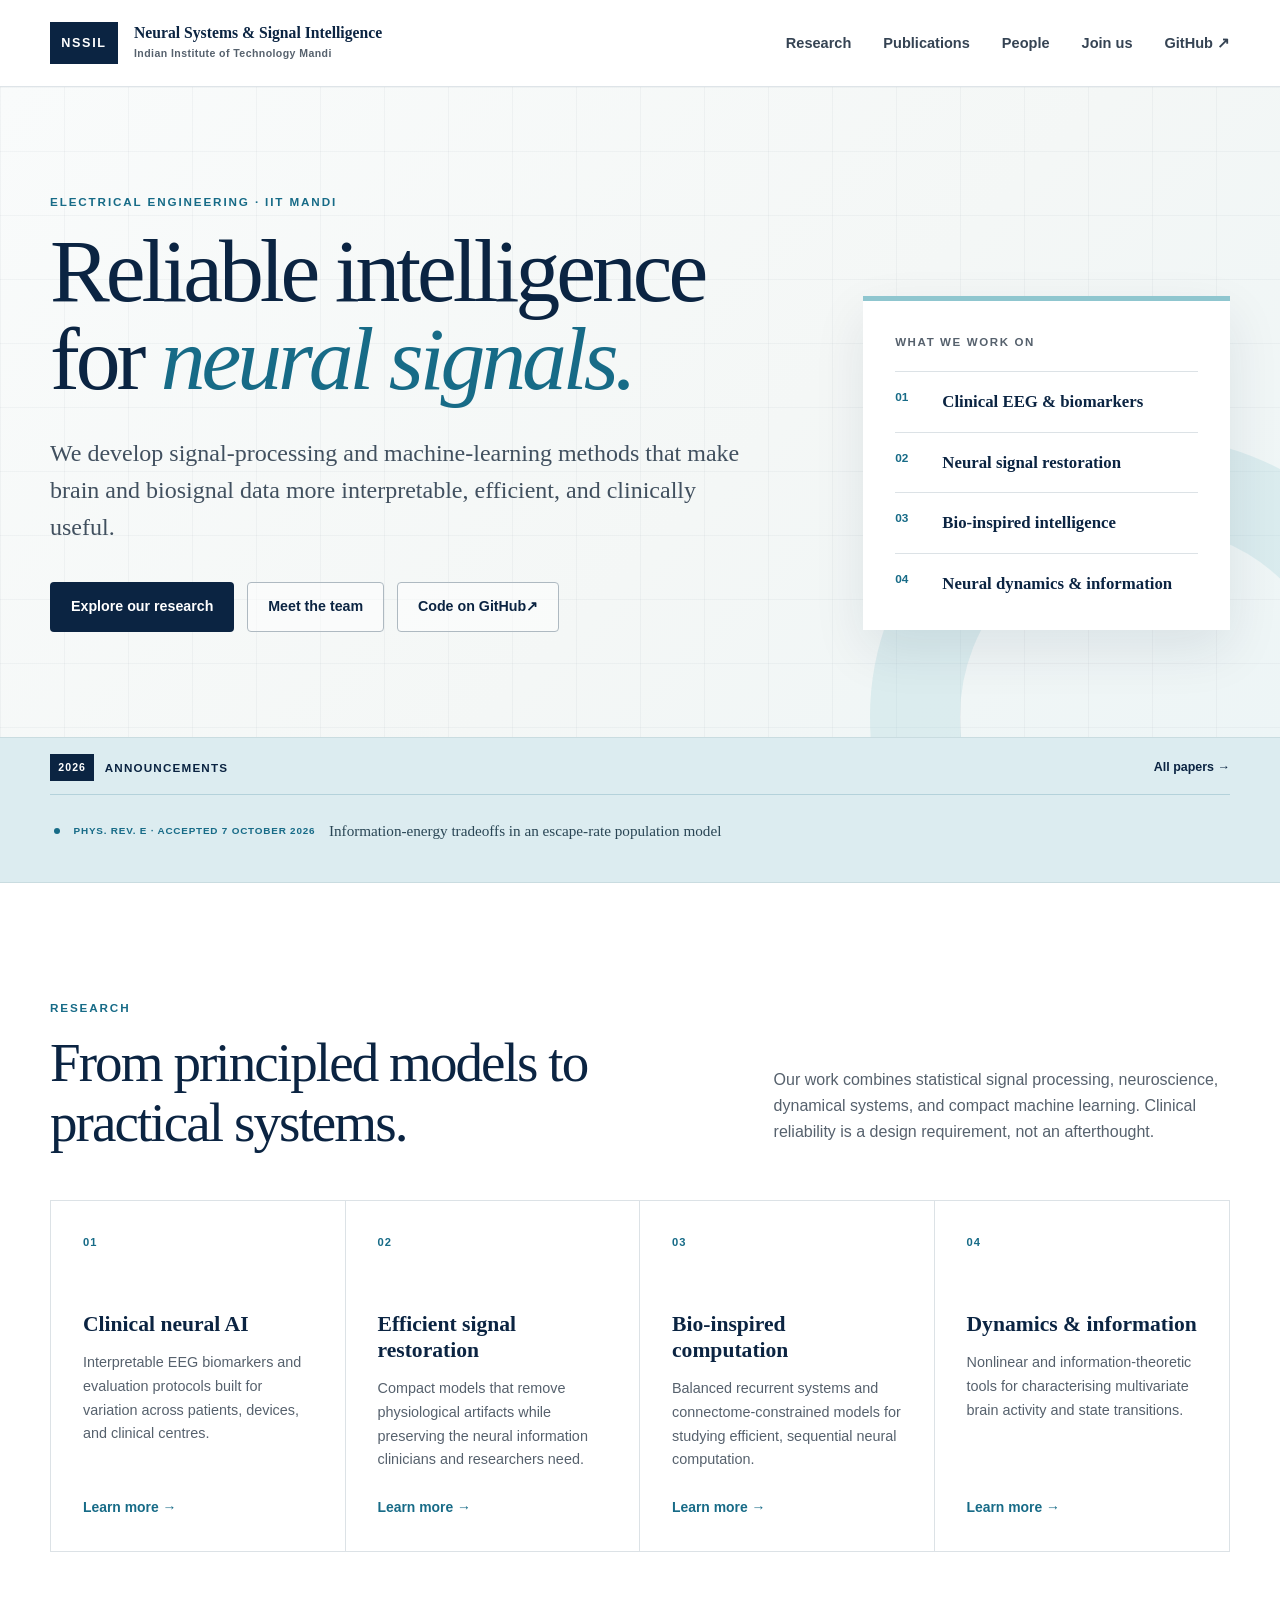
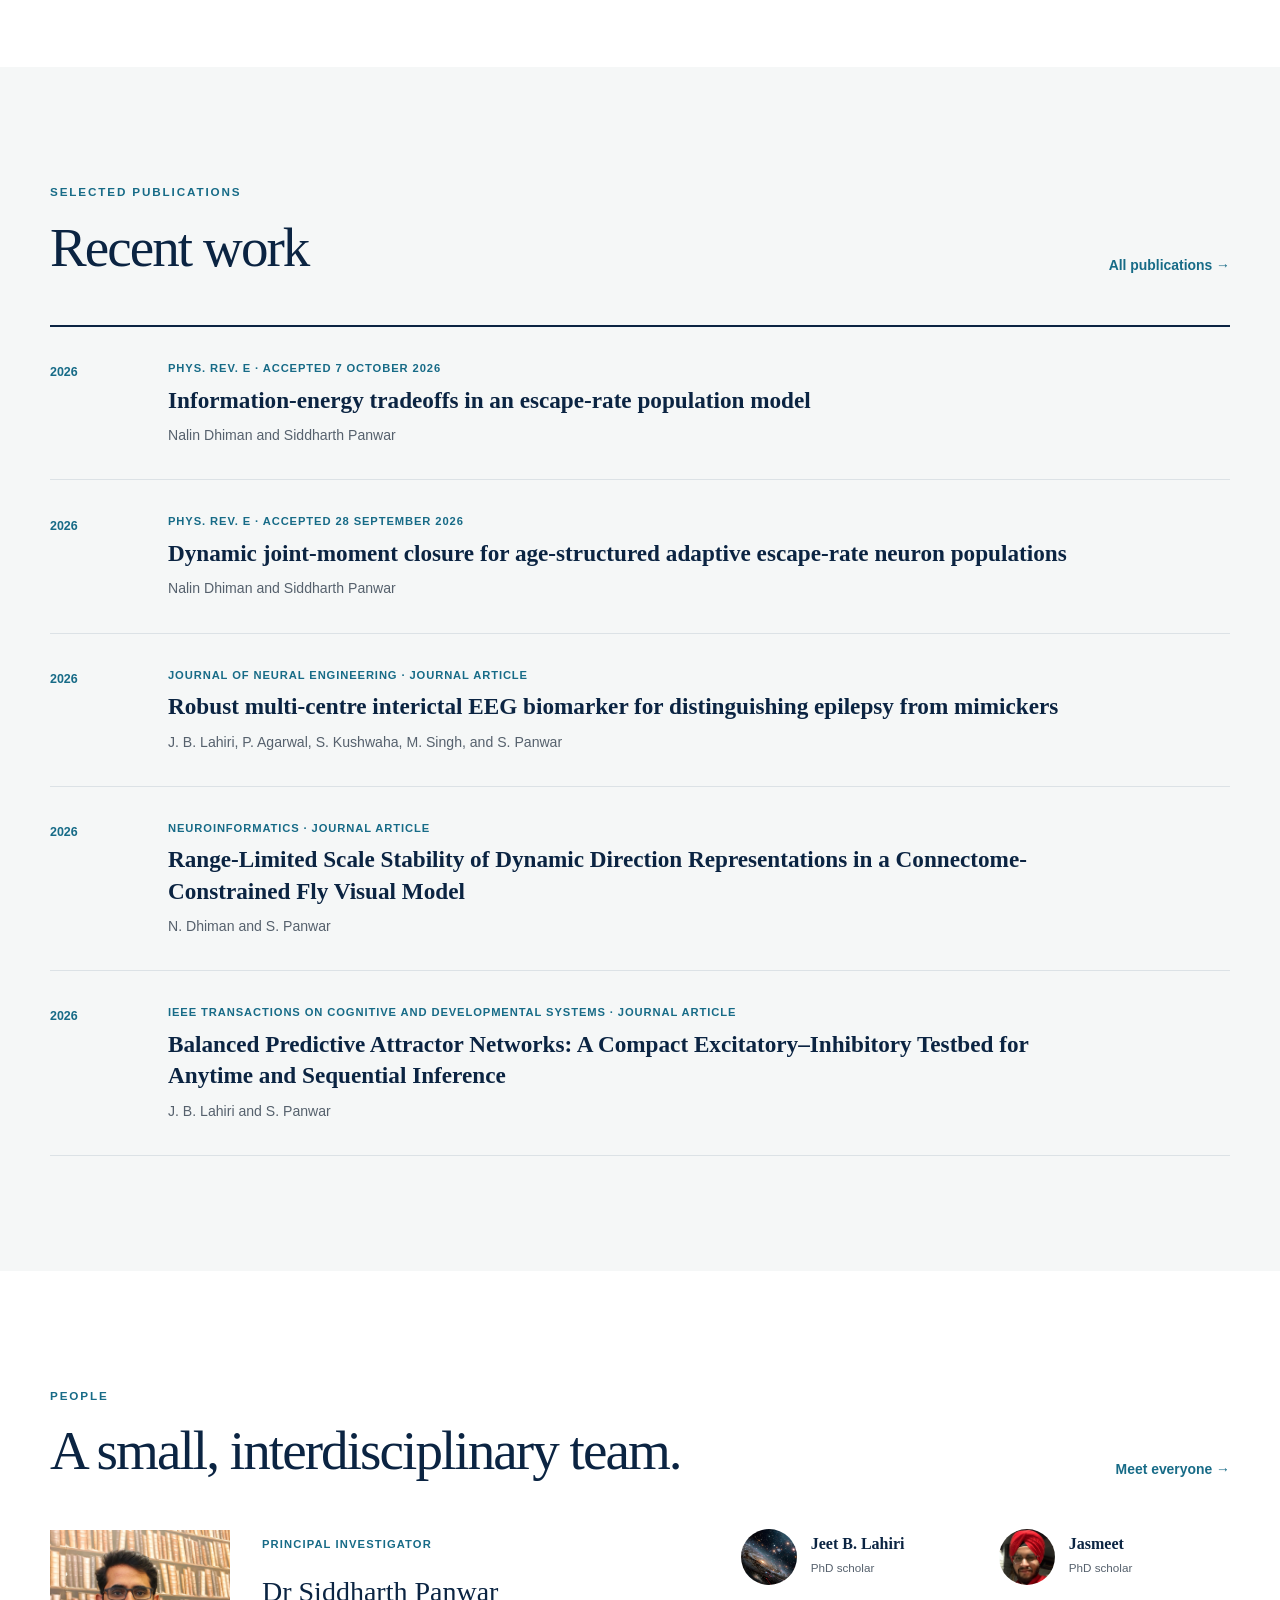
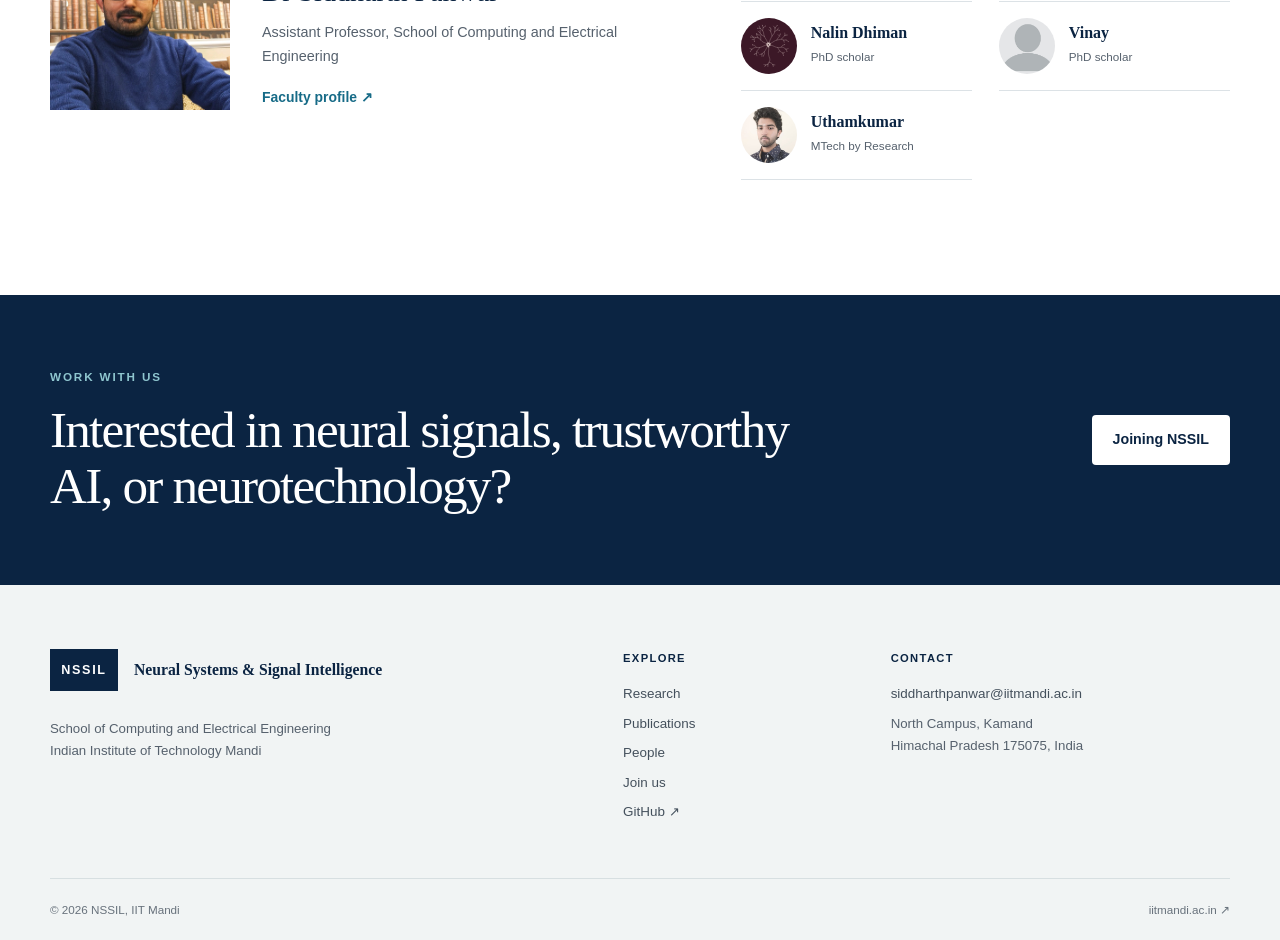
<file: index.html>
<!doctype html>
<html lang="en">
<head>
  <meta charset="utf-8">
  <meta name="viewport" content="width=device-width, initial-scale=1">
  <meta name="description" content="The Neural Systems and Signal Intelligence Laboratory at IIT Mandi develops reliable computational methods for neural signals, clinical EEG, and bio-inspired intelligence.">
  <meta property="og:title" content="NSSIL — IIT Mandi">
  <meta property="og:description" content="Reliable intelligence for neural signals, from theory to clinical translation.">
  <meta property="og:type" content="website">
  <meta property="og:url" content="https://labs.siddharthpanwar.com/">
  <meta property="og:image" content="https://labs.siddharthpanwar.com/lab_logo.png">
  <title>NSSIL — Neural Systems &amp; Signal Intelligence Laboratory</title>
  <link rel="stylesheet" href="styles.css">
</head>
<body>
  <a class="skip-link" href="#main">Skip to content</a>

  <header class="site-header">
    <div class="shell header-inner">
      <a class="brand" href="index.html" aria-label="NSSIL home">
        <span class="brand-mark">NSSIL</span>
        <span class="brand-copy">Neural Systems &amp; Signal Intelligence<br><small>Indian Institute of Technology Mandi</small></span>
      </a>
      <nav class="desktop-nav" aria-label="Primary navigation">
        <a href="research.html">Research</a>
        <a href="publications.html">Publications</a>
        <a href="people.html">People</a>
        <a href="join.html">Join us</a>
        <a href="https://github.com/NSSIL" aria-label="NSSIL on GitHub">GitHub <span aria-hidden="true">↗</span></a>
      </nav>
      <details class="mobile-nav">
        <summary aria-label="Open navigation">Menu</summary>
        <nav aria-label="Mobile navigation">
          <a href="research.html">Research</a>
          <a href="publications.html">Publications</a>
          <a href="people.html">People</a>
          <a href="join.html">Join us</a>
          <a href="https://github.com/NSSIL" aria-label="NSSIL on GitHub">GitHub <span aria-hidden="true">↗</span></a>
        </nav>
      </details>
    </div>
  </header>

  <main id="main">
    <section class="hero">
      <div class="shell hero-grid">
        <div class="hero-copy">
          <p class="eyebrow">Electrical Engineering · IIT Mandi</p>
          <h1>Reliable intelligence for <em>neural signals.</em></h1>
          <p class="lede">We develop signal-processing and machine-learning methods that make brain and biosignal data more interpretable, efficient, and clinically useful.</p>
          <div class="button-row">
            <a class="button button-primary" href="research.html">Explore our research</a>
            <a class="button button-secondary" href="people.html">Meet the team</a>
            <a class="button button-secondary" href="https://github.com/NSSIL">Code on GitHub <span aria-hidden="true">↗</span></a>
          </div>
        </div>
        <aside class="hero-panel" aria-label="Laboratory focus">
          <p class="panel-kicker">What we work on</p>
          <ol class="focus-list">
            <li><span>01</span><strong>Clinical EEG &amp; biomarkers</strong></li>
            <li><span>02</span><strong>Neural signal restoration</strong></li>
            <li><span>03</span><strong>Bio-inspired intelligence</strong></li>
            <li><span>04</span><strong>Neural dynamics &amp; information</strong></li>
          </ol>
        </aside>
      </div>
    </section>

    <section class="bulletin" aria-label="2026 accepted papers">
      <div class="shell bulletin-inner">
        <div class="bulletin-heading">
          <span class="bulletin-year">2026</span>
          <strong>Announcements</strong>
        </div>
        <div class="bulletin-viewport" aria-live="off">
          <div class="bulletin-track">
            <div class="bulletin-set">
              <a class="bulletin-item" href="https://doi.org/10.1103/nr7w-18m6"><span>Phys. Rev. E · Accepted 7 October 2026</span> Information-energy tradeoffs in an escape-rate population model</a>
              <a class="bulletin-item" href="https://doi.org/10.1103/xvf8-2z8x"><span>Phys. Rev. E · Accepted 28 September 2026</span> Dynamic joint-moment closure for age-structured adaptive escape-rate neuron populations</a>
              <a class="bulletin-item" href="https://link.springer.com/article/10.1007/s12021-026-09811-3"><span>Neuroinformatics</span> Range-Limited Scale Stability of Dynamic Direction Representations in a Connectome-Constrained Fly Visual Model</a>
              <a class="bulletin-item" href="https://www.sciencedirect.com/science/article/pii/S0378437126005091"><span>Physica A</span> Flow Condensation and Nonlinear Fragility in Spatially Embedded Directed Networks</a>
              <a class="bulletin-item" href="https://www.nature.com/articles/s41598-026-52140-3"><span>Scientific Reports</span> Energy-Efficient Information Processing and Eligibility-Trace Plasticity in the Drosophila Optic Lobe Connectome</a>
              <a class="bulletin-item" href="https://ieeexplore.ieee.org/abstract/document/11557092/"><span>IEEE TCDS</span> Balanced Predictive Attractor Networks: A Compact Excitatory–Inhibitory Testbed for Anytime and Sequential Inference</a>
              <a class="bulletin-item" href="https://iopscience.iop.org/article/10.1088/1741-2552/ae7906/meta"><span>Journal of Neural Engineering</span> Robust Multi-Centre Interictal EEG Biomarker for Distinguishing Epilepsy from Mimickers</a>
              <a class="bulletin-item" href="https://ieeexplore.ieee.org/abstract/document/11462844/"><span>ICASSP</span> Femtomodels for EEG Artifact Removal: A Parameter Lower-Bound for Generalisable EOG Denoising</a>
            </div>
            <div class="bulletin-set" aria-hidden="true">
              <span class="bulletin-item"><span>Phys. Rev. E · Accepted 7 October 2026</span> Information-energy tradeoffs in an escape-rate population model</span>
              <span class="bulletin-item"><span>Phys. Rev. E · Accepted 28 September 2026</span> Dynamic joint-moment closure for age-structured adaptive escape-rate neuron populations</span>
              <span class="bulletin-item"><span>Neuroinformatics</span> Range-Limited Scale Stability of Dynamic Direction Representations in a Connectome-Constrained Fly Visual Model</span>
              <span class="bulletin-item"><span>Physica A</span> Flow Condensation and Nonlinear Fragility in Spatially Embedded Directed Networks</span>
              <span class="bulletin-item"><span>Scientific Reports</span> Energy-Efficient Information Processing and Eligibility-Trace Plasticity in the Drosophila Optic Lobe Connectome</span>
              <span class="bulletin-item"><span>IEEE TCDS</span> Balanced Predictive Attractor Networks: A Compact Excitatory–Inhibitory Testbed for Anytime and Sequential Inference</span>
              <span class="bulletin-item"><span>Journal of Neural Engineering</span> Robust Multi-Centre Interictal EEG Biomarker for Distinguishing Epilepsy from Mimickers</span>
              <span class="bulletin-item"><span>ICASSP</span> Femtomodels for EEG Artifact Removal: A Parameter Lower-Bound for Generalisable EOG Denoising</span>
            </div>
          </div>
        </div>
        <a class="bulletin-all" href="publications.html#year-2026">All papers <span aria-hidden="true">→</span></a>
      </div>
    </section>

    <section class="section">
      <div class="shell">
        <div class="section-heading split-heading">
          <div>
            <p class="eyebrow">Research</p>
            <h2>From principled models to practical systems.</h2>
          </div>
          <p>Our work combines statistical signal processing, neuroscience, dynamical systems, and compact machine learning. Clinical reliability is a design requirement, not an afterthought.</p>
        </div>
        <div class="research-grid">
          <article class="research-card">
            <span class="card-index">01</span>
            <h3>Clinical neural AI</h3>
            <p>Interpretable EEG biomarkers and evaluation protocols built for variation across patients, devices, and clinical centres.</p>
            <a class="text-link" href="research.html#clinical-ai">Learn more <span aria-hidden="true">→</span></a>
          </article>
          <article class="research-card">
            <span class="card-index">02</span>
            <h3>Efficient signal restoration</h3>
            <p>Compact models that remove physiological artifacts while preserving the neural information clinicians and researchers need.</p>
            <a class="text-link" href="research.html#restoration">Learn more <span aria-hidden="true">→</span></a>
          </article>
          <article class="research-card">
            <span class="card-index">03</span>
            <h3>Bio-inspired computation</h3>
            <p>Balanced recurrent systems and connectome-constrained models for studying efficient, sequential neural computation.</p>
            <a class="text-link" href="research.html#bio-inspired">Learn more <span aria-hidden="true">→</span></a>
          </article>
          <article class="research-card">
            <span class="card-index">04</span>
            <h3>Dynamics &amp; information</h3>
            <p>Nonlinear and information-theoretic tools for characterising multivariate brain activity and state transitions.</p>
            <a class="text-link" href="research.html#dynamics">Learn more <span aria-hidden="true">→</span></a>
          </article>
        </div>
      </div>
    </section>

    <section class="section section-tint">
      <div class="shell">
        <div class="section-heading heading-with-link">
          <div>
            <p class="eyebrow">Selected publications</p>
            <h2>Recent work</h2>
          </div>
          <a class="text-link" href="publications.html">All publications <span aria-hidden="true">→</span></a>
        </div>
        <div class="publication-list">
          <article class="publication-row">
            <div class="publication-year">2026</div>
            <div>
              <p class="publication-meta">Phys. Rev. E · Accepted 7 October 2026</p>
              <h3><a href="https://doi.org/10.1103/nr7w-18m6">Information-energy tradeoffs in an escape-rate population model</a></h3>
              <p>Nalin Dhiman and Siddharth Panwar</p>
            </div>
          </article>
          <article class="publication-row">
            <div class="publication-year">2026</div>
            <div>
              <p class="publication-meta">Phys. Rev. E · Accepted 28 September 2026</p>
              <h3><a href="https://doi.org/10.1103/xvf8-2z8x">Dynamic joint-moment closure for age-structured adaptive escape-rate neuron populations</a></h3>
              <p>Nalin Dhiman and Siddharth Panwar</p>
            </div>
          </article>
          <article class="publication-row">
            <div class="publication-year">2026</div>
            <div>
              <p class="publication-meta">Journal of Neural Engineering · Journal article</p>
              <h3><a href="https://iopscience.iop.org/article/10.1088/1741-2552/ae7906/meta">Robust multi-centre interictal EEG biomarker for distinguishing epilepsy from mimickers</a></h3>
              <p>J. B. Lahiri, P. Agarwal, S. Kushwaha, M. Singh, and S. Panwar</p>
            </div>
          </article>
          <article class="publication-row">
            <div class="publication-year">2026</div>
            <div>
              <p class="publication-meta">Neuroinformatics · Journal article</p>
              <h3><a href="https://link.springer.com/article/10.1007/s12021-026-09811-3">Range-Limited Scale Stability of Dynamic Direction Representations in a Connectome-Constrained Fly Visual Model</a></h3>
              <p>N. Dhiman and S. Panwar</p>
            </div>
          </article>
          <article class="publication-row">
            <div class="publication-year">2026</div>
            <div>
              <p class="publication-meta">IEEE Transactions on Cognitive and Developmental Systems · Journal article</p>
              <h3><a href="https://ieeexplore.ieee.org/abstract/document/11557092/">Balanced Predictive Attractor Networks: A Compact Excitatory–Inhibitory Testbed for Anytime and Sequential Inference</a></h3>
              <p>J. B. Lahiri and S. Panwar</p>
            </div>
          </article>
        </div>
      </div>
    </section>

    <section class="section">
      <div class="shell">
        <div class="section-heading heading-with-link">
          <div>
            <p class="eyebrow">People</p>
            <h2>A small, interdisciplinary team.</h2>
          </div>
          <a class="text-link" href="people.html">Meet everyone <span aria-hidden="true">→</span></a>
        </div>
        <div class="people-preview">
          <article class="pi-preview">
            <img src="siddharth.jpeg" alt="Dr Siddharth Panwar">
            <div>
              <p class="role">Principal investigator</p>
              <h3>Dr Siddharth Panwar</h3>
              <p>Assistant Professor, School of Computing and Electrical Engineering</p>
              <a class="text-link" href="https://siddharthpanwar.com">Faculty profile <span aria-hidden="true">↗</span></a>
            </div>
          </article>
          <div class="student-preview" aria-label="Student researchers">
            <a href="people/jeet-lahiri.html"><img src="jeet.jpeg" alt=""><span><strong>Jeet B. Lahiri</strong><small>PhD scholar</small></span></a>
            <a href="people/jasmeet.html"><img src="jasmeet.jpeg" alt=""><span><strong>Jasmeet</strong><small>PhD scholar</small></span></a>
            <a href="people/nalin-dhiman.html"><img src="people/nalin-neural-mark.svg" alt=""><span><strong>Nalin Dhiman</strong><small>PhD scholar</small></span></a>
            <a href="people/vinay.html"><img src="vinay.jpeg" alt=""><span><strong>Vinay</strong><small>PhD scholar</small></span></a>
            <a href="people/uthamkumar.html"><img src="utham.jpeg" alt=""><span><strong>Uthamkumar</strong><small>MTech by Research</small></span></a>
          </div>
        </div>
      </div>
    </section>

    <section class="cta-band">
      <div class="shell cta-inner">
        <div>
          <p class="eyebrow">Work with us</p>
          <h2>Interested in neural signals, trustworthy AI, or neurotechnology?</h2>
        </div>
        <a class="button button-light" href="join.html">Joining NSSIL</a>
      </div>
    </section>
  </main>

  <footer class="site-footer">
    <div class="shell footer-grid">
      <div>
        <a class="brand footer-brand" href="index.html"><span class="brand-mark">NSSIL</span><span class="brand-copy">Neural Systems &amp; Signal Intelligence</span></a>
        <p>School of Computing and Electrical Engineering<br>Indian Institute of Technology Mandi</p>
      </div>
      <div><h2>Explore</h2><a href="research.html">Research</a><a href="publications.html">Publications</a><a href="people.html">People</a><a href="join.html">Join us</a><a href="https://github.com/NSSIL" aria-label="NSSIL on GitHub">GitHub <span aria-hidden="true">↗</span></a></div>
      <div><h2>Contact</h2><a href="mailto:siddharthpanwar@iitmandi.ac.in">siddharthpanwar@iitmandi.ac.in</a><p>North Campus, Kamand<br>Himachal Pradesh 175075, India</p></div>
    </div>
    <div class="shell footer-bottom"><span>© 2026 NSSIL, IIT Mandi</span><a href="https://www.iitmandi.ac.in/">iitmandi.ac.in <span aria-hidden="true">↗</span></a></div>
  </footer>
</body>
</html>
</file>
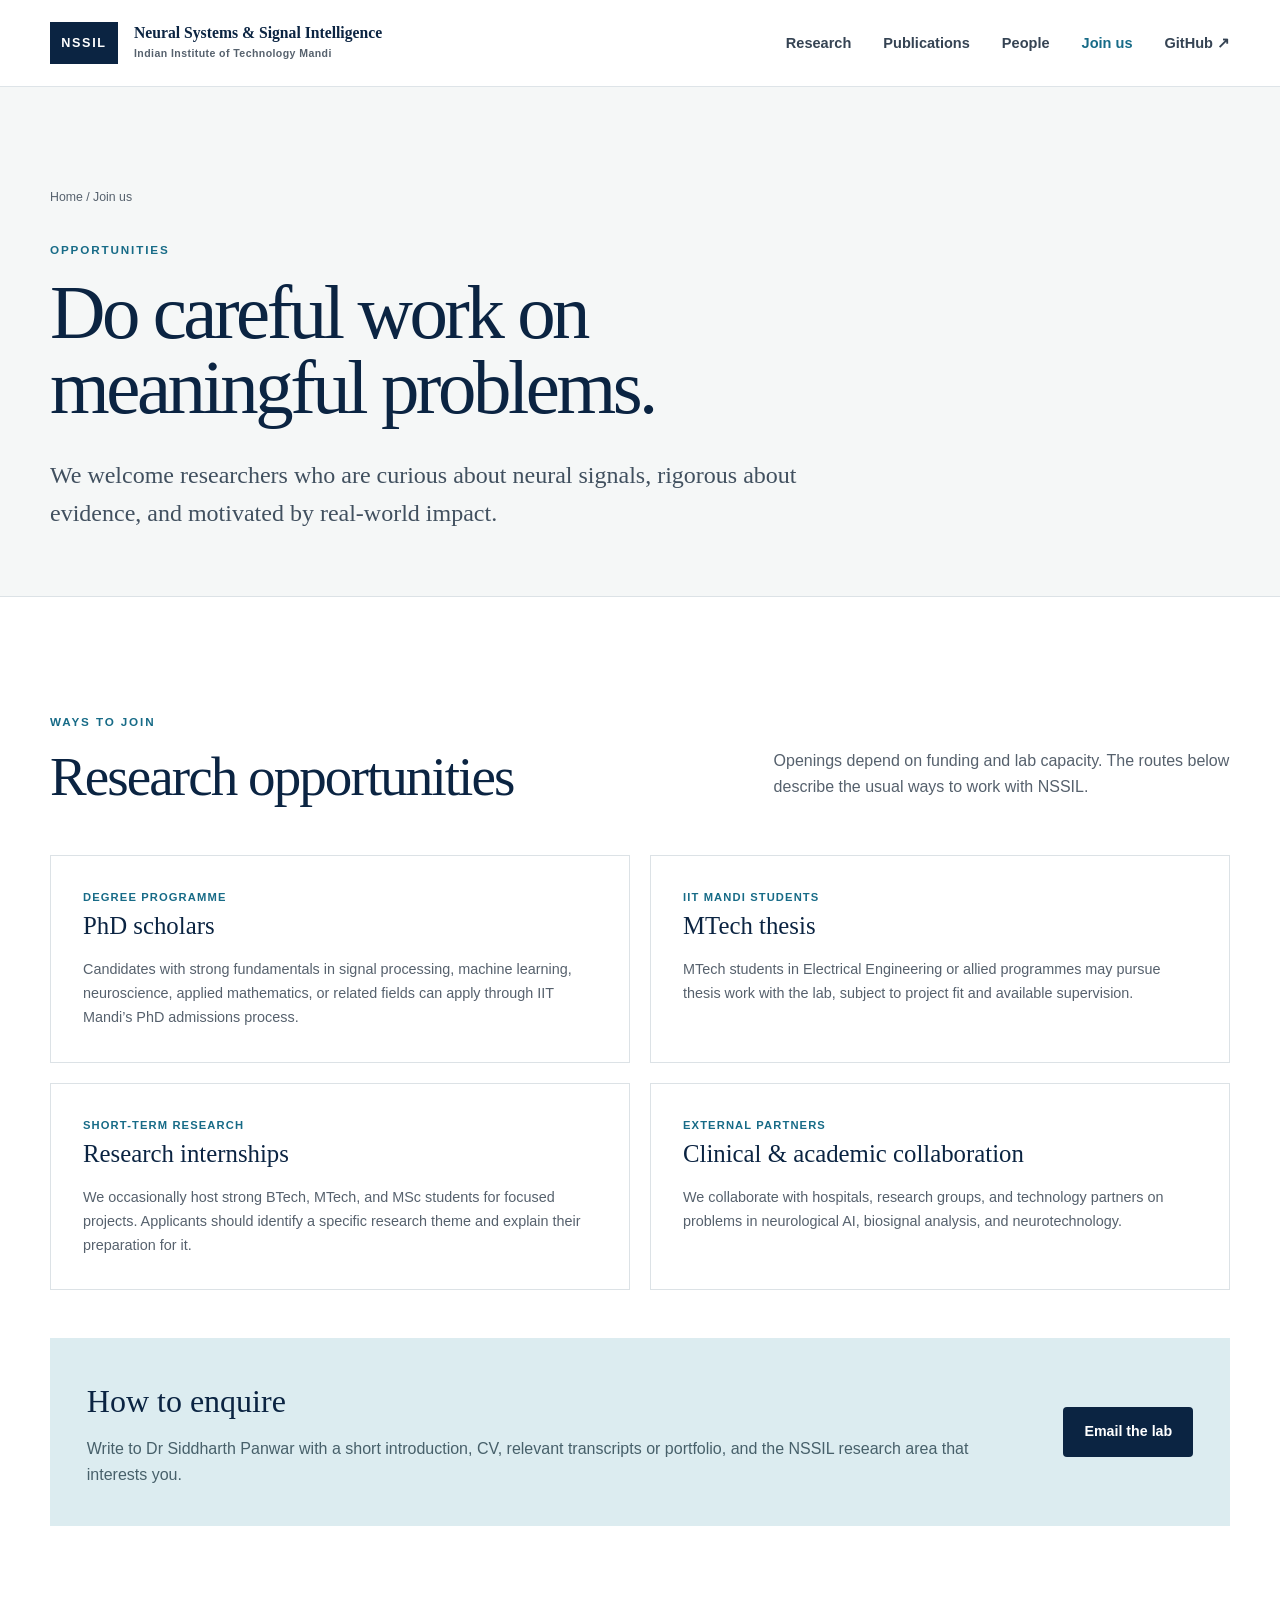
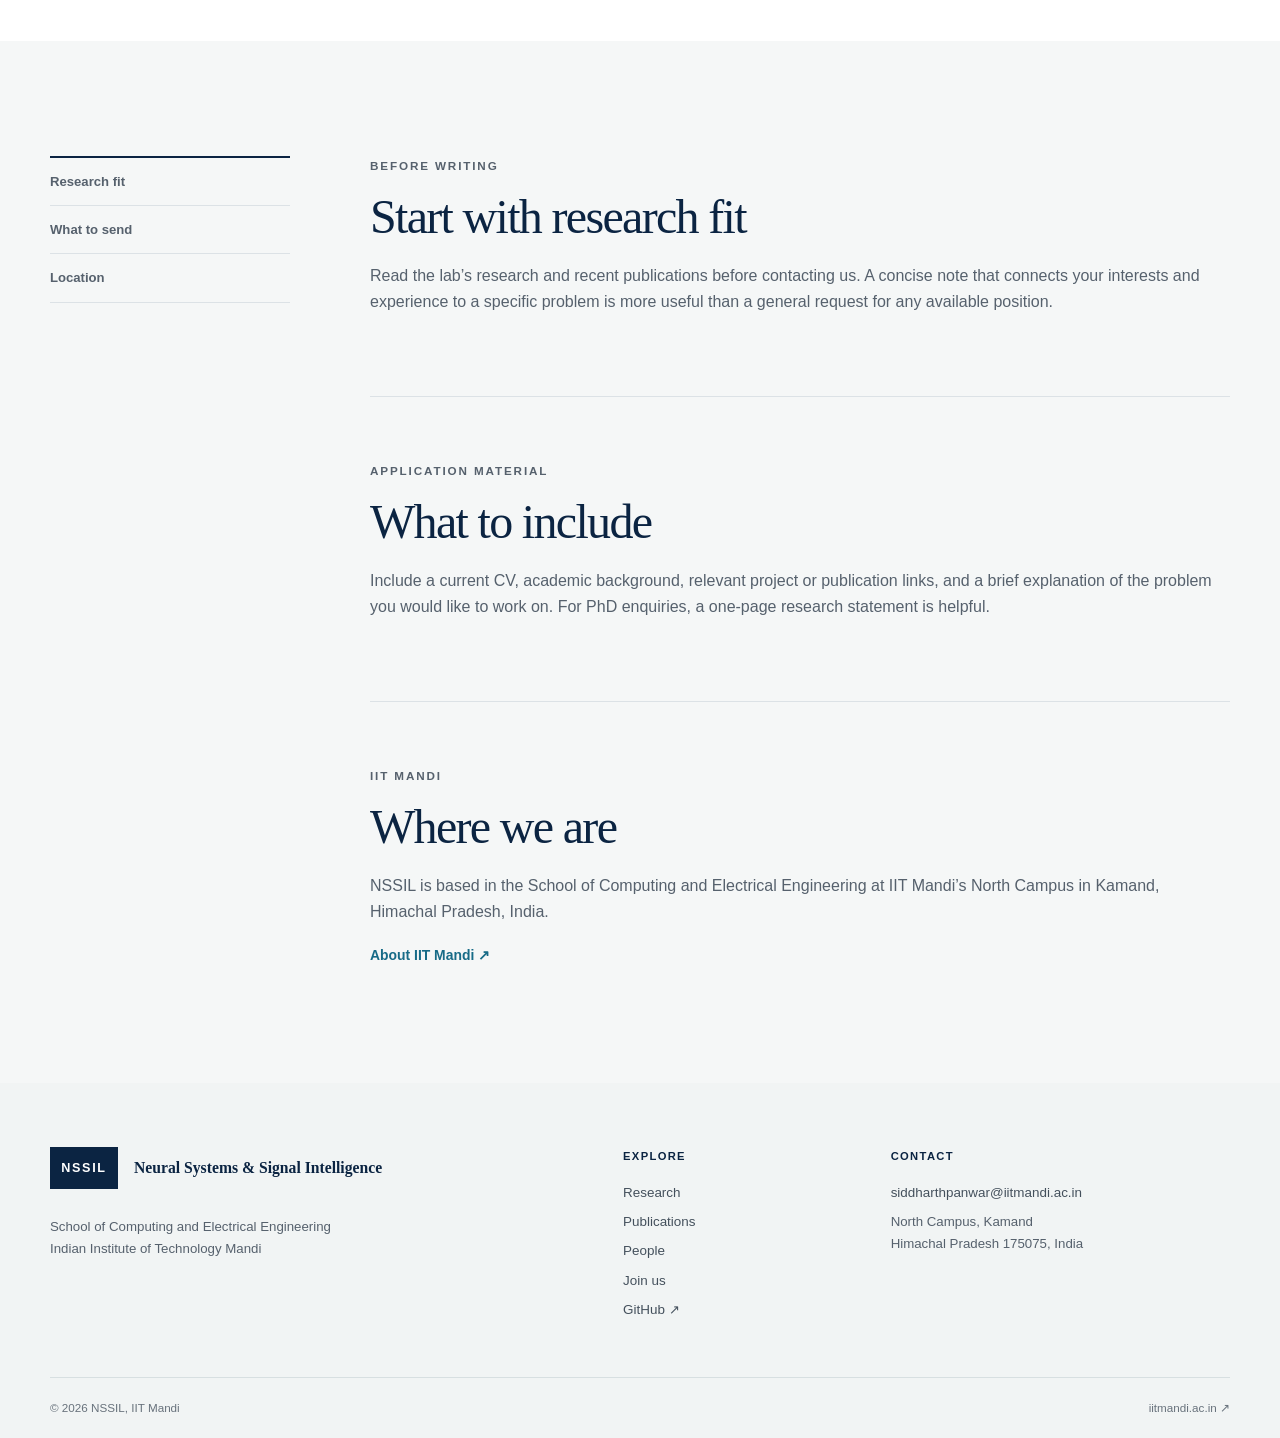
<file: join.html>
<!doctype html>
<html lang="en">
<head>
  <meta charset="utf-8"><meta name="viewport" content="width=device-width, initial-scale=1"><meta name="description" content="Opportunities for PhD students, MTech thesis students, interns, and collaborators at NSSIL, IIT Mandi."><title>Join us — NSSIL</title><link rel="stylesheet" href="styles.css">
</head>
<body>
  <a class="skip-link" href="#main">Skip to content</a>
  <header class="site-header"><div class="shell header-inner"><a class="brand" href="index.html" aria-label="NSSIL home"><span class="brand-mark">NSSIL</span><span class="brand-copy">Neural Systems &amp; Signal Intelligence<br><small>Indian Institute of Technology Mandi</small></span></a><nav class="desktop-nav" aria-label="Primary navigation"><a href="research.html">Research</a><a href="publications.html">Publications</a><a href="people.html">People</a><a href="join.html" aria-current="page">Join us</a><a href="https://github.com/NSSIL" aria-label="NSSIL on GitHub">GitHub <span aria-hidden="true">↗</span></a></nav><details class="mobile-nav"><summary aria-label="Open navigation">Menu</summary><nav aria-label="Mobile navigation"><a href="research.html">Research</a><a href="publications.html">Publications</a><a href="people.html">People</a><a href="join.html" aria-current="page">Join us</a><a href="https://github.com/NSSIL" aria-label="NSSIL on GitHub">GitHub <span aria-hidden="true">↗</span></a></nav></details></div></header>
  <main id="main">
    <section class="page-hero"><div class="shell"><p class="breadcrumb"><a href="index.html">Home</a> / Join us</p><p class="eyebrow">Opportunities</p><h1>Do careful work on meaningful problems.</h1><p class="lede">We welcome researchers who are curious about neural signals, rigorous about evidence, and motivated by real-world impact.</p></div></section>
    <section class="section"><div class="shell"><div class="section-heading split-heading"><div><p class="eyebrow">Ways to join</p><h2>Research opportunities</h2></div><p>Openings depend on funding and lab capacity. The routes below describe the usual ways to work with NSSIL.</p></div><div class="opportunity-grid">
      <article class="opportunity"><p class="role">Degree programme</p><h2>PhD scholars</h2><p>Candidates with strong fundamentals in signal processing, machine learning, neuroscience, applied mathematics, or related fields can apply through IIT Mandi’s PhD admissions process.</p></article>
      <article class="opportunity"><p class="role">IIT Mandi students</p><h2>MTech thesis</h2><p>MTech students in Electrical Engineering or allied programmes may pursue thesis work with the lab, subject to project fit and available supervision.</p></article>
      <article class="opportunity"><p class="role">Short-term research</p><h2>Research internships</h2><p>We occasionally host strong BTech, MTech, and MSc students for focused projects. Applicants should identify a specific research theme and explain their preparation for it.</p></article>
      <article class="opportunity"><p class="role">External partners</p><h2>Clinical &amp; academic collaboration</h2><p>We collaborate with hospitals, research groups, and technology partners on problems in neurological AI, biosignal analysis, and neurotechnology.</p></article>
    </div><div class="contact-box"><div><h2>How to enquire</h2><p>Write to Dr Siddharth Panwar with a short introduction, CV, relevant transcripts or portfolio, and the NSSIL research area that interests you.</p></div><a class="button button-primary" href="mailto:siddharthpanwar@iitmandi.ac.in?subject=Prospective%20NSSIL%20researcher">Email the lab</a></div></div></section>
    <section class="section section-tint"><div class="shell content-layout"><aside class="sidebar-nav" aria-label="Application guidance"><a href="#fit">Research fit</a><a href="#prepare">What to send</a><a href="#location">Location</a></aside><div class="content-main"><section id="fit"><p class="eyebrow">Before writing</p><h2>Start with research fit</h2><p>Read the lab’s research and recent publications before contacting us. A concise note that connects your interests and experience to a specific problem is more useful than a general request for any available position.</p></section><section id="prepare"><p class="eyebrow">Application material</p><h2>What to include</h2><p>Include a current CV, academic background, relevant project or publication links, and a brief explanation of the problem you would like to work on. For PhD enquiries, a one-page research statement is helpful.</p></section><section id="location"><p class="eyebrow">IIT Mandi</p><h2>Where we are</h2><p>NSSIL is based in the School of Computing and Electrical Engineering at IIT Mandi’s North Campus in Kamand, Himachal Pradesh, India.</p><a class="text-link" href="https://www.iitmandi.ac.in/">About IIT Mandi ↗</a></section></div></div></section>
  </main>
  <footer class="site-footer"><div class="shell footer-grid"><div><a class="brand footer-brand" href="index.html"><span class="brand-mark">NSSIL</span><span class="brand-copy">Neural Systems &amp; Signal Intelligence</span></a><p>School of Computing and Electrical Engineering<br>Indian Institute of Technology Mandi</p></div><div><h2>Explore</h2><a href="research.html">Research</a><a href="publications.html">Publications</a><a href="people.html">People</a><a href="join.html">Join us</a><a href="https://github.com/NSSIL" aria-label="NSSIL on GitHub">GitHub <span aria-hidden="true">↗</span></a></div><div><h2>Contact</h2><a href="mailto:siddharthpanwar@iitmandi.ac.in">siddharthpanwar@iitmandi.ac.in</a><p>North Campus, Kamand<br>Himachal Pradesh 175075, India</p></div></div><div class="shell footer-bottom"><span>© 2026 NSSIL, IIT Mandi</span><a href="https://www.iitmandi.ac.in/">iitmandi.ac.in ↗</a></div></footer>
</body></html>
</file>
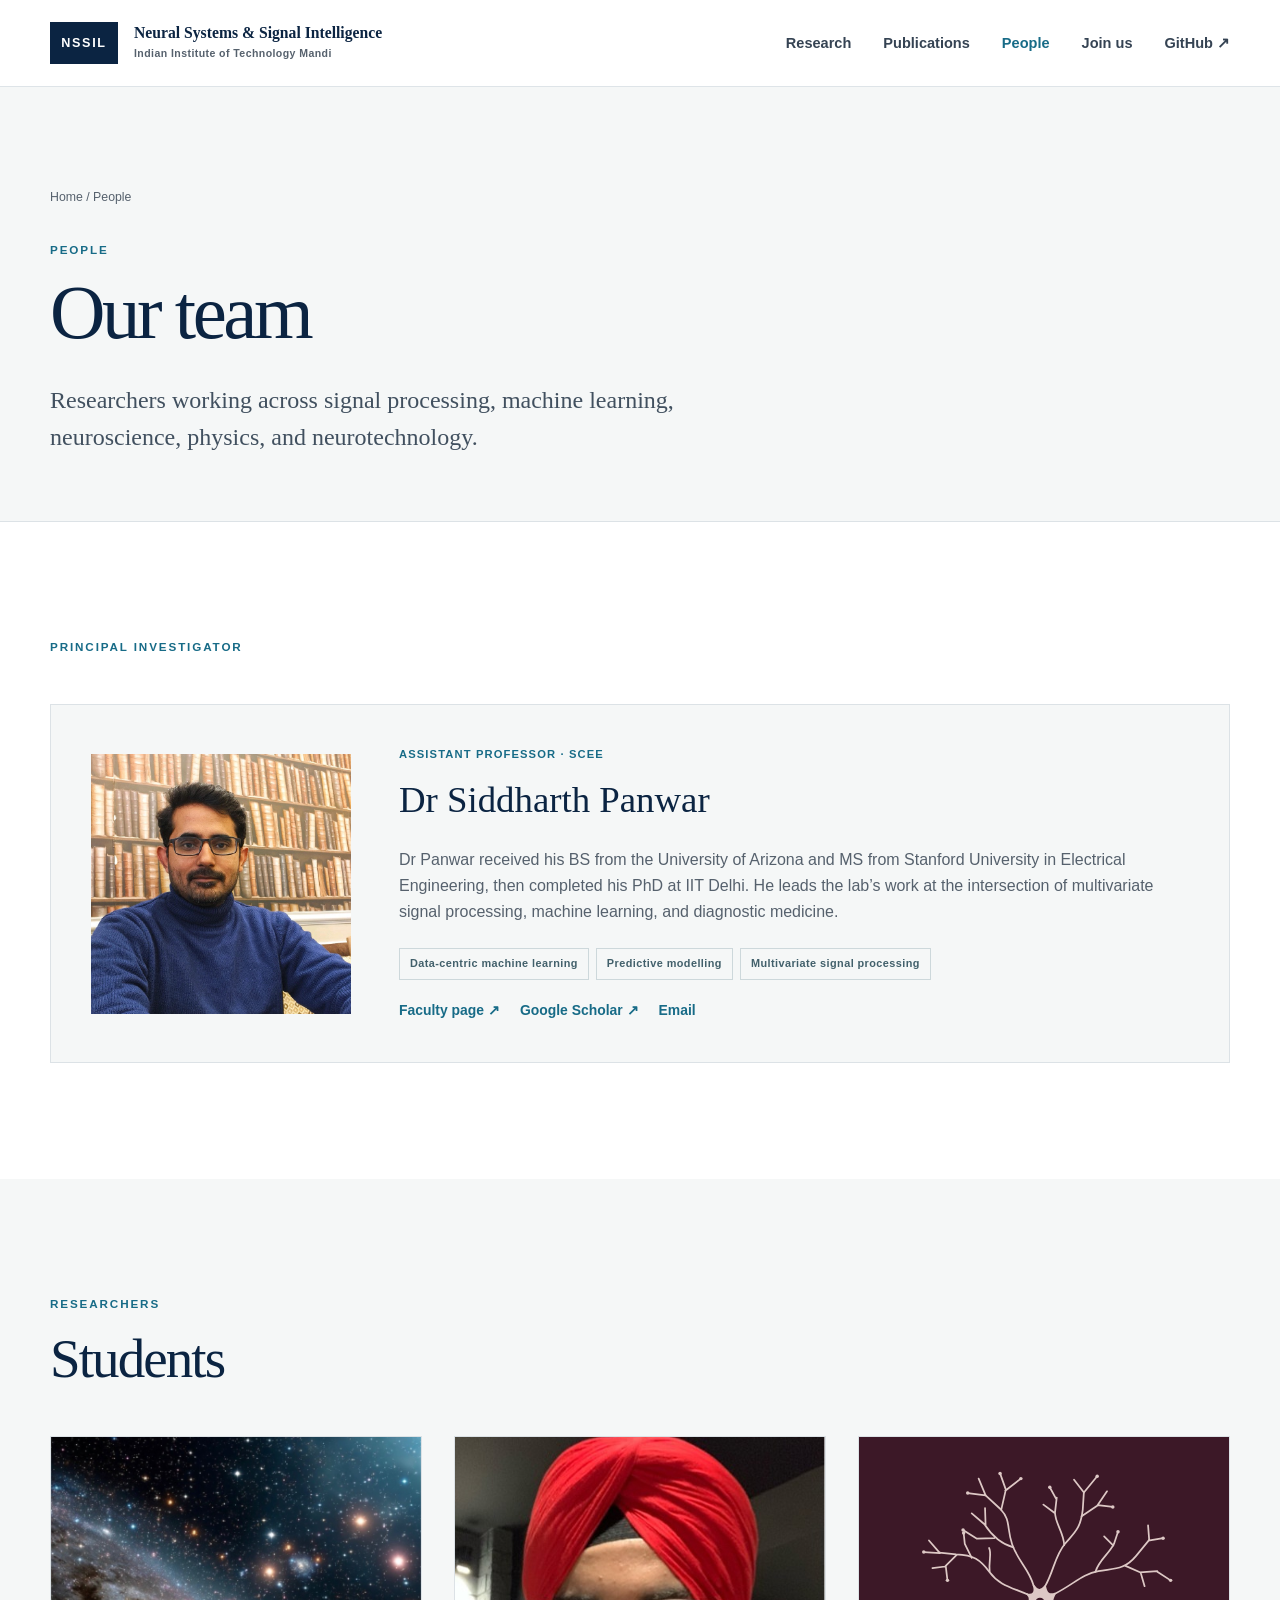
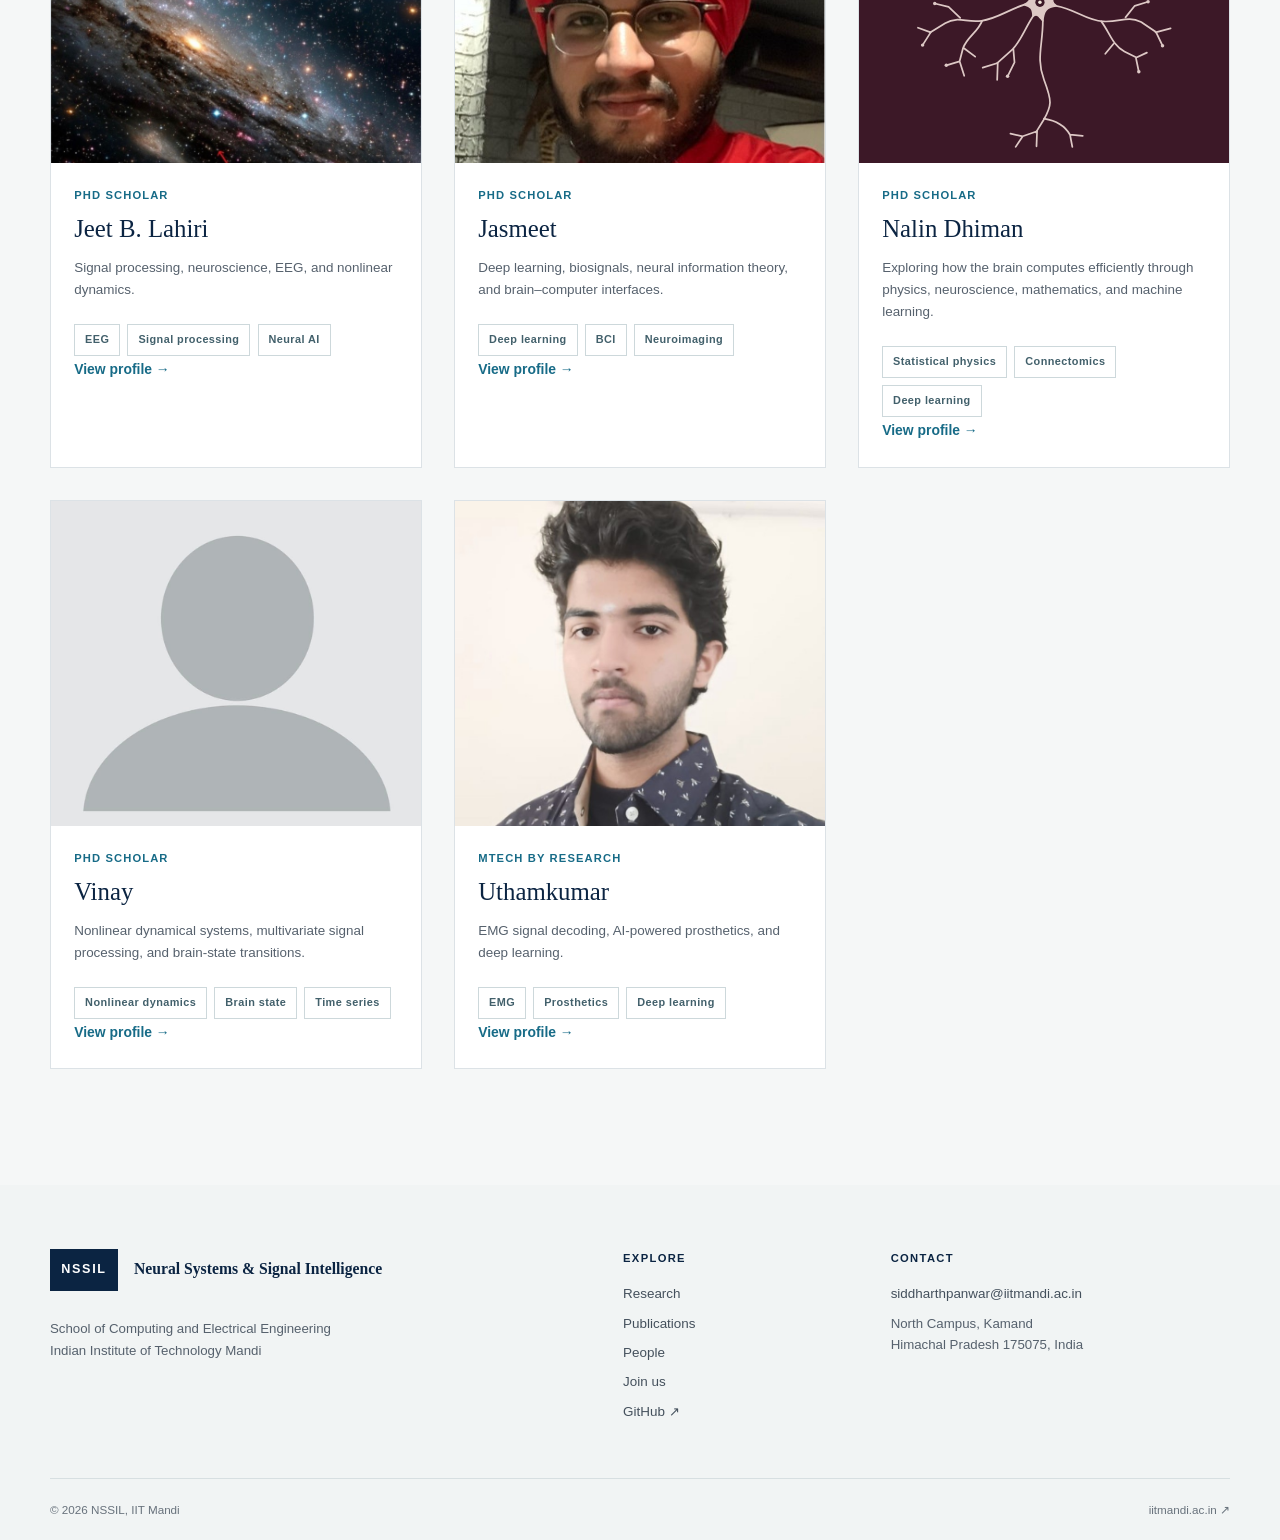
<file: people.html>
<!doctype html>
<html lang="en">
<head>
  <meta charset="utf-8"><meta name="viewport" content="width=device-width, initial-scale=1"><meta name="description" content="Meet the researchers of the Neural Systems and Signal Intelligence Laboratory at IIT Mandi."><title>People — NSSIL</title><link rel="stylesheet" href="styles.css">
</head>
<body>
  <a class="skip-link" href="#main">Skip to content</a>
  <header class="site-header"><div class="shell header-inner"><a class="brand" href="index.html" aria-label="NSSIL home"><span class="brand-mark">NSSIL</span><span class="brand-copy">Neural Systems &amp; Signal Intelligence<br><small>Indian Institute of Technology Mandi</small></span></a><nav class="desktop-nav" aria-label="Primary navigation"><a href="research.html">Research</a><a href="publications.html">Publications</a><a href="people.html" aria-current="page">People</a><a href="join.html">Join us</a><a href="https://github.com/NSSIL" aria-label="NSSIL on GitHub">GitHub <span aria-hidden="true">↗</span></a></nav><details class="mobile-nav"><summary aria-label="Open navigation">Menu</summary><nav aria-label="Mobile navigation"><a href="research.html">Research</a><a href="publications.html">Publications</a><a href="people.html" aria-current="page">People</a><a href="join.html">Join us</a><a href="https://github.com/NSSIL" aria-label="NSSIL on GitHub">GitHub <span aria-hidden="true">↗</span></a></nav></details></div></header>
  <main id="main">
    <section class="page-hero"><div class="shell"><p class="breadcrumb"><a href="index.html">Home</a> / People</p><p class="eyebrow">People</p><h1>Our team</h1><p class="lede">Researchers working across signal processing, machine learning, neuroscience, physics, and neurotechnology.</p></div></section>
    <section class="section"><div class="shell"><div class="section-heading"><p class="eyebrow">Principal investigator</p></div><article class="pi-card"><img src="siddharth.jpeg" alt="Dr Siddharth Panwar"><div><p class="role">Assistant Professor · SCEE</p><h2>Dr Siddharth Panwar</h2><p>Dr Panwar received his BS from the University of Arizona and MS from Stanford University in Electrical Engineering, then completed his PhD at IIT Delhi. He leads the lab’s work at the intersection of multivariate signal processing, machine learning, and diagnostic medicine.</p><div class="topic-list"><span>Data-centric machine learning</span><span>Predictive modelling</span><span>Multivariate signal processing</span></div><div class="link-row"><a class="text-link" href="https://faculty.iitmandi.ac.in/~siddharthpanwar/">Faculty page ↗</a><a class="text-link" href="https://scholar.google.com/citations?user=X1PTp24AAAAJ&amp;hl=en">Google Scholar ↗</a><a class="text-link" href="mailto:siddharthpanwar@iitmandi.ac.in">Email</a></div></div></article></div></section>
    <section class="section section-tint"><div class="shell"><div class="section-heading"><p class="eyebrow">Researchers</p><h2>Students</h2></div><div class="people-grid">
      <article class="person-card"><a href="people/jeet-lahiri.html"><img src="jeet.jpeg" alt="Jeet B. Lahiri"></a><div class="person-card-body"><p class="role">PhD scholar</p><h3><a href="people/jeet-lahiri.html">Jeet B. Lahiri</a></h3><p>Signal processing, neuroscience, EEG, and nonlinear dynamics.</p><div class="topic-list"><span>EEG</span><span>Signal processing</span><span>Neural AI</span></div><a class="text-link" href="people/jeet-lahiri.html">View profile →</a></div></article>
      <article class="person-card"><a href="people/jasmeet.html"><img src="jasmeet.jpeg" alt="Jasmeet"></a><div class="person-card-body"><p class="role">PhD scholar</p><h3><a href="people/jasmeet.html">Jasmeet</a></h3><p>Deep learning, biosignals, neural information theory, and brain–computer interfaces.</p><div class="topic-list"><span>Deep learning</span><span>BCI</span><span>Neuroimaging</span></div><a class="text-link" href="people/jasmeet.html">View profile →</a></div></article>
      <article class="person-card"><a href="people/nalin-dhiman.html"><img src="people/nalin-neural-mark.svg" alt="Nalin Dhiman's profile — neural illustration"></a><div class="person-card-body"><p class="role">PhD scholar</p><h3><a href="people/nalin-dhiman.html">Nalin Dhiman</a></h3><p>Exploring how the brain computes efficiently through physics, neuroscience, mathematics, and machine learning.</p><div class="topic-list"><span>Statistical physics</span><span>Connectomics</span><span>Deep learning</span></div><a class="text-link" href="people/nalin-dhiman.html">View profile →</a></div></article>
      <article class="person-card"><a href="people/vinay.html"><img src="vinay.jpeg" alt="Vinay"></a><div class="person-card-body"><p class="role">PhD scholar</p><h3><a href="people/vinay.html">Vinay</a></h3><p>Nonlinear dynamical systems, multivariate signal processing, and brain-state transitions.</p><div class="topic-list"><span>Nonlinear dynamics</span><span>Brain state</span><span>Time series</span></div><a class="text-link" href="people/vinay.html">View profile →</a></div></article>
      <article class="person-card"><a href="people/uthamkumar.html"><img src="utham.jpeg" alt="Uthamkumar"></a><div class="person-card-body"><p class="role">MTech by Research</p><h3><a href="people/uthamkumar.html">Uthamkumar</a></h3><p>EMG signal decoding, AI-powered prosthetics, and deep learning.</p><div class="topic-list"><span>EMG</span><span>Prosthetics</span><span>Deep learning</span></div><a class="text-link" href="people/uthamkumar.html">View profile →</a></div></article>
    </div></div></section>
  </main>
  <footer class="site-footer"><div class="shell footer-grid"><div><a class="brand footer-brand" href="index.html"><span class="brand-mark">NSSIL</span><span class="brand-copy">Neural Systems &amp; Signal Intelligence</span></a><p>School of Computing and Electrical Engineering<br>Indian Institute of Technology Mandi</p></div><div><h2>Explore</h2><a href="research.html">Research</a><a href="publications.html">Publications</a><a href="people.html">People</a><a href="join.html">Join us</a><a href="https://github.com/NSSIL" aria-label="NSSIL on GitHub">GitHub <span aria-hidden="true">↗</span></a></div><div><h2>Contact</h2><a href="mailto:siddharthpanwar@iitmandi.ac.in">siddharthpanwar@iitmandi.ac.in</a><p>North Campus, Kamand<br>Himachal Pradesh 175075, India</p></div></div><div class="shell footer-bottom"><span>© 2026 NSSIL, IIT Mandi</span><a href="https://www.iitmandi.ac.in/">iitmandi.ac.in ↗</a></div></footer>
</body></html>
</file>
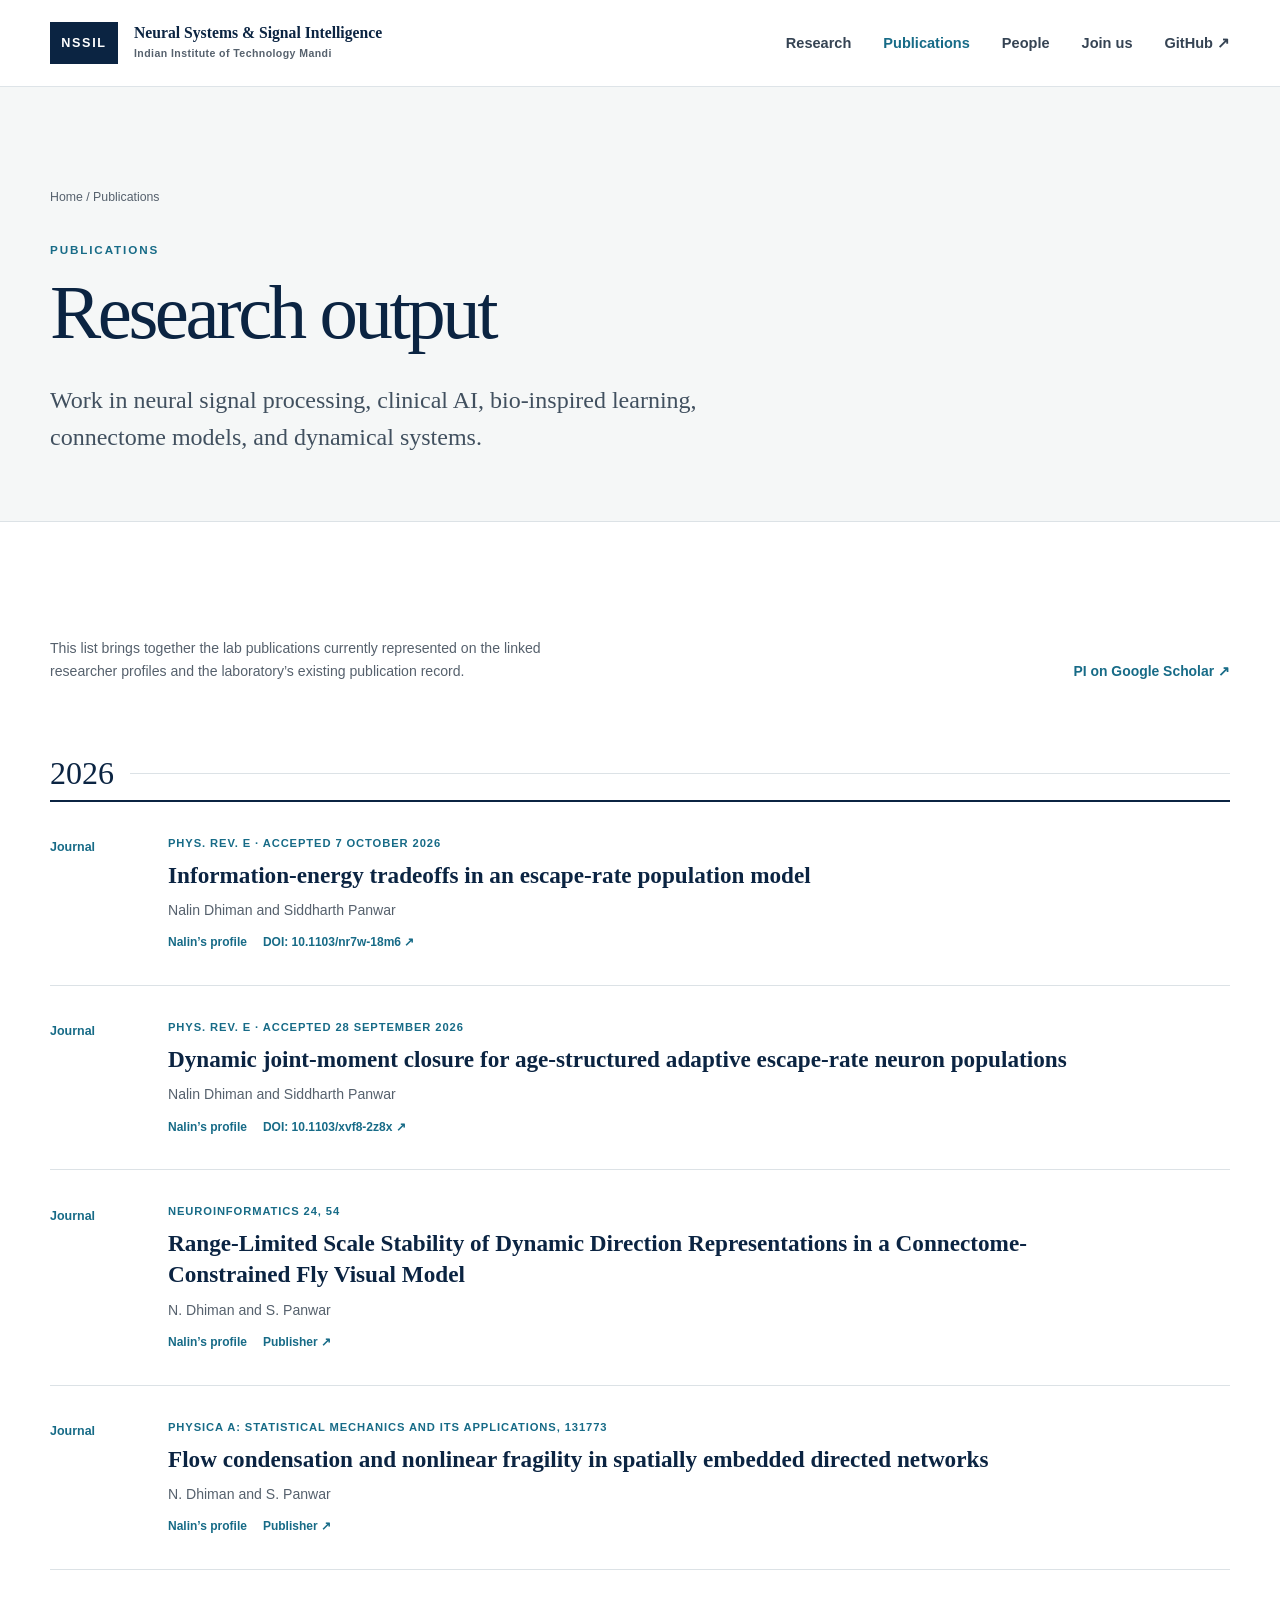
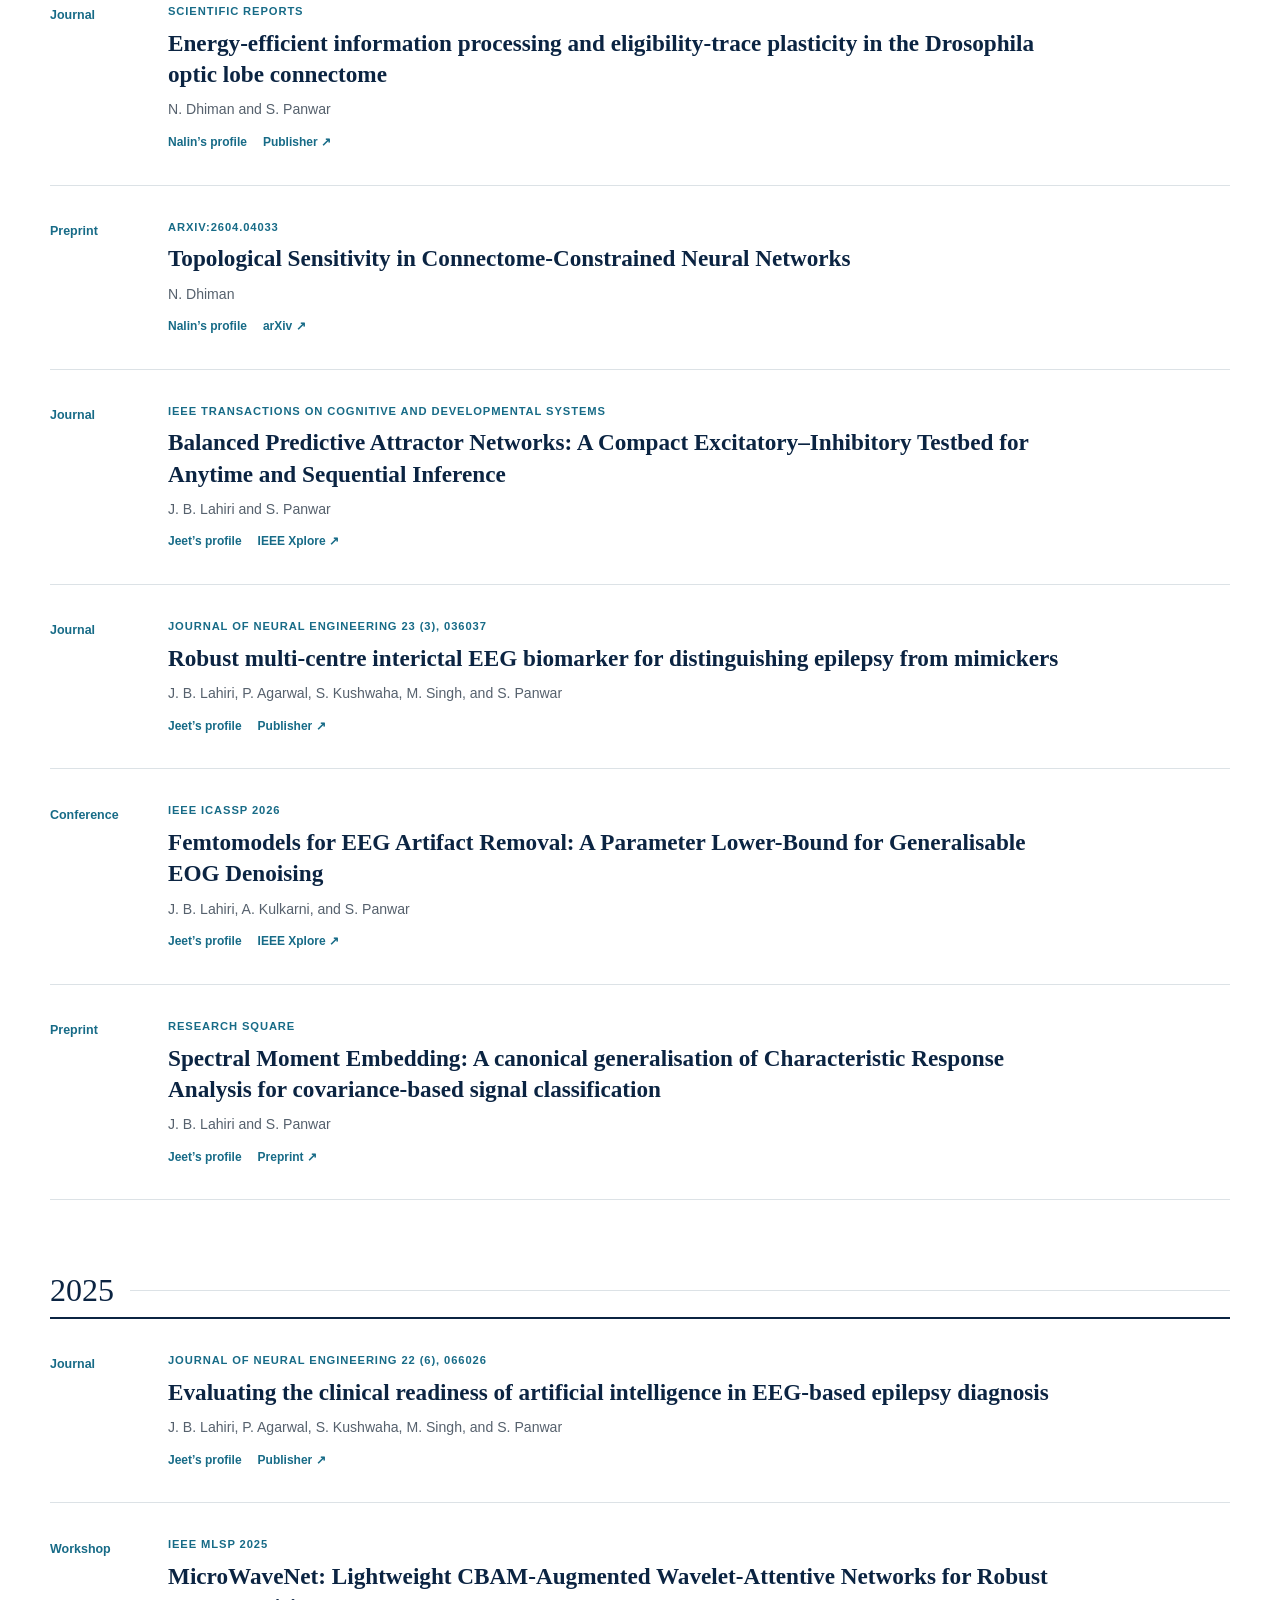
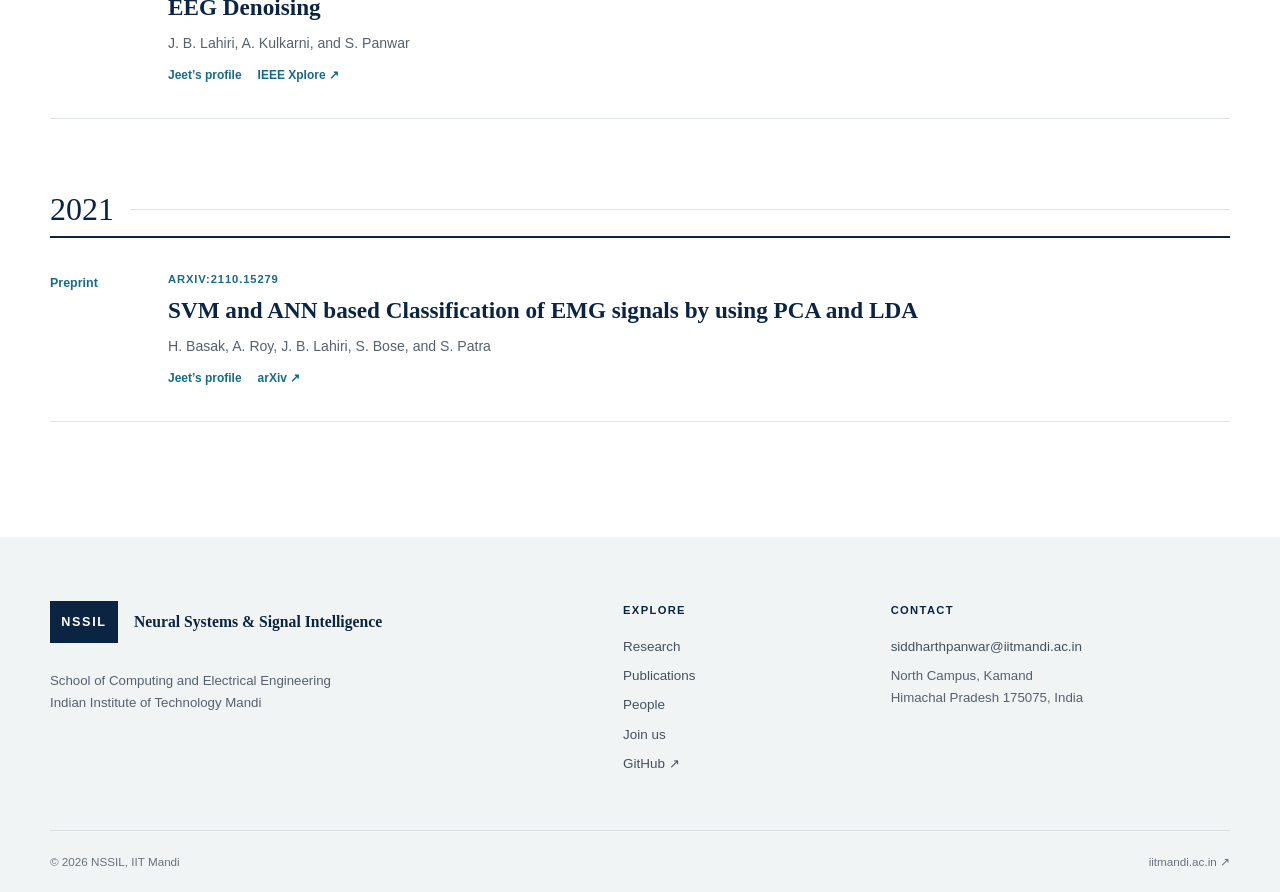
<file: publications.html>
<!doctype html>
<html lang="en">
<head>
  <meta charset="utf-8"><meta name="viewport" content="width=device-width, initial-scale=1">
  <meta name="description" content="Publications from the Neural Systems and Signal Intelligence Laboratory at IIT Mandi.">
  <title>Publications — NSSIL</title><link rel="stylesheet" href="styles.css">
</head>
<body>
  <a class="skip-link" href="#main">Skip to content</a>
  <header class="site-header"><div class="shell header-inner">
    <a class="brand" href="index.html" aria-label="NSSIL home"><span class="brand-mark">NSSIL</span><span class="brand-copy">Neural Systems &amp; Signal Intelligence<br><small>Indian Institute of Technology Mandi</small></span></a>
    <nav class="desktop-nav" aria-label="Primary navigation"><a href="research.html">Research</a><a href="publications.html" aria-current="page">Publications</a><a href="people.html">People</a><a href="join.html">Join us</a><a href="https://github.com/NSSIL" aria-label="NSSIL on GitHub">GitHub <span aria-hidden="true">↗</span></a></nav>
    <details class="mobile-nav"><summary aria-label="Open navigation">Menu</summary><nav aria-label="Mobile navigation"><a href="research.html">Research</a><a href="publications.html" aria-current="page">Publications</a><a href="people.html">People</a><a href="join.html">Join us</a><a href="https://github.com/NSSIL" aria-label="NSSIL on GitHub">GitHub <span aria-hidden="true">↗</span></a></nav></details>
  </div></header>
  <main id="main">
    <section class="page-hero"><div class="shell"><p class="breadcrumb"><a href="index.html">Home</a> / Publications</p><p class="eyebrow">Publications</p><h1>Research output</h1><p class="lede">Work in neural signal processing, clinical AI, bio-inspired learning, connectome models, and dynamical systems.</p></div></section>
    <section class="section"><div class="shell">
      <div class="filter-note"><p>This list brings together the lab publications currently represented on the linked researcher profiles and the laboratory’s existing publication record.</p><div class="link-row"><a class="text-link" href="https://scholar.google.com/citations?user=X1PTp24AAAAJ&amp;hl=en">PI on Google Scholar ↗</a></div></div>
      <section class="pub-group" aria-labelledby="year-2026"><h2 id="year-2026">2026</h2><div class="publication-list">
        <article class="publication-row"><div class="publication-year">Journal</div><div><p class="publication-meta">Phys. Rev. E · Accepted 7 October 2026</p><h3><a href="https://doi.org/10.1103/nr7w-18m6">Information-energy tradeoffs in an escape-rate population model</a></h3><p>Nalin Dhiman and Siddharth Panwar</p><div class="publication-links"><a href="people/nalin-dhiman.html">Nalin’s profile</a><a href="https://doi.org/10.1103/nr7w-18m6">DOI: 10.1103/nr7w-18m6 ↗</a></div></div></article>
        <article class="publication-row"><div class="publication-year">Journal</div><div><p class="publication-meta">Phys. Rev. E · Accepted 28 September 2026</p><h3><a href="https://doi.org/10.1103/xvf8-2z8x">Dynamic joint-moment closure for age-structured adaptive escape-rate neuron populations</a></h3><p>Nalin Dhiman and Siddharth Panwar</p><div class="publication-links"><a href="people/nalin-dhiman.html">Nalin’s profile</a><a href="https://doi.org/10.1103/xvf8-2z8x">DOI: 10.1103/xvf8-2z8x ↗</a></div></div></article>
        <article class="publication-row"><div class="publication-year">Journal</div><div><p class="publication-meta">Neuroinformatics 24, 54</p><h3><a href="https://link.springer.com/article/10.1007/s12021-026-09811-3">Range-Limited Scale Stability of Dynamic Direction Representations in a Connectome-Constrained Fly Visual Model</a></h3><p>N. Dhiman and S. Panwar</p><div class="publication-links"><a href="people/nalin-dhiman.html">Nalin’s profile</a><a href="https://link.springer.com/article/10.1007/s12021-026-09811-3">Publisher ↗</a></div></div></article>
        <article class="publication-row"><div class="publication-year">Journal</div><div><p class="publication-meta">Physica A: Statistical Mechanics and its Applications, 131773</p><h3><a href="https://www.sciencedirect.com/science/article/pii/S0378437126005091">Flow condensation and nonlinear fragility in spatially embedded directed networks</a></h3><p>N. Dhiman and S. Panwar</p><div class="publication-links"><a href="people/nalin-dhiman.html">Nalin’s profile</a><a href="https://www.sciencedirect.com/science/article/pii/S0378437126005091">Publisher ↗</a></div></div></article>
        <article class="publication-row"><div class="publication-year">Journal</div><div><p class="publication-meta">Scientific Reports</p><h3><a href="https://www.nature.com/articles/s41598-026-52140-3">Energy-efficient information processing and eligibility-trace plasticity in the Drosophila optic lobe connectome</a></h3><p>N. Dhiman and S. Panwar</p><div class="publication-links"><a href="people/nalin-dhiman.html">Nalin’s profile</a><a href="https://www.nature.com/articles/s41598-026-52140-3">Publisher ↗</a></div></div></article>
        <article class="publication-row"><div class="publication-year">Preprint</div><div><p class="publication-meta">arXiv:2604.04033</p><h3><a href="https://arxiv.org/abs/2604.04033">Topological Sensitivity in Connectome-Constrained Neural Networks</a></h3><p>N. Dhiman</p><div class="publication-links"><a href="people/nalin-dhiman.html">Nalin’s profile</a><a href="https://arxiv.org/abs/2604.04033">arXiv ↗</a></div></div></article>
        <article class="publication-row"><div class="publication-year">Journal</div><div><p class="publication-meta">IEEE Transactions on Cognitive and Developmental Systems</p><h3><a href="https://ieeexplore.ieee.org/abstract/document/11557092/">Balanced Predictive Attractor Networks: A Compact Excitatory–Inhibitory Testbed for Anytime and Sequential Inference</a></h3><p>J. B. Lahiri and S. Panwar</p><div class="publication-links"><a href="people/jeet-lahiri.html">Jeet’s profile</a><a href="https://ieeexplore.ieee.org/abstract/document/11557092/">IEEE Xplore ↗</a></div></div></article>
        <article class="publication-row"><div class="publication-year">Journal</div><div><p class="publication-meta">Journal of Neural Engineering 23 (3), 036037</p><h3><a href="https://iopscience.iop.org/article/10.1088/1741-2552/ae7906/meta">Robust multi-centre interictal EEG biomarker for distinguishing epilepsy from mimickers</a></h3><p>J. B. Lahiri, P. Agarwal, S. Kushwaha, M. Singh, and S. Panwar</p><div class="publication-links"><a href="people/jeet-lahiri.html">Jeet’s profile</a><a href="https://iopscience.iop.org/article/10.1088/1741-2552/ae7906/meta">Publisher ↗</a></div></div></article>
        <article class="publication-row"><div class="publication-year">Conference</div><div><p class="publication-meta">IEEE ICASSP 2026</p><h3><a href="https://ieeexplore.ieee.org/abstract/document/11462844/">Femtomodels for EEG Artifact Removal: A Parameter Lower-Bound for Generalisable EOG Denoising</a></h3><p>J. B. Lahiri, A. Kulkarni, and S. Panwar</p><div class="publication-links"><a href="people/jeet-lahiri.html">Jeet’s profile</a><a href="https://ieeexplore.ieee.org/abstract/document/11462844/">IEEE Xplore ↗</a></div></div></article>
        <article class="publication-row"><div class="publication-year">Preprint</div><div><p class="publication-meta">Research Square</p><h3><a href="https://www.researchsquare.com/article/rs-9286518/latest">Spectral Moment Embedding: A canonical generalisation of Characteristic Response Analysis for covariance-based signal classification</a></h3><p>J. B. Lahiri and S. Panwar</p><div class="publication-links"><a href="people/jeet-lahiri.html">Jeet’s profile</a><a href="https://www.researchsquare.com/article/rs-9286518/latest">Preprint ↗</a></div></div></article>
      </div></section>
      <section class="pub-group" aria-labelledby="year-2025"><h2 id="year-2025">2025</h2><div class="publication-list">
        <article class="publication-row"><div class="publication-year">Journal</div><div><p class="publication-meta">Journal of Neural Engineering 22 (6), 066026</p><h3><a href="https://iopscience.iop.org/article/10.1088/1741-2552/ae2714/meta">Evaluating the clinical readiness of artificial intelligence in EEG-based epilepsy diagnosis</a></h3><p>J. B. Lahiri, P. Agarwal, S. Kushwaha, M. Singh, and S. Panwar</p><div class="publication-links"><a href="people/jeet-lahiri.html">Jeet’s profile</a><a href="https://iopscience.iop.org/article/10.1088/1741-2552/ae2714/meta">Publisher ↗</a></div></div></article>
        <article class="publication-row"><div class="publication-year">Workshop</div><div><p class="publication-meta">IEEE MLSP 2025</p><h3><a href="https://ieeexplore.ieee.org/abstract/document/11204235/">MicroWaveNet: Lightweight CBAM-Augmented Wavelet-Attentive Networks for Robust EEG Denoising</a></h3><p>J. B. Lahiri, A. Kulkarni, and S. Panwar</p><div class="publication-links"><a href="people/jeet-lahiri.html">Jeet’s profile</a><a href="https://ieeexplore.ieee.org/abstract/document/11204235/">IEEE Xplore ↗</a></div></div></article>
      </div></section>
      <section class="pub-group" aria-labelledby="year-2021"><h2 id="year-2021">2021</h2><div class="publication-list">
        <article class="publication-row"><div class="publication-year">Preprint</div><div><p class="publication-meta">arXiv:2110.15279</p><h3><a href="https://arxiv.org/abs/2110.15279">SVM and ANN based Classification of EMG signals by using PCA and LDA</a></h3><p>H. Basak, A. Roy, J. B. Lahiri, S. Bose, and S. Patra</p><div class="publication-links"><a href="people/jeet-lahiri.html">Jeet’s profile</a><a href="https://arxiv.org/abs/2110.15279">arXiv ↗</a></div></div></article>
      </div></section>
    </div></section>
  </main>
  <footer class="site-footer"><div class="shell footer-grid"><div><a class="brand footer-brand" href="index.html"><span class="brand-mark">NSSIL</span><span class="brand-copy">Neural Systems &amp; Signal Intelligence</span></a><p>School of Computing and Electrical Engineering<br>Indian Institute of Technology Mandi</p></div><div><h2>Explore</h2><a href="research.html">Research</a><a href="publications.html">Publications</a><a href="people.html">People</a><a href="join.html">Join us</a><a href="https://github.com/NSSIL" aria-label="NSSIL on GitHub">GitHub <span aria-hidden="true">↗</span></a></div><div><h2>Contact</h2><a href="mailto:siddharthpanwar@iitmandi.ac.in">siddharthpanwar@iitmandi.ac.in</a><p>North Campus, Kamand<br>Himachal Pradesh 175075, India</p></div></div><div class="shell footer-bottom"><span>© 2026 NSSIL, IIT Mandi</span><a href="https://www.iitmandi.ac.in/">iitmandi.ac.in ↗</a></div></footer>
</body></html>
</file>
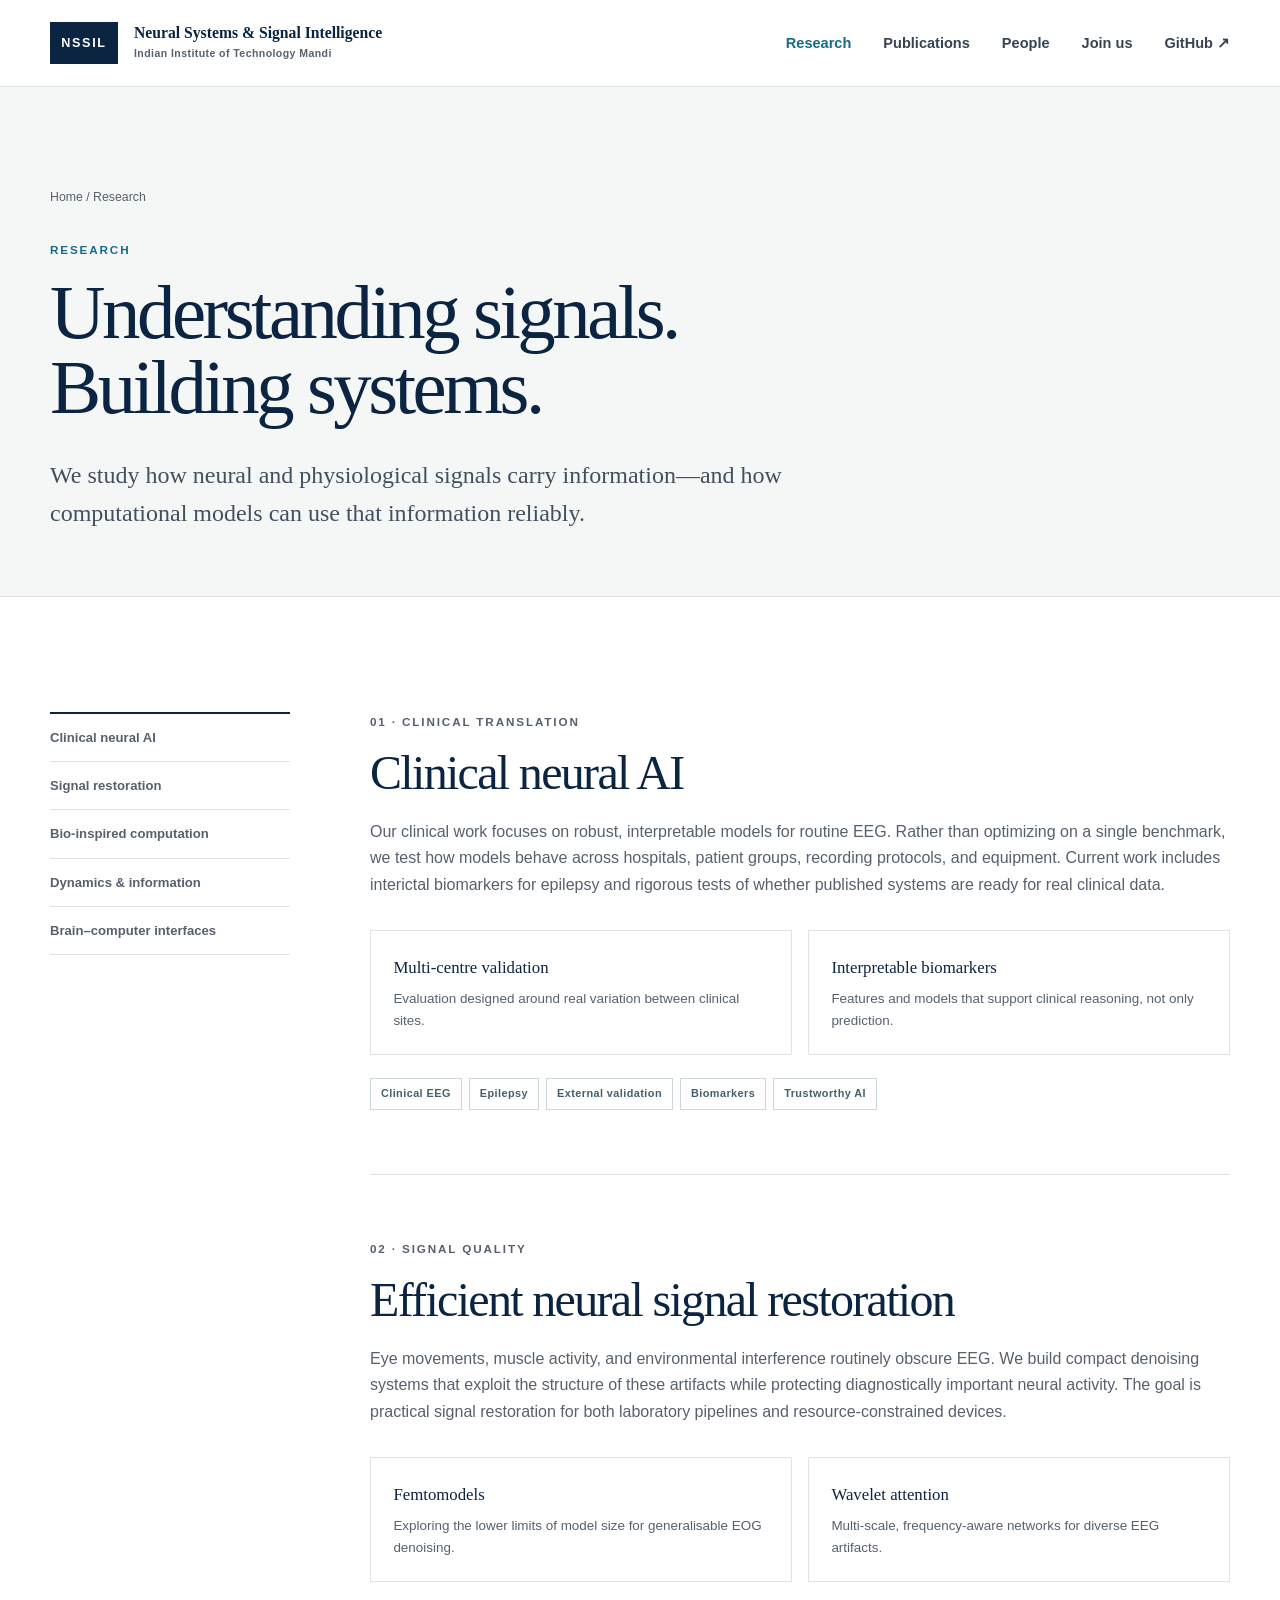
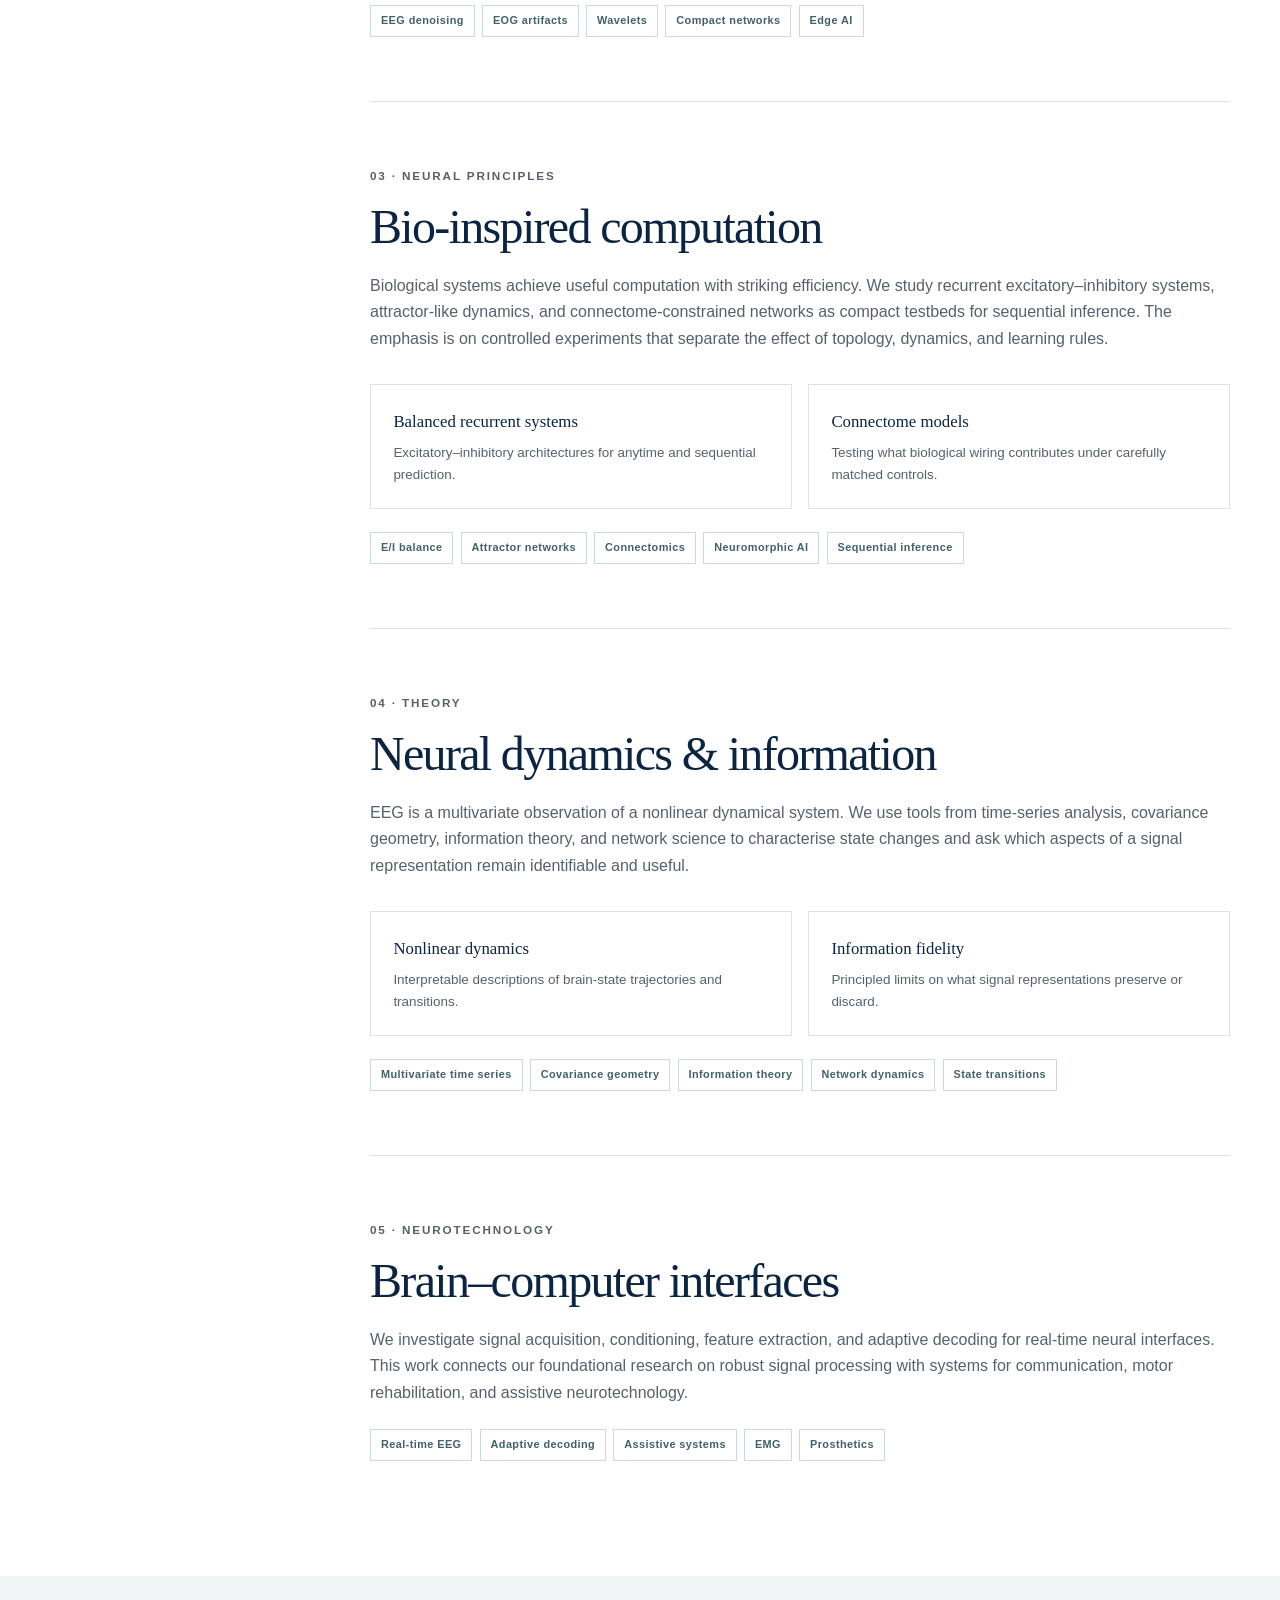
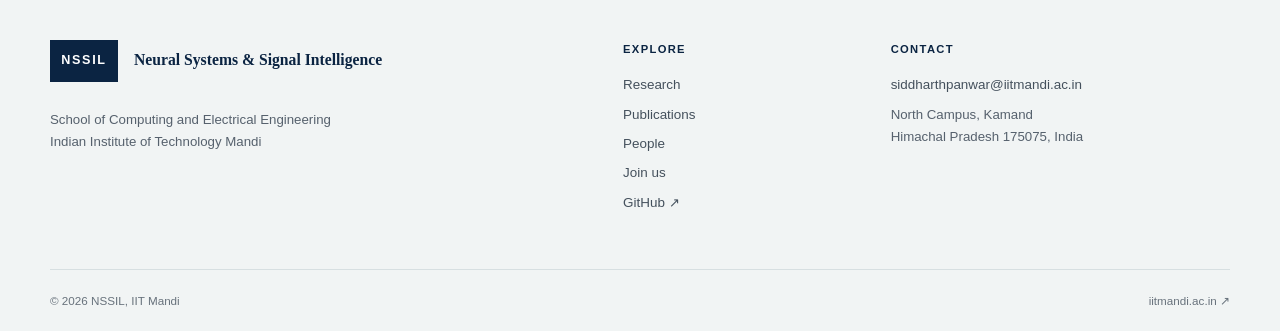
<file: research.html>
<!doctype html>
<html lang="en">
<head>
  <meta charset="utf-8"><meta name="viewport" content="width=device-width, initial-scale=1">
  <meta name="description" content="Research at NSSIL: clinical neural AI, efficient signal restoration, bio-inspired computation, and neural dynamics.">
  <title>Research — NSSIL</title><link rel="stylesheet" href="styles.css">
</head>
<body>
  <a class="skip-link" href="#main">Skip to content</a>
  <header class="site-header"><div class="shell header-inner">
    <a class="brand" href="index.html" aria-label="NSSIL home"><span class="brand-mark">NSSIL</span><span class="brand-copy">Neural Systems &amp; Signal Intelligence<br><small>Indian Institute of Technology Mandi</small></span></a>
    <nav class="desktop-nav" aria-label="Primary navigation"><a href="research.html" aria-current="page">Research</a><a href="publications.html">Publications</a><a href="people.html">People</a><a href="join.html">Join us</a><a href="https://github.com/NSSIL" aria-label="NSSIL on GitHub">GitHub <span aria-hidden="true">↗</span></a></nav>
    <details class="mobile-nav"><summary aria-label="Open navigation">Menu</summary><nav aria-label="Mobile navigation"><a href="research.html" aria-current="page">Research</a><a href="publications.html">Publications</a><a href="people.html">People</a><a href="join.html">Join us</a><a href="https://github.com/NSSIL" aria-label="NSSIL on GitHub">GitHub <span aria-hidden="true">↗</span></a></nav></details>
  </div></header>
  <main id="main">
    <section class="page-hero"><div class="shell"><p class="breadcrumb"><a href="index.html">Home</a> / Research</p><p class="eyebrow">Research</p><h1>Understanding signals. Building systems.</h1><p class="lede">We study how neural and physiological signals carry information—and how computational models can use that information reliably.</p></div></section>
    <section class="section"><div class="shell content-layout">
      <aside class="sidebar-nav" aria-label="Research areas"><a href="#clinical-ai">Clinical neural AI</a><a href="#restoration">Signal restoration</a><a href="#bio-inspired">Bio-inspired computation</a><a href="#dynamics">Dynamics &amp; information</a><a href="#bci">Brain–computer interfaces</a></aside>
      <div class="content-main">
        <section id="clinical-ai"><p class="eyebrow">01 · Clinical translation</p><h2>Clinical neural AI</h2><p>Our clinical work focuses on robust, interpretable models for routine EEG. Rather than optimizing on a single benchmark, we test how models behave across hospitals, patient groups, recording protocols, and equipment. Current work includes interictal biomarkers for epilepsy and rigorous tests of whether published systems are ready for real clinical data.</p><div class="method-grid"><article class="method-card"><h3>Multi-centre validation</h3><p>Evaluation designed around real variation between clinical sites.</p></article><article class="method-card"><h3>Interpretable biomarkers</h3><p>Features and models that support clinical reasoning, not only prediction.</p></article></div><div class="topic-list"><span>Clinical EEG</span><span>Epilepsy</span><span>External validation</span><span>Biomarkers</span><span>Trustworthy AI</span></div></section>
        <section id="restoration"><p class="eyebrow">02 · Signal quality</p><h2>Efficient neural signal restoration</h2><p>Eye movements, muscle activity, and environmental interference routinely obscure EEG. We build compact denoising systems that exploit the structure of these artifacts while protecting diagnostically important neural activity. The goal is practical signal restoration for both laboratory pipelines and resource-constrained devices.</p><div class="method-grid"><article class="method-card"><h3>Femtomodels</h3><p>Exploring the lower limits of model size for generalisable EOG denoising.</p></article><article class="method-card"><h3>Wavelet attention</h3><p>Multi-scale, frequency-aware networks for diverse EEG artifacts.</p></article></div><div class="topic-list"><span>EEG denoising</span><span>EOG artifacts</span><span>Wavelets</span><span>Compact networks</span><span>Edge AI</span></div></section>
        <section id="bio-inspired"><p class="eyebrow">03 · Neural principles</p><h2>Bio-inspired computation</h2><p>Biological systems achieve useful computation with striking efficiency. We study recurrent excitatory–inhibitory systems, attractor-like dynamics, and connectome-constrained networks as compact testbeds for sequential inference. The emphasis is on controlled experiments that separate the effect of topology, dynamics, and learning rules.</p><div class="method-grid"><article class="method-card"><h3>Balanced recurrent systems</h3><p>Excitatory–inhibitory architectures for anytime and sequential prediction.</p></article><article class="method-card"><h3>Connectome models</h3><p>Testing what biological wiring contributes under carefully matched controls.</p></article></div><div class="topic-list"><span>E/I balance</span><span>Attractor networks</span><span>Connectomics</span><span>Neuromorphic AI</span><span>Sequential inference</span></div></section>
        <section id="dynamics"><p class="eyebrow">04 · Theory</p><h2>Neural dynamics &amp; information</h2><p>EEG is a multivariate observation of a nonlinear dynamical system. We use tools from time-series analysis, covariance geometry, information theory, and network science to characterise state changes and ask which aspects of a signal representation remain identifiable and useful.</p><div class="method-grid"><article class="method-card"><h3>Nonlinear dynamics</h3><p>Interpretable descriptions of brain-state trajectories and transitions.</p></article><article class="method-card"><h3>Information fidelity</h3><p>Principled limits on what signal representations preserve or discard.</p></article></div><div class="topic-list"><span>Multivariate time series</span><span>Covariance geometry</span><span>Information theory</span><span>Network dynamics</span><span>State transitions</span></div></section>
        <section id="bci"><p class="eyebrow">05 · Neurotechnology</p><h2>Brain–computer interfaces</h2><p>We investigate signal acquisition, conditioning, feature extraction, and adaptive decoding for real-time neural interfaces. This work connects our foundational research on robust signal processing with systems for communication, motor rehabilitation, and assistive neurotechnology.</p><div class="topic-list"><span>Real-time EEG</span><span>Adaptive decoding</span><span>Assistive systems</span><span>EMG</span><span>Prosthetics</span></div></section>
      </div>
    </div></section>
  </main>
  <footer class="site-footer"><div class="shell footer-grid"><div><a class="brand footer-brand" href="index.html"><span class="brand-mark">NSSIL</span><span class="brand-copy">Neural Systems &amp; Signal Intelligence</span></a><p>School of Computing and Electrical Engineering<br>Indian Institute of Technology Mandi</p></div><div><h2>Explore</h2><a href="research.html">Research</a><a href="publications.html">Publications</a><a href="people.html">People</a><a href="join.html">Join us</a><a href="https://github.com/NSSIL" aria-label="NSSIL on GitHub">GitHub <span aria-hidden="true">↗</span></a></div><div><h2>Contact</h2><a href="mailto:siddharthpanwar@iitmandi.ac.in">siddharthpanwar@iitmandi.ac.in</a><p>North Campus, Kamand<br>Himachal Pradesh 175075, India</p></div></div><div class="shell footer-bottom"><span>© 2026 NSSIL, IIT Mandi</span><a href="https://www.iitmandi.ac.in/">iitmandi.ac.in ↗</a></div></footer>
</body></html>
</file>
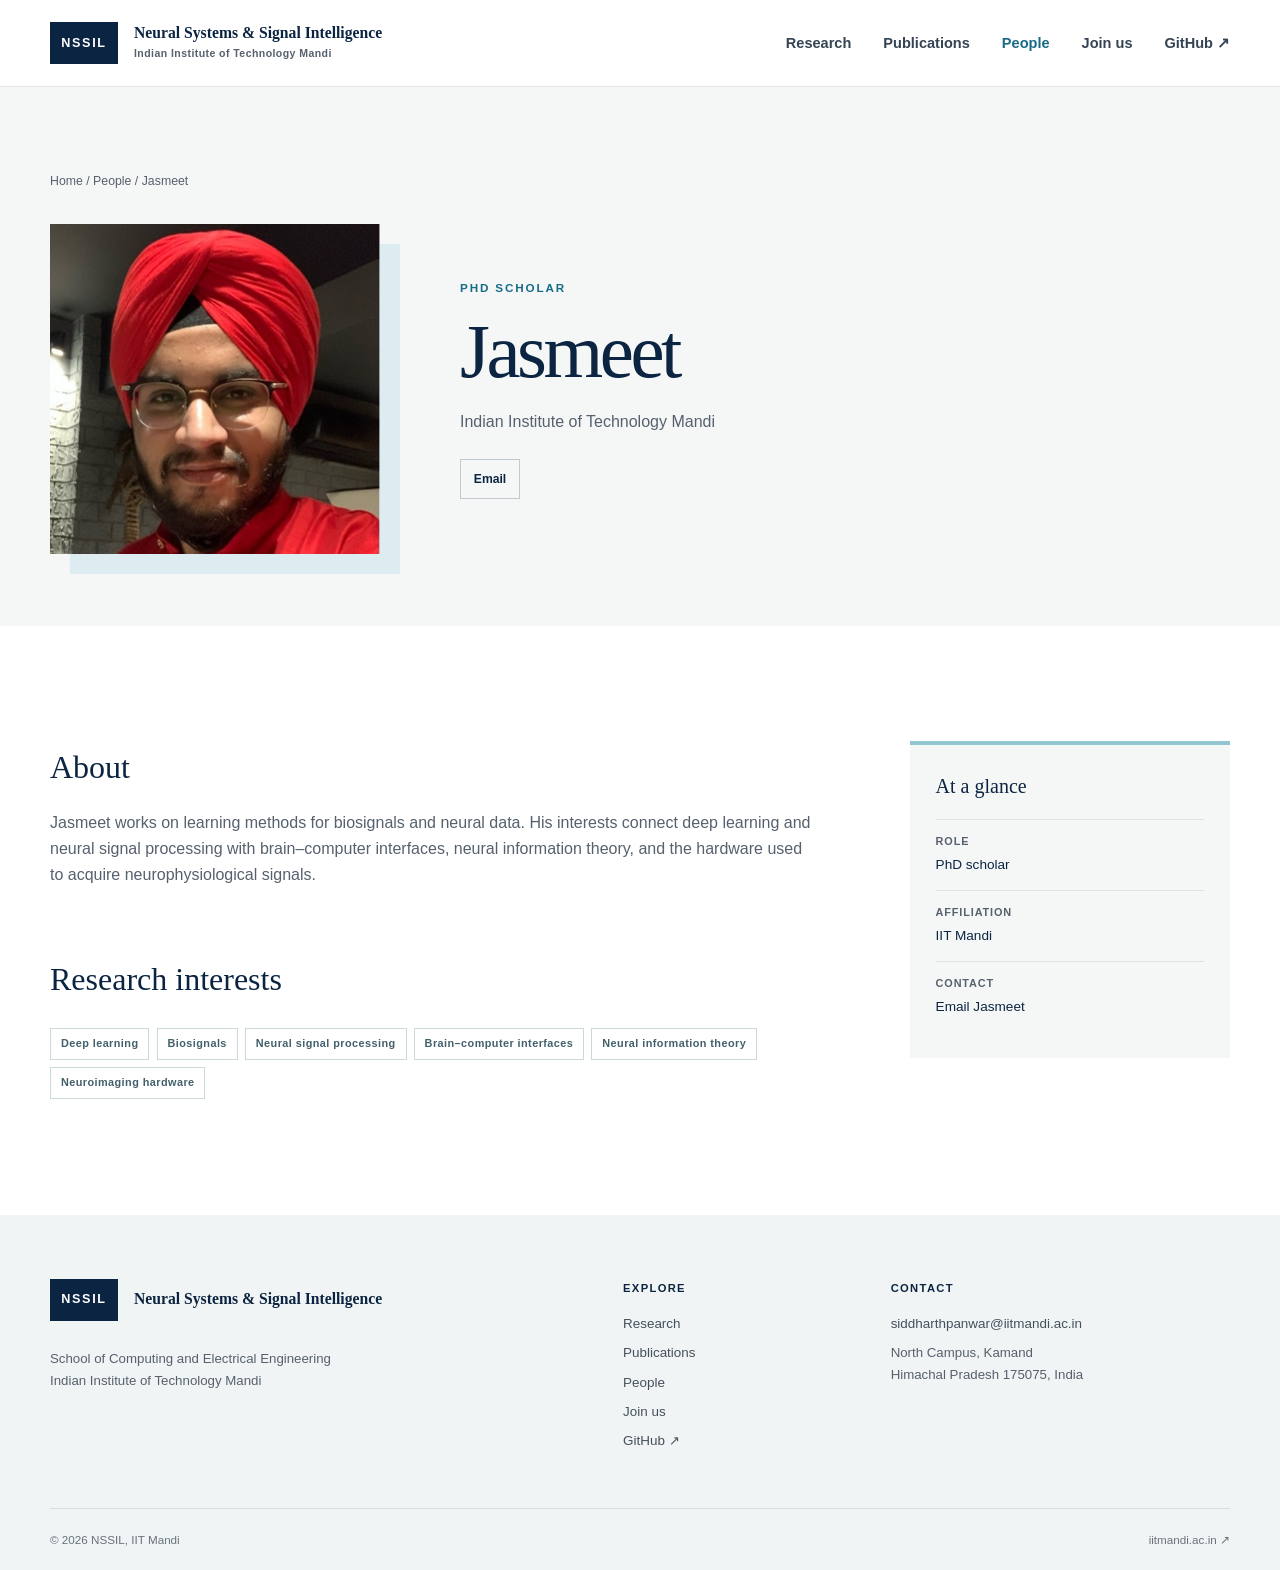
<file: people/jasmeet.html>
<!doctype html>
<html lang="en"><head>
  <meta charset="utf-8"><meta name="viewport" content="width=device-width, initial-scale=1"><meta name="description" content="Jasmeet, PhD scholar at NSSIL, IIT Mandi, working on deep learning, biosignals, and brain–computer interfaces."><meta property="og:title" content="Jasmeet — NSSIL"><meta property="og:description" content="PhD scholar working on deep learning, biosignals, neural information theory, and BCI."><meta property="og:type" content="profile"><meta property="og:url" content="https://labs.siddharthpanwar.com/people/jasmeet.html"><meta property="og:image" content="https://labs.siddharthpanwar.com/jasmeet.jpeg"><title>Jasmeet — NSSIL</title><link rel="stylesheet" href="../styles.css">
</head><body>
  <a class="skip-link" href="#main">Skip to content</a>
  <header class="site-header"><div class="shell header-inner"><a class="brand" href="../index.html" aria-label="NSSIL home"><span class="brand-mark">NSSIL</span><span class="brand-copy">Neural Systems &amp; Signal Intelligence<br><small>Indian Institute of Technology Mandi</small></span></a><nav class="desktop-nav" aria-label="Primary navigation"><a href="../research.html">Research</a><a href="../publications.html">Publications</a><a href="../people.html" aria-current="page">People</a><a href="../join.html">Join us</a><a href="https://github.com/NSSIL" aria-label="NSSIL on GitHub">GitHub <span aria-hidden="true">↗</span></a></nav><details class="mobile-nav"><summary aria-label="Open navigation">Menu</summary><nav aria-label="Mobile navigation"><a href="../research.html">Research</a><a href="../publications.html">Publications</a><a href="../people.html" aria-current="page">People</a><a href="../join.html">Join us</a><a href="https://github.com/NSSIL" aria-label="NSSIL on GitHub">GitHub <span aria-hidden="true">↗</span></a></nav></details></div></header>
  <main id="main"><section class="profile-hero"><div class="shell"><p class="breadcrumb"><a href="../index.html">Home</a> / <a href="../people.html">People</a> / Jasmeet</p><div class="profile-grid"><img class="profile-photo" src="../jasmeet.jpeg" alt="Jasmeet"><div><p class="eyebrow">PhD scholar</p><h1>Jasmeet</h1><p class="profile-role">Indian Institute of Technology Mandi</p><div class="profile-links"><a href="mailto:jasmeetsngh19@gmail.com">Email</a></div></div></div></div></section>
  <section class="section"><div class="shell profile-layout"><div class="profile-main"><section><h2>About</h2><p>Jasmeet works on learning methods for biosignals and neural data. His interests connect deep learning and neural signal processing with brain–computer interfaces, neural information theory, and the hardware used to acquire neurophysiological signals.</p></section><section><h2>Research interests</h2><div class="topic-list"><span>Deep learning</span><span>Biosignals</span><span>Neural signal processing</span><span>Brain–computer interfaces</span><span>Neural information theory</span><span>Neuroimaging hardware</span></div></section></div><aside class="profile-side"><h2>At a glance</h2><ul class="detail-list"><li><small>Role</small><span>PhD scholar</span></li><li><small>Affiliation</small><span>IIT Mandi</span></li><li><small>Contact</small><a href="mailto:jasmeetsngh19@gmail.com">Email Jasmeet</a></li></ul></aside></div></section></main>
  <footer class="site-footer"><div class="shell footer-grid"><div><a class="brand footer-brand" href="../index.html"><span class="brand-mark">NSSIL</span><span class="brand-copy">Neural Systems &amp; Signal Intelligence</span></a><p>School of Computing and Electrical Engineering<br>Indian Institute of Technology Mandi</p></div><div><h2>Explore</h2><a href="../research.html">Research</a><a href="../publications.html">Publications</a><a href="../people.html">People</a><a href="../join.html">Join us</a><a href="https://github.com/NSSIL" aria-label="NSSIL on GitHub">GitHub <span aria-hidden="true">↗</span></a></div><div><h2>Contact</h2><a href="mailto:siddharthpanwar@iitmandi.ac.in">siddharthpanwar@iitmandi.ac.in</a><p>North Campus, Kamand<br>Himachal Pradesh 175075, India</p></div></div><div class="shell footer-bottom"><span>© 2026 NSSIL, IIT Mandi</span><a href="https://www.iitmandi.ac.in/">iitmandi.ac.in ↗</a></div></footer>
</body></html>
</file>
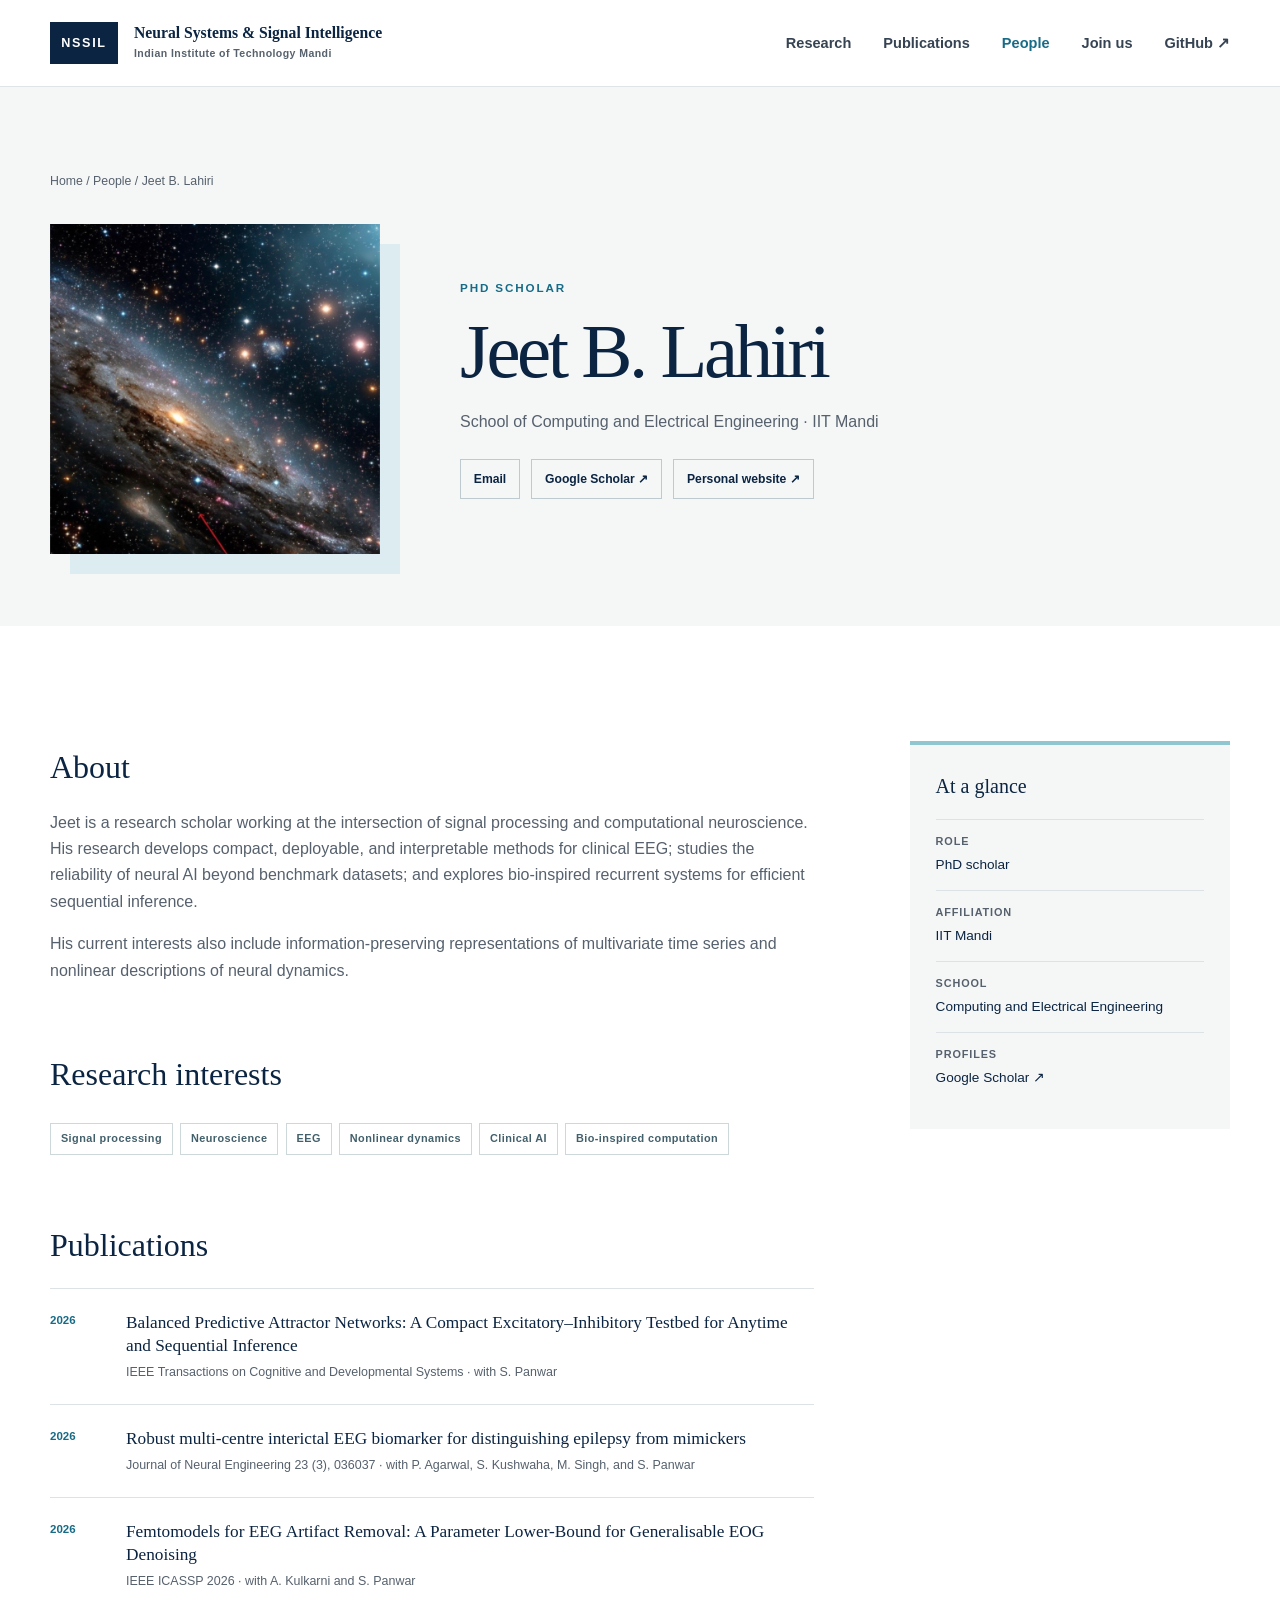
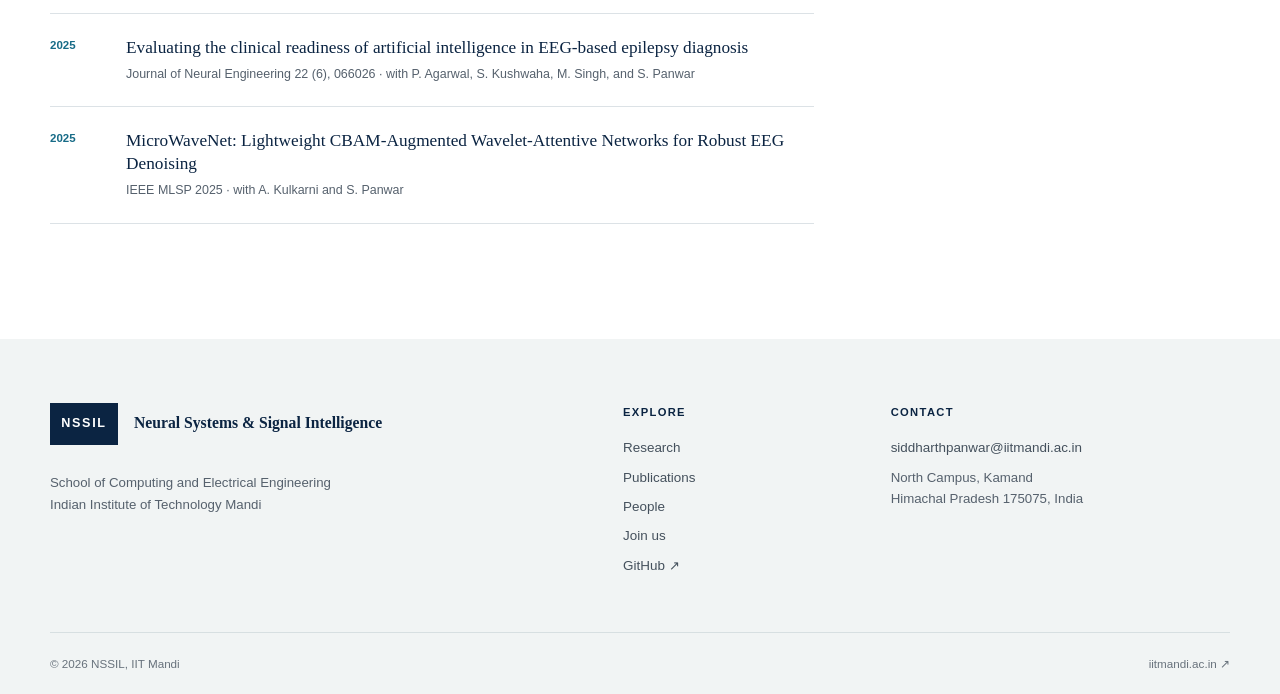
<file: people/jeet-lahiri.html>
<!doctype html>
<html lang="en"><head>
  <meta charset="utf-8"><meta name="viewport" content="width=device-width, initial-scale=1">
  <meta name="description" content="Jeet B. Lahiri, PhD scholar at NSSIL, IIT Mandi, working on signal processing, neuroscience, EEG, and nonlinear dynamics.">
  <meta property="og:title" content="Jeet B. Lahiri — NSSIL"><meta property="og:description" content="PhD scholar working on neural signal processing, clinical EEG, bio-inspired AI, and nonlinear dynamics."><meta property="og:type" content="profile"><meta property="og:url" content="https://labs.siddharthpanwar.com/people/jeet-lahiri.html"><meta property="og:image" content="https://labs.siddharthpanwar.com/jeet.jpeg">
  <title>Jeet B. Lahiri — NSSIL</title><link rel="stylesheet" href="../styles.css">
</head><body>
  <a class="skip-link" href="#main">Skip to content</a>
  <header class="site-header"><div class="shell header-inner"><a class="brand" href="../index.html" aria-label="NSSIL home"><span class="brand-mark">NSSIL</span><span class="brand-copy">Neural Systems &amp; Signal Intelligence<br><small>Indian Institute of Technology Mandi</small></span></a><nav class="desktop-nav" aria-label="Primary navigation"><a href="../research.html">Research</a><a href="../publications.html">Publications</a><a href="../people.html" aria-current="page">People</a><a href="../join.html">Join us</a><a href="https://github.com/NSSIL" aria-label="NSSIL on GitHub">GitHub <span aria-hidden="true">↗</span></a></nav><details class="mobile-nav"><summary aria-label="Open navigation">Menu</summary><nav aria-label="Mobile navigation"><a href="../research.html">Research</a><a href="../publications.html">Publications</a><a href="../people.html" aria-current="page">People</a><a href="../join.html">Join us</a><a href="https://github.com/NSSIL" aria-label="NSSIL on GitHub">GitHub <span aria-hidden="true">↗</span></a></nav></details></div></header>
  <main id="main">
    <section class="profile-hero"><div class="shell"><p class="breadcrumb"><a href="../index.html">Home</a> / <a href="../people.html">People</a> / Jeet B. Lahiri</p><div class="profile-grid"><img class="profile-photo" src="../jeet.jpeg" alt="Jeet B. Lahiri"><div><p class="eyebrow">PhD scholar</p><h1>Jeet B. Lahiri</h1><p class="profile-role">School of Computing and Electrical Engineering · IIT Mandi</p><div class="profile-links"><a href="mailto:d23146@students.iitmandi.ac.in">Email</a><a href="https://scholar.google.com/citations?user=3GO-e24AAAAJ&amp;hl=en">Google Scholar ↗</a><a href="https://www.jeetblahiri.com/cv">Personal website ↗</a></div></div></div></div></section>
    <section class="section"><div class="shell profile-layout"><div class="profile-main">
      <section><h2>About</h2><p>Jeet is a research scholar working at the intersection of signal processing and computational neuroscience. His research develops compact, deployable, and interpretable methods for clinical EEG; studies the reliability of neural AI beyond benchmark datasets; and explores bio-inspired recurrent systems for efficient sequential inference.</p><p>His current interests also include information-preserving representations of multivariate time series and nonlinear descriptions of neural dynamics.</p></section>
      <section><h2>Research interests</h2><div class="topic-list"><span>Signal processing</span><span>Neuroscience</span><span>EEG</span><span>Nonlinear dynamics</span><span>Clinical AI</span><span>Bio-inspired computation</span></div></section>
      <section><h2>Publications</h2><div class="compact-publications">
        <article class="compact-publication"><time>2026</time><div><h3><a href="https://ieeexplore.ieee.org/abstract/document/11557092/">Balanced Predictive Attractor Networks: A Compact Excitatory–Inhibitory Testbed for Anytime and Sequential Inference</a></h3><p>IEEE Transactions on Cognitive and Developmental Systems · with S. Panwar</p></div></article>
        <article class="compact-publication"><time>2026</time><div><h3><a href="https://iopscience.iop.org/article/10.1088/1741-2552/ae7906/meta">Robust multi-centre interictal EEG biomarker for distinguishing epilepsy from mimickers</a></h3><p>Journal of Neural Engineering 23 (3), 036037 · with P. Agarwal, S. Kushwaha, M. Singh, and S. Panwar</p></div></article>
        <article class="compact-publication"><time>2026</time><div><h3><a href="https://ieeexplore.ieee.org/abstract/document/11462844/">Femtomodels for EEG Artifact Removal: A Parameter Lower-Bound for Generalisable EOG Denoising</a></h3><p>IEEE ICASSP 2026 · with A. Kulkarni and S. Panwar</p></div></article>
        <article class="compact-publication"><time>2025</time><div><h3><a href="https://iopscience.iop.org/article/10.1088/1741-2552/ae2714/meta">Evaluating the clinical readiness of artificial intelligence in EEG-based epilepsy diagnosis</a></h3><p>Journal of Neural Engineering 22 (6), 066026 · with P. Agarwal, S. Kushwaha, M. Singh, and S. Panwar</p></div></article>
        <article class="compact-publication"><time>2025</time><div><h3><a href="https://ieeexplore.ieee.org/abstract/document/11204235/">MicroWaveNet: Lightweight CBAM-Augmented Wavelet-Attentive Networks for Robust EEG Denoising</a></h3><p>IEEE MLSP 2025 · with A. Kulkarni and S. Panwar</p></div></article>
      </div></section>
    </div><aside class="profile-side"><h2>At a glance</h2><ul class="detail-list"><li><small>Role</small><span>PhD scholar</span></li><li><small>Affiliation</small><span>IIT Mandi</span></li><li><small>School</small><span>Computing and Electrical Engineering</span></li><li><small>Profiles</small><a href="https://scholar.google.com/citations?user=3GO-e24AAAAJ&amp;hl=en">Google Scholar ↗</a></li></ul></aside></div></section>
  </main>
  <footer class="site-footer"><div class="shell footer-grid"><div><a class="brand footer-brand" href="../index.html"><span class="brand-mark">NSSIL</span><span class="brand-copy">Neural Systems &amp; Signal Intelligence</span></a><p>School of Computing and Electrical Engineering<br>Indian Institute of Technology Mandi</p></div><div><h2>Explore</h2><a href="../research.html">Research</a><a href="../publications.html">Publications</a><a href="../people.html">People</a><a href="../join.html">Join us</a><a href="https://github.com/NSSIL" aria-label="NSSIL on GitHub">GitHub <span aria-hidden="true">↗</span></a></div><div><h2>Contact</h2><a href="mailto:siddharthpanwar@iitmandi.ac.in">siddharthpanwar@iitmandi.ac.in</a><p>North Campus, Kamand<br>Himachal Pradesh 175075, India</p></div></div><div class="shell footer-bottom"><span>© 2026 NSSIL, IIT Mandi</span><a href="https://www.iitmandi.ac.in/">iitmandi.ac.in ↗</a></div></footer>
</body></html>
</file>
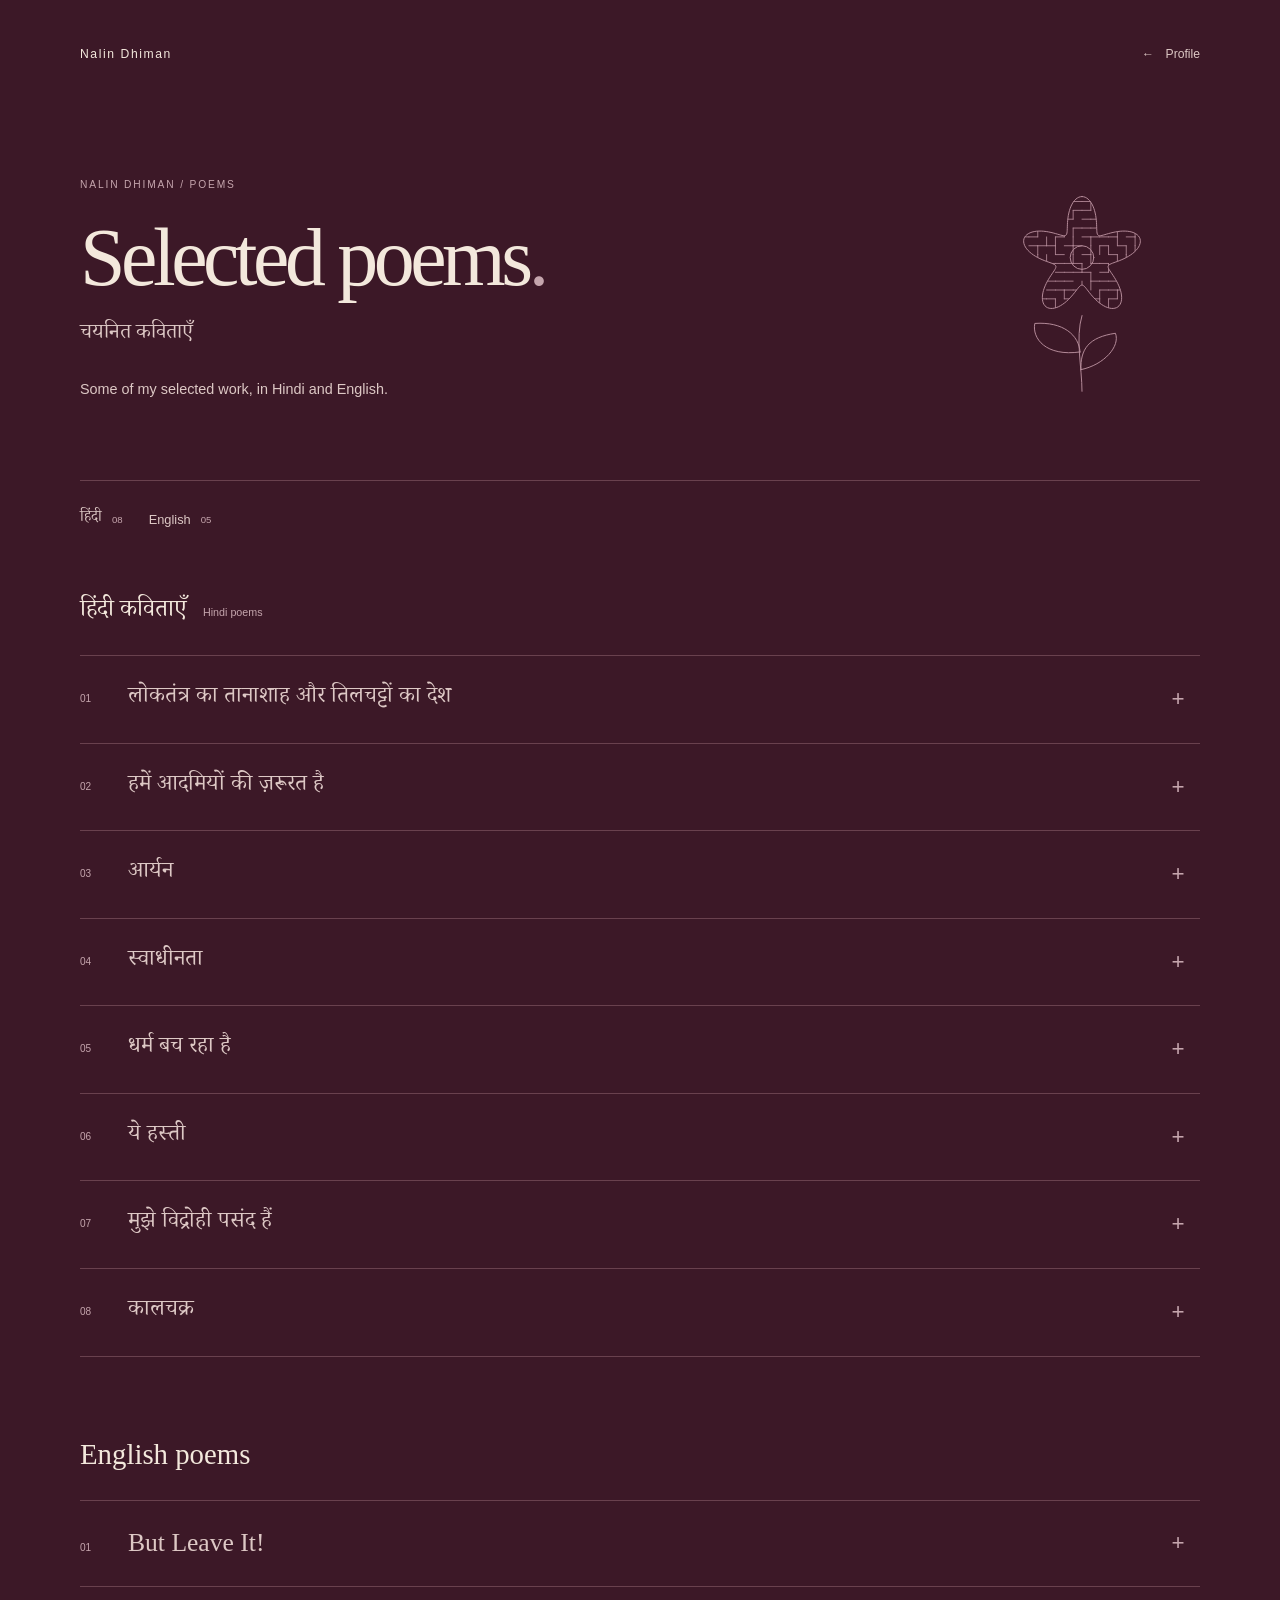
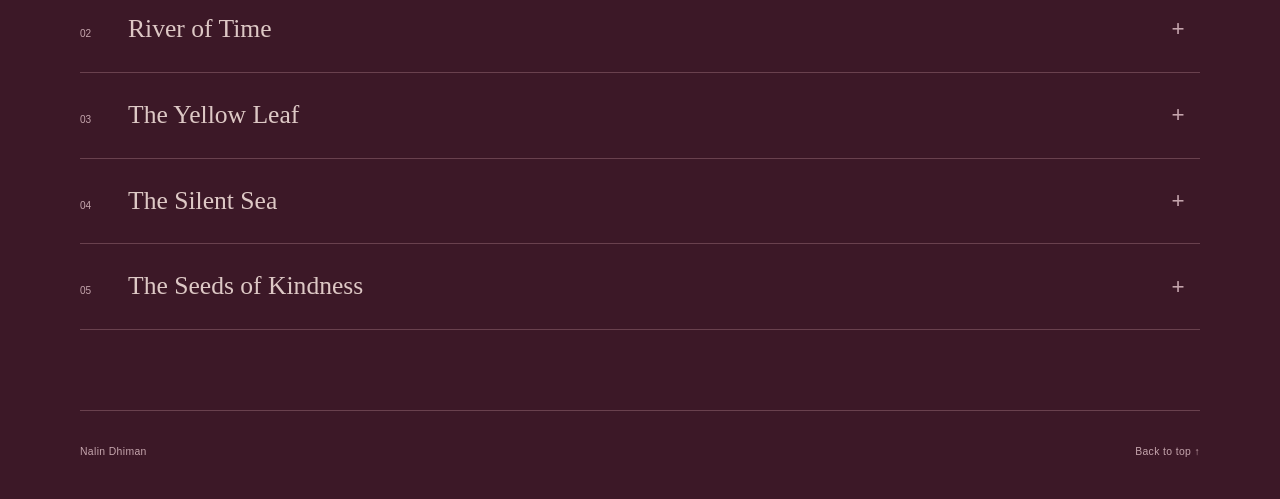
<file: people/nalin-poems.html>
<!doctype html>
<html lang="en" class="nalin-profile">
<head>
  <meta charset="utf-8">
  <meta name="viewport" content="width=device-width, initial-scale=1">
  <meta name="description" content="A selection of Hindi and English poems by Nalin Dhiman.">
  <meta name="robots" content="noindex, noarchive, max-image-preview:none">
  <meta name="theme-color" content="#3c1827">
  <title>Selected poems — Nalin Dhiman</title>
  <link rel="stylesheet" href="nalin-dhiman.css?v=20261120-poems">
  <link rel="stylesheet" href="nalin-poems.css?v=20261120">
  <link rel="preload" href="fonts/NotoSerifDevanagari-Regular.woff2" as="font" type="font/woff2" crossorigin>
  <script src="nalin-poems.js" defer></script>
</head>
<body class="nalin-page np-page">
  <a class="nd-skip" href="#main">Skip to poems</a>
  <div class="nd-page">
    <header class="nd-header">
      <a class="nd-wordmark" href="nalin-dhiman.html">Nalin Dhiman</a>
      <a class="nd-back" href="nalin-dhiman.html"><span aria-hidden="true">←</span> Profile</a>
    </header>
    <main id="main" class="np-main">
      <section class="np-intro" aria-labelledby="poems-title">
        <div>
          <p class="nd-eyebrow">Nalin Dhiman / Poems</p>
          <h1 id="poems-title">Selected poems<span class="nd-period" aria-hidden="true">.</span></h1>
          <p class="np-subtitle" lang="hi">चयनित कविताएँ</p>
          <p class="np-intro-copy">Some of my selected work, in Hindi and English.</p>
        </div>
<svg class="np-art" viewBox="0 0 240 240" xmlns="http://www.w3.org/2000/svg" aria-hidden="true" focusable="false"><g fill="none" stroke="currentColor" stroke-width="1" stroke-linecap="round" stroke-linejoin="round"><defs><clipPath id="cover-flower"><path d="M120 25L121.62 25.17L123.21 25.66L124.76 26.48L126.24 27.6L127.63 29.01L128.92 30.68L130.09 32.58L131.12 34.67L132.02 36.92L132.79 39.28L133.41 41.73L133.91 44.2L134.28 46.67L134.55 49.1L134.73 51.44L134.85 53.66L134.92 55.72L134.97 57.62L135.04 59.31L135.14 60.78L135.31 62.02L135.57 63.03L135.94 63.8L136.46 64.35L137.13 64.67L137.99 64.79L139.02 64.72L140.26 64.5L141.69 64.14L143.32 63.68L145.13 63.15L147.12 62.58L149.27 62L151.55 61.45L153.94 60.96L156.41 60.55L158.91 60.25L161.43 60.09L163.92 60.09L166.33 60.25L168.64 60.59L170.81 61.11L172.79 61.82L174.56 62.71L176.08 63.77L177.34 64.99L178.31 66.35L178.97 67.84L179.31 69.43L179.33 71.1L179.03 72.83L178.42 74.58L177.51 76.34L176.32 78.08L174.88 79.78L173.21 81.41L171.35 82.96L169.33 84.41L167.2 85.76L165 87L162.77 88.12L160.54 89.12L158.38 90.02L156.3 90.82L154.35 91.52L152.57 92.16L150.99 92.74L149.62 93.3L148.48 93.84L147.61 94.4L146.99 94.99L146.63 95.65L146.53 96.4L146.68 97.24L147.06 98.21L147.66 99.31L148.44 100.57L149.38 101.97L150.45 103.53L151.61 105.25L152.82 107.11L154.05 109.11L155.26 111.23L156.41 113.45L157.46 115.75L158.39 118.09L159.17 120.45L159.76 122.8L160.15 125.1L160.32 127.32L160.26 129.42L159.96 131.38L159.43 133.16L158.65 134.73L157.65 136.07L156.44 137.16L155.03 137.98L153.45 138.51L151.72 138.76L149.86 138.72L147.91 138.4L145.89 137.81L143.83 136.96L141.76 135.87L139.71 134.58L137.7 133.12L135.76 131.51L133.91 129.8L132.15 128.02L130.51 126.22L128.99 124.43L127.59 122.7L126.31 121.07L125.16 119.57L124.11 118.24L123.16 117.11L122.3 116.2L121.5 115.54L120.74 115.14L120 115L119.26 115.14L118.5 115.54L117.7 116.2L116.84 117.11L115.89 118.24L114.84 119.57L113.69 121.07L112.41 122.7L111.01 124.43L109.49 126.22L107.85 128.02L106.09 129.8L104.24 131.51L102.3 133.12L100.29 134.58L98.24 135.87L96.17 136.96L94.11 137.81L92.09 138.4L90.14 138.72L88.28 138.76L86.55 138.51L84.97 137.98L83.56 137.16L82.35 136.07L81.35 134.73L80.57 133.16L80.04 131.38L79.74 129.42L79.68 127.32L79.85 125.1L80.24 122.8L80.83 120.45L81.61 118.09L82.54 115.75L83.59 113.45L84.74 111.23L85.95 109.11L87.18 107.11L88.39 105.25L89.55 103.53L90.62 101.97L91.56 100.57L92.34 99.31L92.94 98.21L93.32 97.24L93.47 96.4L93.37 95.65L93.01 94.99L92.39 94.4L91.52 93.84L90.38 93.3L89.01 92.74L87.43 92.16L85.65 91.52L83.7 90.82L81.62 90.02L79.46 89.12L77.23 88.12L75 87L72.8 85.76L70.67 84.41L68.65 82.96L66.79 81.41L65.12 79.78L63.68 78.08L62.49 76.34L61.58 74.58L60.97 72.83L60.67 71.1L60.69 69.43L61.03 67.84L61.69 66.35L62.66 64.99L63.92 63.77L65.44 62.71L67.21 61.82L69.19 61.11L71.36 60.59L73.67 60.25L76.08 60.09L78.57 60.09L81.09 60.25L83.59 60.55L86.06 60.96L88.45 61.45L90.73 62L92.88 62.58L94.87 63.15L96.68 63.68L98.31 64.14L99.74 64.5L100.98 64.72L102.01 64.79L102.87 64.67L103.54 64.35L104.06 63.8L104.43 63.03L104.69 62.02L104.86 60.78L104.96 59.31L105.03 57.62L105.08 55.72L105.15 53.66L105.27 51.44L105.45 49.1L105.72 46.67L106.09 44.2L106.59 41.73L107.21 39.28L107.98 36.92L108.88 34.67L109.91 32.58L111.08 30.68L112.37 29.01L113.76 27.6L115.24 26.48L116.79 25.66L118.38 25.17L120 25Z"/></clipPath></defs><path clip-path="url(#cover-flower)" d="M12 21L21 21M21 21L30 21M39 12L39 21M48 21L57 21M66 12L66 21M75 21L84 21M84 21L93 21M102 21L111 21M120 12L120 21M138 12L138 21M156 12L156 21M156 21L165 21M165 21L174 21M174 21L183 21M183 21L192 21M201 21L210 21M219 21L228 21M30 21L30 30M21 30L30 30M30 30L39 30M48 21L48 30M39 30L48 30M57 21L57 30M66 21L66 30M75 21L75 30M84 30L93 30M102 21L102 30M93 30L102 30M111 21L111 30M111 30L120 30M129 21L129 30M120 30L129 30M129 30L138 30M147 21L147 30M138 30L147 30M147 30L156 30M156 30L165 30M165 30L174 30M174 30L183 30M192 21L192 30M192 30L201 30M210 21L210 30M201 30L210 30M210 30L219 30M21 30L21 39M48 30L48 39M57 30L57 39M66 30L66 39M75 30L75 39M84 30L84 39M84 39L93 39M111 39L120 39M129 30L129 39M120 39L129 39M138 39L147 39M156 39L165 39M183 30L183 39M174 39L183 39M183 39L192 39M192 39L201 39M210 30L210 39M30 39L30 48M21 48L30 48M39 39L39 48M39 48L48 48M57 39L57 48M48 48L57 48M66 39L66 48M75 39L75 48M66 48L75 48M75 48L84 48M93 39L93 48M102 39L102 48M111 39L111 48M102 48L111 48M120 48L129 48M138 39L138 48M129 48L138 48M147 39L147 48M147 48L156 48M165 39L165 48M174 39L174 48M165 48L174 48M201 39L201 48M201 48L210 48M219 39L219 48M210 48L219 48M21 48L21 57M30 48L30 57M30 57L39 57M48 48L48 57M66 48L66 57M57 57L66 57M75 57L84 57M93 48L93 57M84 57L93 57M102 48L102 57M111 57L120 57M120 57L129 57M129 57L138 57M147 48L147 57M138 57L147 57M165 48L165 57M156 57L165 57M183 48L183 57M174 57L183 57M192 48L192 57M192 57L201 57M201 57L210 57M219 48L219 57M21 57L21 66M21 66L30 66M39 57L39 66M48 57L48 66M48 66L57 66M57 66L66 66M75 57L75 66M66 66L75 66M102 57L102 66M93 66L102 66M111 57L111 66M120 66L129 66M129 66L138 66M138 66L147 66M156 57L156 66M147 66L156 66M174 57L174 66M165 66L174 66M183 57L183 66M183 66L192 66M192 66L201 66M210 57L210 66M219 57L219 66M210 66L219 66M12 75L21 75M21 75L30 75M39 66L39 75M39 75L48 75M48 75L57 75M66 75L75 75M84 66L84 75M75 75L84 75M93 66L93 75M84 75L93 75M111 66L111 75M102 75L111 75M111 75L120 75M129 66L129 75M138 75L147 75M156 66L156 75M156 75L165 75M174 66L174 75M183 75L192 75M201 66L201 75M210 66L210 75M219 75L228 75M30 75L30 84M21 84L30 84M30 84L39 84M48 75L48 84M57 75L57 84M57 84L66 84M75 75L75 84M93 75L93 84M93 84L102 84M111 75L111 84M129 75L129 84M120 84L129 84M138 75L138 84M147 75L147 84M147 84L156 84M165 75L165 84M174 75L174 84M183 75L183 84M183 84L192 84M201 75L201 84M201 84L210 84M219 75L219 84M210 84L219 84M21 93L30 93M39 84L39 93M39 93L48 93M48 93L57 93M66 84L66 93M75 84L75 93M84 84L84 93M84 93L93 93M93 93L102 93M111 84L111 93M102 93L111 93M111 93L120 93M129 84L129 93M129 93L138 93M138 93L147 93M156 84L156 93M165 84L165 93M174 84L174 93M192 84L192 93M192 93L201 93M210 84L210 93M210 93L219 93M12 102L21 102M30 93L30 102M21 102L30 102M48 93L48 102M66 93L66 102M57 102L66 102M75 93L75 102M84 93L84 102M93 102L102 102M102 102L111 102M120 93L120 102M111 102L120 102M120 102L129 102M147 93L147 102M138 102L147 102M156 93L156 102M165 93L165 102M174 93L174 102M183 93L183 102M183 102L192 102M201 93L201 102M201 102L210 102M210 102L219 102M21 111L30 111M39 102L39 111M30 111L39 111M48 102L48 111M39 111L48 111M57 102L57 111M66 102L66 111M66 111L75 111M84 102L84 111M75 111L84 111M84 111L93 111M93 111L102 111M102 111L111 111M129 102L129 111M129 111L138 111M138 111L147 111M156 102L156 111M147 111L156 111M156 111L165 111M174 102L174 111M165 111L174 111M183 102L183 111M174 111L183 111M201 102L201 111M192 111L201 111M219 102L219 111M21 111L21 120M30 120L39 120M39 120L48 120M57 111L57 120M48 120L57 120M66 111L66 120M84 120L93 120M93 120L102 120M102 120L111 120M120 111L120 120M111 120L120 120M129 111L129 120M138 120L147 120M147 120L156 120M156 120L165 120M165 120L174 120M183 111L183 120M192 111L192 120M192 120L201 120M210 111L210 120M201 120L210 120M219 120L228 120M21 120L21 129M30 120L30 129M48 120L48 129M39 129L48 129M57 129L66 129M75 120L75 129M66 129L75 129M75 129L84 129M84 129L93 129M102 120L102 129M102 129L111 129M111 129L120 129M120 129L129 129M138 120L138 129M129 129L138 129M156 120L156 129M147 129L156 129M165 129L174 129M183 120L183 129M174 129L183 129M192 129L201 129M210 120L210 129M210 129L219 129M21 129L21 138M30 129L30 138M30 138L39 138M39 138L48 138M57 129L57 138M48 138L57 138M66 138L75 138M75 138L84 138M93 129L93 138M93 138L102 138M102 138L111 138M120 138L129 138M138 129L138 138M147 129L147 138M165 129L165 138M156 138L165 138M183 129L183 138M174 138L183 138M201 129L201 138M192 138L201 138M210 129L210 138M219 138L228 138M21 138L21 147M21 147L30 147M30 147L39 147M39 147L48 147M57 138L57 147M66 138L66 147M66 147L75 147M84 138L84 147M84 147L93 147M93 147L102 147M111 138L111 147M120 138L120 147M111 147L120 147M138 138L138 147M129 147L138 147M156 138L156 147M147 147L156 147M156 147L165 147M174 138L174 147M192 138L192 147M183 147L192 147M210 138L210 147M201 147L210 147M210 147L219 147M21 156L30 156M39 147L39 156M30 156L39 156M57 147L57 156M48 156L57 156M75 147L75 156M84 156L93 156M102 147L102 156M93 156L102 156M102 156L111 156M120 147L120 156M120 156L129 156M138 147L138 156M138 156L147 156M156 147L156 156M174 147L174 156M165 156L174 156M183 147L183 156M192 147L192 156M192 156L201 156M210 147L210 156M210 156L219 156M21 165L30 165M30 165L39 165M48 156L48 165M39 165L48 165M48 165L57 165M66 156L66 165M57 165L66 165M75 156L75 165M84 165L93 165M111 156L111 165M102 165L111 165M120 156L120 165M138 156L138 165M129 165L138 165M156 156L156 165M147 165L156 165M165 165L174 165M174 165L183 165M183 165L192 165M201 156L201 165M192 165L201 165M219 156L219 165M12 174L21 174M30 165L30 174M48 165L48 174M57 174L66 174M75 165L75 174M66 174L75 174M84 165L84 174M93 165L93 174M93 174L102 174M102 174L111 174M120 165L120 174M111 174L120 174M120 174L129 174M138 165L138 174M138 174L147 174M156 165L156 174M165 165L165 174M156 174L165 174M174 174L183 174M183 174L192 174M201 165L201 174M210 165L210 174M219 165L219 174M21 174L21 183M30 174L30 183M39 174L39 183M48 174L48 183M57 174L57 183M75 174L75 183M84 174L84 183M84 183L93 183M111 174L111 183M129 174L129 183M129 183L138 183M147 174L147 183M156 174L156 183M174 174L174 183M165 183L174 183M192 174L192 183M183 183L192 183M201 174L201 183M210 174L210 183M201 183L210 183M219 174L219 183M30 183L30 192M21 192L30 192M39 183L39 192M39 192L48 192M57 183L57 192M48 192L57 192M66 183L66 192M75 183L75 192M66 192L75 192M75 192L84 192M84 192L93 192M102 183L102 192M93 192L102 192M102 192L111 192M120 183L120 192M111 192L120 192M129 183L129 192M147 183L147 192M138 192L147 192M156 183L156 192M165 183L165 192M174 192L183 192M183 192L192 192M201 183L201 192M192 192L201 192M219 183L219 192M210 192L219 192M219 192L228 192M21 192L21 201M30 201L39 201M48 192L48 201M48 201L57 201M57 201L66 201M66 201L75 201M75 201L84 201M102 201L111 201M120 192L120 201M111 201L120 201M120 201L129 201M138 192L138 201M129 201L138 201M147 192L147 201M147 201L156 201M165 192L165 201M156 201L165 201M165 201L174 201M183 192L183 201M183 201L192 201M192 201L201 201M201 201L210 201M210 201L219 201M21 201L21 210M21 210L30 210M39 201L39 210M39 210L48 210M48 210L57 210M66 201L66 210M84 201L84 210M93 201L93 210M102 201L102 210M93 210L102 210M111 210L120 210M120 210L129 210M129 210L138 210M138 210L147 210M147 210L156 210M165 201L165 210M183 201L183 210M174 210L183 210M192 210L201 210M201 210L210 210M210 210L219 210M12 219L21 219M30 210L30 219M39 210L39 219M30 219L39 219M57 210L57 219M57 219L66 219M75 210L75 219M66 219L75 219M84 210L84 219M93 210L93 219M111 210L111 219M102 219L111 219M129 210L129 219M129 219L138 219M147 210L147 219M165 210L165 219M156 219L165 219M174 210L174 219M192 210L192 219M183 219L192 219M201 219L210 219M219 210L219 219M48 219L48 228M84 219L84 228M120 219L120 228M147 219L147 228M183 219L183 228M210 219L210 228" stroke-width=".85"/><path d="M120 25L121.62 25.17L123.21 25.66L124.76 26.48L126.24 27.6L127.63 29.01L128.92 30.68L130.09 32.58L131.12 34.67L132.02 36.92L132.79 39.28L133.41 41.73L133.91 44.2L134.28 46.67L134.55 49.1L134.73 51.44L134.85 53.66L134.92 55.72L134.97 57.62L135.04 59.31L135.14 60.78L135.31 62.02L135.57 63.03L135.94 63.8L136.46 64.35L137.13 64.67L137.99 64.79L139.02 64.72L140.26 64.5L141.69 64.14L143.32 63.68L145.13 63.15L147.12 62.58L149.27 62L151.55 61.45L153.94 60.96L156.41 60.55L158.91 60.25L161.43 60.09L163.92 60.09L166.33 60.25L168.64 60.59L170.81 61.11L172.79 61.82L174.56 62.71L176.08 63.77L177.34 64.99L178.31 66.35L178.97 67.84L179.31 69.43L179.33 71.1L179.03 72.83L178.42 74.58L177.51 76.34L176.32 78.08L174.88 79.78L173.21 81.41L171.35 82.96L169.33 84.41L167.2 85.76L165 87L162.77 88.12L160.54 89.12L158.38 90.02L156.3 90.82L154.35 91.52L152.57 92.16L150.99 92.74L149.62 93.3L148.48 93.84L147.61 94.4L146.99 94.99L146.63 95.65L146.53 96.4L146.68 97.24L147.06 98.21L147.66 99.31L148.44 100.57L149.38 101.97L150.45 103.53L151.61 105.25L152.82 107.11L154.05 109.11L155.26 111.23L156.41 113.45L157.46 115.75L158.39 118.09L159.17 120.45L159.76 122.8L160.15 125.1L160.32 127.32L160.26 129.42L159.96 131.38L159.43 133.16L158.65 134.73L157.65 136.07L156.44 137.16L155.03 137.98L153.45 138.51L151.72 138.76L149.86 138.72L147.91 138.4L145.89 137.81L143.83 136.96L141.76 135.87L139.71 134.58L137.7 133.12L135.76 131.51L133.91 129.8L132.15 128.02L130.51 126.22L128.99 124.43L127.59 122.7L126.31 121.07L125.16 119.57L124.11 118.24L123.16 117.11L122.3 116.2L121.5 115.54L120.74 115.14L120 115L119.26 115.14L118.5 115.54L117.7 116.2L116.84 117.11L115.89 118.24L114.84 119.57L113.69 121.07L112.41 122.7L111.01 124.43L109.49 126.22L107.85 128.02L106.09 129.8L104.24 131.51L102.3 133.12L100.29 134.58L98.24 135.87L96.17 136.96L94.11 137.81L92.09 138.4L90.14 138.72L88.28 138.76L86.55 138.51L84.97 137.98L83.56 137.16L82.35 136.07L81.35 134.73L80.57 133.16L80.04 131.38L79.74 129.42L79.68 127.32L79.85 125.1L80.24 122.8L80.83 120.45L81.61 118.09L82.54 115.75L83.59 113.45L84.74 111.23L85.95 109.11L87.18 107.11L88.39 105.25L89.55 103.53L90.62 101.97L91.56 100.57L92.34 99.31L92.94 98.21L93.32 97.24L93.47 96.4L93.37 95.65L93.01 94.99L92.39 94.4L91.52 93.84L90.38 93.3L89.01 92.74L87.43 92.16L85.65 91.52L83.7 90.82L81.62 90.02L79.46 89.12L77.23 88.12L75 87L72.8 85.76L70.67 84.41L68.65 82.96L66.79 81.41L65.12 79.78L63.68 78.08L62.49 76.34L61.58 74.58L60.97 72.83L60.67 71.1L60.69 69.43L61.03 67.84L61.69 66.35L62.66 64.99L63.92 63.77L65.44 62.71L67.21 61.82L69.19 61.11L71.36 60.59L73.67 60.25L76.08 60.09L78.57 60.09L81.09 60.25L83.59 60.55L86.06 60.96L88.45 61.45L90.73 62L92.88 62.58L94.87 63.15L96.68 63.68L98.31 64.14L99.74 64.5L100.98 64.72L102.01 64.79L102.87 64.67L103.54 64.35L104.06 63.8L104.43 63.03L104.69 62.02L104.86 60.78L104.96 59.31L105.03 57.62L105.08 55.72L105.15 53.66L105.27 51.44L105.45 49.1L105.72 46.67L106.09 44.2L106.59 41.73L107.21 39.28L107.98 36.92L108.88 34.67L109.91 32.58L111.08 30.68L112.37 29.01L113.76 27.6L115.24 26.48L116.79 25.66L118.38 25.17L120 25Z"/><circle cx="120" cy="87" r="12"/><path d="M120 146C113 169 120 199 120 223M118 183C83 188 69 169 72 154C101 152 117 166 118 183ZM119 201C143 196 159 177 154 164C127 168 118 180 119 201Z"/></g></svg>
      </section>
      <nav class="np-language-nav" aria-label="Poem languages">
        <a href="#hindi" lang="hi">हिंदी <span class="np-count" aria-hidden="true">08</span></a>
        <a href="#english">English <span class="np-count" aria-hidden="true">05</span></a>
      </nav>
      <section class="np-language-section" id="hindi" aria-labelledby="hindi-title">
        <header class="np-section-heading"><h2 id="hindi-title" lang="hi">हिंदी कविताएँ</h2><span>Hindi poems</span></header>
        <details class="np-poem" id="loktantra" name="selected-poem" lang="hi">
          <summary><span class="np-number" aria-hidden="true">01</span><h3>लोकतंत्र का तानाशाह और तिलचट्टों का देश</h3></summary>
          <div class="np-poem-body">
            <div class="np-verse">
              <p class="np-stanza"><span class="np-line">डरता हूँ मैं लोगों से,</span><span class="np-line">क्योंकि लोकतंत्र लोगों का है!</span><span class="np-line">पर क्या फ़र्क पड़ता है मुझे लोगों से?</span><span class="np-line">क्योंकि सरकार तो मेरी है!</span><span class="np-line">सरकार मेरी, सरकारी आदमी मेरा,</span><span class="np-line">धर्म मेरा, धर्म का पुजारी मेरा,</span><span class="np-line">और लोकतंत्र?</span><span class="np-line">वह तो धर्म का!</span><span class="np-line">सिर्फ़ धर्म का।</span></p>
              <p class="np-stanza"><span class="np-line">बस जो मेरा नहीं,</span><span class="np-line">वह उस धर्म के हाथों मार खाता आदमी।</span></p>
              <p class="np-stanza"><span class="np-line">पर लोकतंत्र का संविधान तो यह नहीं मानता,</span><span class="np-line">तो यह कौन मानता है?</span><span class="np-line">यह मैं मानता हूँ,</span><span class="np-line">क्योंकि मैं लोकतंत्र का तानाशाह हूँ!</span><span class="np-line">और तानाशाह जो चाहे,</span><span class="np-line">वह कर सकता है।</span></p>
              <p class="np-stanza"><span class="np-line">तानाशाह तो कोई भी बन सकता है।</span><span class="np-line">तानाशाह तो किसी भी धर्म का हो सकता है।</span><span class="np-line">इस तानाशाह का नाम जानना चाहते हो तुम?</span><span class="np-line">तानाशाह का नाम नहीं होता,</span><span class="np-line">उसका बस एक विचार होता है।</span></p>
              <p class="np-stanza"><span class="np-line">तो फिर उसके नाम का क्या?</span><span class="np-line">नाम तो वह धर्म के राजाओं का लेता है।</span><span class="np-line">जैसे?</span><span class="np-line">जैसे माओ–मार्क्स का!</span><span class="np-line">औरंगज़ेब–रहमान का!</span><span class="np-line">और ……–राम का!</span></p>
              <p class="np-stanza"><span class="np-line">पर तानाशाह आज भी डरता है!</span><span class="np-line">किससे?</span><span class="np-line">डरता है वह</span><span class="np-line">उन गिने-चुने बीस-पच्चीस साल के तिलचट्टों से,</span><span class="np-line">कि कहीं वे अपना धर्म पहचान न लें,</span><span class="np-line">कहीं वे अपना संविधान पहचान न लें।</span></p>
              <p class="np-stanza"><span class="np-line">अगर तिलचट्टों ने धर्म को जान लिया,</span><span class="np-line">तो तानाशाह का राम–रहमान ख़तरे में आ जाएगा।</span><span class="np-line">और अगर तानाशाह का राम–रहमान ख़तरे में आ गया,</span><span class="np-line">तो तानाशाह का धर्म</span><span class="np-line">और उस धर्म का लोकतंत्र</span><span class="np-line">ख़तरे में आ जाएगा।</span></p>
              <p class="np-stanza"><span class="np-line">और तानाशाह धर्म के लोकतंत्र का है,</span><span class="np-line">लोगों के लोकतंत्र का नहीं।</span></p>
              <p class="np-stanza"><span class="np-line">और धर्म के लोकतंत्र का मरना बेहतर है!</span><span class="np-line">राम–रहमान के लोकतंत्र का मरना बेहतर है,</span><span class="np-line">लोगों के लोकतंत्र के मरने से।</span><span class="np-line">और तानाशाह का मरना बेहतर है,</span><span class="np-line">देश के बीस-पच्चीस साल के तिलचट्टों के मरने से!</span></p>
              <p class="np-stanza"><span class="np-line">क्योंकि लोकतंत्र में तानाशाह की कोई ज़रूरत नहीं,</span><span class="np-line">पर उन सभी तिलचट्टों की लोकतंत्र में ज़रूरत है।</span><span class="np-line">क्योंकि देश तिलचट्टों का है!</span></p>
              <p class="np-signature">— नलिन धीमान</p>
            </div>
<svg class="np-art" viewBox="0 0 240 240" xmlns="http://www.w3.org/2000/svg" aria-hidden="true" focusable="false"><g fill="none" stroke="currentColor" stroke-width="1" stroke-linecap="round" stroke-linejoin="round"><defs><clipPath id="poem-art-loktantra"><path d="M42 36H198V201H42Z"/></clipPath></defs><path clip-path="url(#poem-art-loktantra)" d="M12 21L21 21M21 21L30 21M39 12L39 21M48 21L57 21M66 12L66 21M75 21L84 21M84 21L93 21M102 21L111 21M120 12L120 21M138 12L138 21M156 12L156 21M156 21L165 21M165 21L174 21M174 21L183 21M183 21L192 21M201 21L210 21M219 21L228 21M30 21L30 30M21 30L30 30M30 30L39 30M48 21L48 30M39 30L48 30M57 21L57 30M66 21L66 30M75 21L75 30M84 30L93 30M102 21L102 30M93 30L102 30M111 21L111 30M111 30L120 30M129 21L129 30M120 30L129 30M129 30L138 30M147 21L147 30M138 30L147 30M147 30L156 30M156 30L165 30M165 30L174 30M174 30L183 30M192 21L192 30M192 30L201 30M210 21L210 30M201 30L210 30M210 30L219 30M21 30L21 39M48 30L48 39M57 30L57 39M66 30L66 39M75 30L75 39M84 30L84 39M84 39L93 39M111 39L120 39M129 30L129 39M120 39L129 39M138 39L147 39M156 39L165 39M183 30L183 39M174 39L183 39M183 39L192 39M192 39L201 39M210 30L210 39M30 39L30 48M21 48L30 48M39 39L39 48M39 48L48 48M57 39L57 48M48 48L57 48M66 39L66 48M75 39L75 48M66 48L75 48M75 48L84 48M93 39L93 48M102 39L102 48M111 39L111 48M102 48L111 48M120 48L129 48M138 39L138 48M129 48L138 48M147 39L147 48M147 48L156 48M165 39L165 48M174 39L174 48M165 48L174 48M201 39L201 48M201 48L210 48M219 39L219 48M210 48L219 48M21 48L21 57M30 48L30 57M30 57L39 57M48 48L48 57M66 48L66 57M57 57L66 57M75 57L84 57M93 48L93 57M84 57L93 57M102 48L102 57M111 57L120 57M120 57L129 57M129 57L138 57M147 48L147 57M138 57L147 57M165 48L165 57M156 57L165 57M183 48L183 57M174 57L183 57M192 48L192 57M192 57L201 57M201 57L210 57M219 48L219 57M21 57L21 66M21 66L30 66M39 57L39 66M48 57L48 66M48 66L57 66M57 66L66 66M75 57L75 66M66 66L75 66M102 57L102 66M93 66L102 66M111 57L111 66M120 66L129 66M129 66L138 66M138 66L147 66M156 57L156 66M147 66L156 66M174 57L174 66M165 66L174 66M183 57L183 66M183 66L192 66M192 66L201 66M210 57L210 66M219 57L219 66M210 66L219 66M12 75L21 75M21 75L30 75M39 66L39 75M39 75L48 75M48 75L57 75M66 75L75 75M84 66L84 75M75 75L84 75M93 66L93 75M84 75L93 75M111 66L111 75M102 75L111 75M111 75L120 75M129 66L129 75M138 75L147 75M156 66L156 75M156 75L165 75M174 66L174 75M183 75L192 75M201 66L201 75M210 66L210 75M219 75L228 75M30 75L30 84M21 84L30 84M30 84L39 84M48 75L48 84M57 75L57 84M57 84L66 84M75 75L75 84M93 75L93 84M93 84L102 84M111 75L111 84M129 75L129 84M120 84L129 84M138 75L138 84M147 75L147 84M147 84L156 84M165 75L165 84M174 75L174 84M183 75L183 84M183 84L192 84M201 75L201 84M201 84L210 84M219 75L219 84M210 84L219 84M21 93L30 93M39 84L39 93M39 93L48 93M48 93L57 93M66 84L66 93M75 84L75 93M84 84L84 93M84 93L93 93M93 93L102 93M111 84L111 93M102 93L111 93M111 93L120 93M129 84L129 93M129 93L138 93M138 93L147 93M156 84L156 93M165 84L165 93M174 84L174 93M192 84L192 93M192 93L201 93M210 84L210 93M210 93L219 93M12 102L21 102M30 93L30 102M21 102L30 102M48 93L48 102M66 93L66 102M57 102L66 102M75 93L75 102M84 93L84 102M93 102L102 102M102 102L111 102M120 93L120 102M111 102L120 102M120 102L129 102M147 93L147 102M138 102L147 102M156 93L156 102M165 93L165 102M174 93L174 102M183 93L183 102M183 102L192 102M201 93L201 102M201 102L210 102M210 102L219 102M21 111L30 111M39 102L39 111M30 111L39 111M48 102L48 111M39 111L48 111M57 102L57 111M66 102L66 111M66 111L75 111M84 102L84 111M75 111L84 111M84 111L93 111M93 111L102 111M102 111L111 111M129 102L129 111M129 111L138 111M138 111L147 111M156 102L156 111M147 111L156 111M156 111L165 111M174 102L174 111M165 111L174 111M183 102L183 111M174 111L183 111M201 102L201 111M192 111L201 111M219 102L219 111M21 111L21 120M30 120L39 120M39 120L48 120M57 111L57 120M48 120L57 120M66 111L66 120M84 120L93 120M93 120L102 120M102 120L111 120M120 111L120 120M111 120L120 120M129 111L129 120M138 120L147 120M147 120L156 120M156 120L165 120M165 120L174 120M183 111L183 120M192 111L192 120M192 120L201 120M210 111L210 120M201 120L210 120M219 120L228 120M21 120L21 129M30 120L30 129M48 120L48 129M39 129L48 129M57 129L66 129M75 120L75 129M66 129L75 129M75 129L84 129M84 129L93 129M102 120L102 129M102 129L111 129M111 129L120 129M120 129L129 129M138 120L138 129M129 129L138 129M156 120L156 129M147 129L156 129M165 129L174 129M183 120L183 129M174 129L183 129M192 129L201 129M210 120L210 129M210 129L219 129M21 129L21 138M30 129L30 138M30 138L39 138M39 138L48 138M57 129L57 138M48 138L57 138M66 138L75 138M75 138L84 138M93 129L93 138M93 138L102 138M102 138L111 138M120 138L129 138M138 129L138 138M147 129L147 138M165 129L165 138M156 138L165 138M183 129L183 138M174 138L183 138M201 129L201 138M192 138L201 138M210 129L210 138M219 138L228 138M21 138L21 147M21 147L30 147M30 147L39 147M39 147L48 147M57 138L57 147M66 138L66 147M66 147L75 147M84 138L84 147M84 147L93 147M93 147L102 147M111 138L111 147M120 138L120 147M111 147L120 147M138 138L138 147M129 147L138 147M156 138L156 147M147 147L156 147M156 147L165 147M174 138L174 147M192 138L192 147M183 147L192 147M210 138L210 147M201 147L210 147M210 147L219 147M21 156L30 156M39 147L39 156M30 156L39 156M57 147L57 156M48 156L57 156M75 147L75 156M84 156L93 156M102 147L102 156M93 156L102 156M102 156L111 156M120 147L120 156M120 156L129 156M138 147L138 156M138 156L147 156M156 147L156 156M174 147L174 156M165 156L174 156M183 147L183 156M192 147L192 156M192 156L201 156M210 147L210 156M210 156L219 156M21 165L30 165M30 165L39 165M48 156L48 165M39 165L48 165M48 165L57 165M66 156L66 165M57 165L66 165M75 156L75 165M84 165L93 165M111 156L111 165M102 165L111 165M120 156L120 165M138 156L138 165M129 165L138 165M156 156L156 165M147 165L156 165M165 165L174 165M174 165L183 165M183 165L192 165M201 156L201 165M192 165L201 165M219 156L219 165M12 174L21 174M30 165L30 174M48 165L48 174M57 174L66 174M75 165L75 174M66 174L75 174M84 165L84 174M93 165L93 174M93 174L102 174M102 174L111 174M120 165L120 174M111 174L120 174M120 174L129 174M138 165L138 174M138 174L147 174M156 165L156 174M165 165L165 174M156 174L165 174M174 174L183 174M183 174L192 174M201 165L201 174M210 165L210 174M219 165L219 174M21 174L21 183M30 174L30 183M39 174L39 183M48 174L48 183M57 174L57 183M75 174L75 183M84 174L84 183M84 183L93 183M111 174L111 183M129 174L129 183M129 183L138 183M147 174L147 183M156 174L156 183M174 174L174 183M165 183L174 183M192 174L192 183M183 183L192 183M201 174L201 183M210 174L210 183M201 183L210 183M219 174L219 183M30 183L30 192M21 192L30 192M39 183L39 192M39 192L48 192M57 183L57 192M48 192L57 192M66 183L66 192M75 183L75 192M66 192L75 192M75 192L84 192M84 192L93 192M102 183L102 192M93 192L102 192M102 192L111 192M120 183L120 192M111 192L120 192M129 183L129 192M147 183L147 192M138 192L147 192M156 183L156 192M165 183L165 192M174 192L183 192M183 192L192 192M201 183L201 192M192 192L201 192M219 183L219 192M210 192L219 192M219 192L228 192M21 192L21 201M30 201L39 201M48 192L48 201M48 201L57 201M57 201L66 201M66 201L75 201M75 201L84 201M102 201L111 201M120 192L120 201M111 201L120 201M120 201L129 201M138 192L138 201M129 201L138 201M147 192L147 201M147 201L156 201M165 192L165 201M156 201L165 201M165 201L174 201M183 192L183 201M183 201L192 201M192 201L201 201M201 201L210 201M210 201L219 201M21 201L21 210M21 210L30 210M39 201L39 210M39 210L48 210M48 210L57 210M66 201L66 210M84 201L84 210M93 201L93 210M102 201L102 210M93 210L102 210M111 210L120 210M120 210L129 210M129 210L138 210M138 210L147 210M147 210L156 210M165 201L165 210M183 201L183 210M174 210L183 210M192 210L201 210M201 210L210 210M210 210L219 210M12 219L21 219M30 210L30 219M39 210L39 219M30 219L39 219M57 210L57 219M57 219L66 219M75 210L75 219M66 219L75 219M84 210L84 219M93 210L93 219M111 210L111 219M102 219L111 219M129 210L129 219M129 219L138 219M147 210L147 219M165 210L165 219M156 219L165 219M174 210L174 219M192 210L192 219M183 219L192 219M201 219L210 219M219 210L219 219M48 219L48 228M84 219L84 228M120 219L120 228M147 219L147 228M183 219L183 228M210 219L210 228" stroke-width=".85"/><path d="M42 36H198V201H42Z"/><path d="M30 151V24H210V118M30 175V213H210V164M170 138H225"/></g></svg>
            <div class="np-reading-end"><button class="np-close" type="button" hidden>शीर्षकों पर लौटें <span aria-hidden="true">↑</span></button></div>
          </div>
        </details>
        <details class="np-poem" id="hamein-aadmiyon-ki-zaroorat-hai" name="selected-poem" lang="hi">
          <summary><span class="np-number" aria-hidden="true">02</span><h3>हमें आदमियों की ज़रूरत है</h3></summary>
          <div class="np-poem-body">
            <div class="np-verse">
              <p class="np-stanza"><span class="np-line">हमें आदमियों की ज़रूरत है, पर तुम तो हरिजन हो,</span><span class="np-line">तुम कहाँ समझ पाओगे हम ब्राह्मणों का संघर्ष;</span><span class="np-line">जो संघर्ष हम धर्म को बचाने के लिए करते हैं;</span><span class="np-line">उस धर्म को बचाने के लिए हमें आदमियों की ज़रूरत है,</span><span class="np-line">पर तुम तो हरिजन हो।</span></p>
              <p class="np-stanza"><span class="np-line">हमें आदमियों की ज़रूरत है, पर तुम तो बनिए हो,</span><span class="np-line">तुम कहाँ समझ पाओगे हम राजपूतों का संघर्ष;</span><span class="np-line">जो संघर्ष हम राज्य बचाने के लिए करते हैं;</span><span class="np-line">उस संघर्ष में हमें आदमियों की ज़रूरत है,</span><span class="np-line">पर तुम तो बनिए हो।</span></p>
              <p class="np-stanza"><span class="np-line">हमें आदमियों की ज़रूरत है, पर तुम तो मुसलमान हो,</span><span class="np-line">तुम कहाँ समझ पाओगे हम हिंदुओं का संघर्ष;</span><span class="np-line">जो संघर्ष हम भारत माँ को बचाने के लिए करते हैं;</span><span class="np-line">उस संघर्ष में हमें आदमियों की ज़रूरत है,</span><span class="np-line">पर तुम तो मुसलमान हो।</span></p>
              <p class="np-stanza"><span class="np-line">हमें आदमियों की ज़रूरत है, पर तुम तो औरत हो;</span><span class="np-line">तुम कहाँ समझ पाओगी हम मर्दों का संघर्ष,</span><span class="np-line">जो हम दुनिया को चलाने के लिए करते हैं;</span><span class="np-line">उस संघर्ष में हमें आदमियों की ज़रूरत है,</span><span class="np-line">पर तुम तो औरत हो।</span></p>
              <p class="np-stanza"><span class="np-line">और कहीं दूर किसी कमरे में बंद उस लेखक को लगता है,</span><span class="np-line">संघर्ष के लिए हमें आदमियों की नहीं बल्कि इंसानों की ज़रूरत है;</span><span class="np-line">पर खैर तुम कहाँ समझोगे इस संघर्ष को,</span><span class="np-line">तुम तो आदमी हो।</span></p>
              <p class="np-signature">— नलिन धीमान</p>
            </div>
<svg class="np-art" viewBox="0 0 240 240" xmlns="http://www.w3.org/2000/svg" aria-hidden="true" focusable="false"><g fill="none" stroke="currentColor" stroke-width="1" stroke-linecap="round" stroke-linejoin="round"><defs><clipPath id="poem-art-hamein-aadmiyon-ki-zaroorat-hai"><path d="M32 61H107V179H32Z"/><path d="M133 61H208V179H133Z"/></clipPath></defs><path clip-path="url(#poem-art-hamein-aadmiyon-ki-zaroorat-hai)" d="M21 12L21 21M21 21L30 21M30 21L39 21M48 21L57 21M66 21L75 21M84 12L84 21M93 21L102 21M111 12L111 21M120 12L120 21M147 12L147 21M165 12L165 21M174 21L183 21M183 21L192 21M201 12L201 21M210 21L219 21M21 21L21 30M39 21L39 30M39 30L48 30M57 21L57 30M48 30L57 30M57 30L66 30M75 21L75 30M84 21L84 30M102 21L102 30M102 30L111 30M120 21L120 30M111 30L120 30M129 21L129 30M138 21L138 30M147 21L147 30M156 21L156 30M156 30L165 30M174 21L174 30M165 30L174 30M174 30L183 30M183 30L192 30M201 21L201 30M192 30L201 30M219 21L219 30M210 30L219 30M12 39L21 39M30 30L30 39M21 39L30 39M30 39L39 39M39 39L48 39M48 39L57 39M66 30L66 39M75 30L75 39M84 30L84 39M93 30L93 39M84 39L93 39M111 30L111 39M129 30L129 39M120 39L129 39M138 30L138 39M138 39L147 39M156 30L156 39M147 39L156 39M174 30L174 39M183 39L192 39M192 39L201 39M210 30L210 39M201 39L210 39M219 39L228 39M39 39L39 48M57 39L57 48M66 39L66 48M75 39L75 48M75 48L84 48M93 39L93 48M102 39L102 48M93 48L102 48M111 39L111 48M120 39L120 48M129 39L129 48M129 48L138 48M138 48L147 48M147 48L156 48M165 39L165 48M156 48L165 48M165 48L174 48M183 39L183 48M174 48L183 48M183 48L192 48M210 39L210 48M210 48L219 48M21 48L21 57M30 48L30 57M39 48L39 57M30 57L39 57M48 48L48 57M57 48L57 57M57 57L66 57M75 48L75 57M66 57L75 57M93 48L93 57M84 57L93 57M111 48L111 57M102 57L111 57M120 48L120 57M120 57L129 57M129 57L138 57M156 48L156 57M147 57L156 57M174 57L183 57M192 48L192 57M201 48L201 57M201 57L210 57M219 48L219 57M210 57L219 57M21 57L21 66M12 66L21 66M30 57L30 66M48 57L48 66M39 66L48 66M48 66L57 66M75 57L75 66M66 66L75 66M75 66L84 66M93 57L93 66M102 57L102 66M120 57L120 66M111 66L120 66M138 57L138 66M138 66L147 66M147 66L156 66M165 57L165 66M156 66L165 66M174 57L174 66M183 57L183 66M201 57L201 66M192 66L201 66M210 66L219 66M30 66L30 75M21 75L30 75M39 66L39 75M57 66L57 75M48 75L57 75M57 75L66 75M66 75L75 75M84 66L84 75M93 66L93 75M102 75L111 75M111 75L120 75M129 66L129 75M120 75L129 75M129 75L138 75M138 75L147 75M156 66L156 75M174 66L174 75M165 75L174 75M192 66L192 75M183 75L192 75M210 66L210 75M201 75L210 75M219 66L219 75M12 84L21 84M30 75L30 84M39 75L39 84M48 75L48 84M75 75L75 84M66 84L75 84M84 75L84 84M93 75L93 84M102 75L102 84M120 75L120 84M120 84L129 84M147 75L147 84M147 84L156 84M165 75L165 84M156 84L165 84M174 75L174 84M174 84L183 84M192 75L192 84M201 75L201 84M210 84L219 84M219 84L228 84M30 84L30 93M21 93L30 93M39 84L39 93M57 84L57 93M48 93L57 93M57 93L66 93M75 84L75 93M84 84L84 93M93 84L93 93M102 84L102 93M111 84L111 93M111 93L120 93M129 84L129 93M138 84L138 93M147 93L156 93M156 93L165 93M183 84L183 93M174 93L183 93M192 84L192 93M201 84L201 93M201 93L210 93M210 93L219 93M21 102L30 102M39 93L39 102M30 102L39 102M48 93L48 102M39 102L48 102M66 93L66 102M75 93L75 102M75 102L84 102M93 93L93 102M84 102L93 102M102 93L102 102M111 93L111 102M120 93L120 102M129 93L129 102M138 93L138 102M147 93L147 102M147 102L156 102M156 102L165 102M174 93L174 102M165 102L174 102M192 93L192 102M183 102L192 102M201 93L201 102M201 102L210 102M219 102L228 102M21 102L21 111M21 111L30 111M48 102L48 111M57 102L57 111M57 111L66 111M75 102L75 111M84 102L84 111M102 102L102 111M93 111L102 111M111 102L111 111M129 102L129 111M120 111L129 111M138 102L138 111M147 102L147 111M156 111L165 111M165 111L174 111M174 111L183 111M192 102L192 111M183 111L192 111M192 111L201 111M210 102L210 111M219 102L219 111M12 120L21 120M21 120L30 120M39 111L39 120M30 120L39 120M39 120L48 120M57 111L57 120M48 120L57 120M75 111L75 120M66 120L75 120M75 120L84 120M93 111L93 120M84 120L93 120M111 111L111 120M102 120L111 120M120 111L120 120M129 111L129 120M138 111L138 120M138 120L147 120M156 111L156 120M147 120L156 120M174 111L174 120M183 120L192 120M192 120L201 120M210 111L210 120M201 120L210 120M219 111L219 120M21 129L30 129M30 129L39 129M48 120L48 129M66 120L66 129M57 129L66 129M66 129L75 129M84 129L93 129M102 120L102 129M93 129L102 129M111 120L111 129M120 120L120 129M129 120L129 129M138 129L147 129M147 129L156 129M165 120L165 129M156 129L165 129M174 120L174 129M165 129L174 129M183 120L183 129M192 129L201 129M210 120L210 129M210 129L219 129M21 138L30 138M39 129L39 138M48 129L48 138M48 138L57 138M57 138L66 138M75 129L75 138M84 129L84 138M93 138L102 138M102 138L111 138M120 129L120 138M111 138L120 138M138 129L138 138M129 138L138 138M156 129L156 138M165 138L174 138M183 129L183 138M174 138L183 138M183 138L192 138M201 129L201 138M201 138L210 138M219 129L219 138M21 138L21 147M39 138L39 147M30 147L39 147M39 147L48 147M57 138L57 147M48 147L57 147M75 138L75 147M66 147L75 147M84 138L84 147M84 147L93 147M93 147L102 147M111 138L111 147M111 147L120 147M120 147L129 147M138 138L138 147M129 147L138 147M147 138L147 147M156 138L156 147M156 147L165 147M174 138L174 147M201 138L201 147M192 147L201 147M210 138L210 147M219 138L219 147M21 147L21 156M21 156L30 156M39 147L39 156M57 147L57 156M57 156L66 156M75 147L75 156M84 156L93 156M102 147L102 156M102 156L111 156M120 147L120 156M138 147L138 156M147 147L147 156M147 156L156 156M156 156L165 156M174 147L174 156M165 156L174 156M183 147L183 156M183 156L192 156M201 147L201 156M219 147L219 156M210 156L219 156M21 156L21 165M30 156L30 165M30 165L39 165M48 156L48 165M39 165L48 165M48 165L57 165M66 156L66 165M75 156L75 165M84 156L84 165M75 165L84 165M102 156L102 165M93 165L102 165M111 156L111 165M111 165L120 165M129 156L129 165M120 165L129 165M138 156L138 165M138 165L147 165M156 156L156 165M165 156L165 165M183 156L183 165M174 165L183 165M192 156L192 165M201 156L201 165M201 165L210 165M219 156L219 165M12 174L21 174M21 174L30 174M39 174L48 174M57 165L57 174M48 174L57 174M66 165L66 174M66 174L75 174M75 174L84 174M93 165L93 174M84 174L93 174M102 174L111 174M111 174L120 174M129 165L129 174M138 165L138 174M156 165L156 174M147 174L156 174M165 165L165 174M174 165L174 174M174 174L183 174M192 165L192 174M201 165L201 174M201 174L210 174M219 165L219 174M12 183L21 183M30 174L30 183M39 174L39 183M57 174L57 183M84 174L84 183M75 183L84 183M102 174L102 183M93 183L102 183M120 174L120 183M120 183L129 183M138 174L138 183M129 183L138 183M138 183L147 183M156 174L156 183M165 174L165 183M174 174L174 183M192 174L192 183M183 183L192 183M192 183L201 183M210 174L210 183M219 174L219 183M210 183L219 183M30 183L30 192M21 192L30 192M39 183L39 192M48 183L48 192M66 183L66 192M57 192L66 192M75 183L75 192M66 192L75 192M93 183L93 192M84 192L93 192M111 183L111 192M120 183L120 192M129 192L138 192M147 183L147 192M156 183L156 192M165 183L165 192M174 183L174 192M174 192L183 192M201 183L201 192M201 192L210 192M219 183L219 192M30 192L30 201M39 192L39 201M48 192L48 201M57 192L57 201M48 201L57 201M66 201L75 201M84 192L84 201M75 201L84 201M102 192L102 201M93 201L102 201M111 192L111 201M111 201L120 201M129 192L129 201M120 201L129 201M138 192L138 201M147 192L147 201M156 192L156 201M165 192L165 201M165 201L174 201M183 192L183 201M192 192L192 201M201 192L201 201M210 192L210 201M219 192L219 201M21 201L21 210M21 210L30 210M39 201L39 210M30 210L39 210M39 210L48 210M48 210L57 210M66 201L66 210M57 210L66 210M84 201L84 210M84 210L93 210M102 201L102 210M93 210L102 210M111 201L111 210M120 201L120 210M138 201L138 210M138 210L147 210M156 201L156 210M147 210L156 210M165 210L174 210M183 201L183 210M174 210L183 210M192 201L192 210M192 210L201 210M210 201L210 210M210 210L219 210M219 210L228 210M21 210L21 219M30 219L39 219M48 210L48 219M48 219L57 219M75 210L75 219M66 219L75 219M75 219L84 219M84 219L93 219M93 219L102 219M111 210L111 219M102 219L111 219M120 210L120 219M129 210L129 219M138 210L138 219M156 210L156 219M165 210L165 219M174 219L183 219M192 210L192 219M183 219L192 219M201 210L201 219M210 210L210 219M210 219L219 219M30 219L30 228M66 219L66 228M129 219L129 228M147 219L147 228M174 219L174 228" stroke-width=".85"/><path d="M32 61H107V179H32Z"/><path d="M133 61H208V179H133Z"/><path d="M107 101H133M107 139H133M53 201H187M67 39H173"/></g></svg>
            <div class="np-reading-end"><button class="np-close" type="button" hidden>शीर्षकों पर लौटें <span aria-hidden="true">↑</span></button></div>
          </div>
        </details>
        <details class="np-poem" id="aryan" name="selected-poem" lang="hi">
          <summary><span class="np-number" aria-hidden="true">03</span><h3>आर्यन</h3></summary>
          <div class="np-poem-body">
            <div class="np-verse">
              <p class="np-stanza"><span class="np-line">श्मशान की तू अग्नि बन, मौत की तू जननी बन,</span><span class="np-line">इन्द्र को मार तू, शत्रु को ललकार तू;</span><span class="np-line">सूर्य सा प्रचंड बन, प्रेम का तू दण्ड बन,</span><span class="np-line">सप्त सिंधुओं को पार कर, अध्यात्म का शृंगार कर;</span></p>
              <p class="np-stanza"><span class="np-line">मनु सा कानून बना, पर धनु सा चक्रव्यूह भी रच,</span><span class="np-line">अथर्व सा ज्ञान रख, पर विधि की पहचान रख;</span><span class="np-line">क्षत्रिय बन, वैश्य पर वार कर,</span><span class="np-line">ब्राह्मण बन, शूद्र पे हत्याचार कर;</span></p>
              <p class="np-stanza"><span class="np-line">अजातशत्रु सा खूंखार बन, देवनप्रिया सा महान बन,</span><span class="np-line">आँखों से लहू बहा, अश्रु को भाप बना,</span><span class="np-line">जाफिर को मार कर तू निर्वाण को प्राप्त कर,</span><span class="np-line">अहिंसा को छोड़ तू, प्रेम को समाप्त कर।</span></p>
              <p class="np-signature">— नलिन धीमान</p>
            </div>
<svg class="np-art" viewBox="0 0 240 240" xmlns="http://www.w3.org/2000/svg" aria-hidden="true" focusable="false"><g fill="none" stroke="currentColor" stroke-width="1" stroke-linecap="round" stroke-linejoin="round"><path d="M140.64 132.24A24 24 0 1 1 143.71 116.28M99.36 107.76L87.32 100.61M99.09 151.73A38 38 0 1 1 124.12 157.78M140.91 88.27L148.61 76.58M77.98 89.37A52 52 0 1 1 68.1 123.19M162.02 150.63L173.34 158.87M161.35 68.56A66 66 0 1 1 119.07 54.01M78.65 171.44L69.88 182.36M179.92 173A80 80 0 1 1 199.96 122.65M60.08 67L49.59 57.72M54.47 187.39A94 94 0 1 1 112.46 213.7"/><path d="M224 120L233 120M216.08 159.8L224.4 163.24M193.54 193.54L199.9 199.9M159.8 216.08L163.24 224.4M120 224L120 233M80.2 216.08L76.76 224.4M46.46 193.54L40.1 199.9M23.92 159.8L15.6 163.24M16 120L7 120M23.92 80.2L15.6 76.76M46.46 46.46L40.1 40.1M80.2 23.92L76.76 15.6M120 16L120 7M159.8 23.92L163.24 15.6M193.54 46.46L199.9 40.1M216.08 80.2L224.4 76.76"/></g></svg>
            <div class="np-reading-end"><button class="np-close" type="button" hidden>शीर्षकों पर लौटें <span aria-hidden="true">↑</span></button></div>
          </div>
        </details>
        <details class="np-poem" id="swadhinta" name="selected-poem" lang="hi">
          <summary><span class="np-number" aria-hidden="true">04</span><h3>स्वाधीनता</h3></summary>
          <div class="np-poem-body">
            <div class="np-verse">
              <p class="np-stanza"><span class="np-line">स्वाधीनता की तू लड़ाई लड़, अखंड भारत का तू निर्माण कर,</span><span class="np-line">देश को सारभूत बना, तिरंगे का सम्मान कर;</span></p>
              <p class="np-stanza"><span class="np-line">सोमनाथ सा सर्वोच्च बलिदान दे, विक्रम सा परमवीर बन,</span><span class="np-line">मज़हबों से आज़ाद हो, देश को यथावत कर;</span></p>
              <p class="np-stanza"><span class="np-line">आर्यावर्त को आत्मनिर्भर बना, दूसरों की गुलामी से आज़ाद करवा,</span><span class="np-line">राह भटक चुके को राह दिखा, देश के युवाओं को नैतिकता का पाठ पढ़ा;</span></p>
              <p class="np-stanza"><span class="np-line">हिमालय की चोटियों को प्रणाम कर, सप्त सिंधुओं को सलाम कर,</span><span class="np-line">अतुल्य भारत के नागरिक होने पर अभिमान कर;</span></p>
              <p class="np-stanza"><span class="np-line">कृष्ण सा मित्र बना, अर्जुन सा बाण चला,</span><span class="np-line">धर्म के लिए लड़ तू, अधर्म से आज़ादी दिला;</span></p>
              <p class="np-stanza"><span class="np-line">खुद को सभी बंधनों से मुक्त कर, देश को एक नई दिशा दिखा,</span><span class="np-line">भारत का नागरिक है तू, गर्व से अपना सीना उठा।</span></p>
              <p class="np-signature">— नलिन धीमान</p>
            </div>
<svg class="np-art" viewBox="0 0 240 240" xmlns="http://www.w3.org/2000/svg" aria-hidden="true" focusable="false"><g fill="none" stroke="currentColor" stroke-width="1" stroke-linecap="round" stroke-linejoin="round"><defs><clipPath id="poem-art-swadhinta"><path d="M42 36H198V201H42Z"/></clipPath></defs><path clip-path="url(#poem-art-swadhinta)" d="M12 21L21 21M30 12L30 21M39 21L48 21M57 12L57 21M84 12L84 21M93 21L102 21M111 12L111 21M120 21L129 21M129 21L138 21M147 12L147 21M156 12L156 21M174 21L183 21M183 21L192 21M192 21L201 21M210 12L210 21M21 21L21 30M21 30L30 30M39 21L39 30M30 30L39 30M48 21L48 30M57 21L57 30M66 21L66 30M57 30L66 30M75 21L75 30M75 30L84 30M93 21L93 30M84 30L93 30M111 21L111 30M102 30L111 30M120 30L129 30M138 21L138 30M147 21L147 30M147 30L156 30M165 21L165 30M174 21L174 30M174 30L183 30M192 21L192 30M201 30L210 30M219 21L219 30M210 30L219 30M219 30L228 30M21 39L30 39M30 39L39 39M48 30L48 39M48 39L57 39M66 30L66 39M66 39L75 39M75 39L84 39M93 30L93 39M93 39L102 39M111 30L111 39M120 30L120 39M138 30L138 39M129 39L138 39M138 39L147 39M156 30L156 39M165 30L165 39M156 39L165 39M165 39L174 39M183 30L183 39M183 39L192 39M201 30L201 39M192 39L201 39M210 39L219 39M12 48L21 48M30 39L30 48M39 48L48 48M57 39L57 48M57 48L66 48M66 48L75 48M75 48L84 48M93 39L93 48M84 48L93 48M111 39L111 48M102 48L111 48M120 39L120 48M120 48L129 48M129 48L138 48M147 39L147 48M147 48L156 48M156 48L165 48M174 39L174 48M174 48L183 48M183 48L192 48M210 39L210 48M201 48L210 48M219 39L219 48M21 48L21 57M30 48L30 57M30 57L39 57M48 48L48 57M57 57L66 57M75 48L75 57M66 57L75 57M93 48L93 57M93 57L102 57M111 48L111 57M111 57L120 57M129 48L129 57M138 48L138 57M138 57L147 57M147 57L156 57M165 48L165 57M165 57L174 57M174 57L183 57M192 48L192 57M192 57L201 57M201 57L210 57M219 48L219 57M210 57L219 57M21 57L21 66M21 66L30 66M39 57L39 66M48 57L48 66M57 57L57 66M48 66L57 66M75 57L75 66M84 57L84 66M102 57L102 66M93 66L102 66M111 57L111 66M129 57L129 66M120 66L129 66M138 57L138 66M147 66L156 66M165 57L165 66M165 66L174 66M174 66L183 66M183 66L192 66M192 66L201 66M201 66L210 66M210 66L219 66M21 75L30 75M39 66L39 75M30 75L39 75M39 75L48 75M48 75L57 75M66 66L66 75M57 75L66 75M75 66L75 75M84 66L84 75M84 75L93 75M93 75L102 75M111 66L111 75M102 75L111 75M111 75L120 75M120 75L129 75M138 66L138 75M147 66L147 75M147 75L156 75M165 66L165 75M156 75L165 75M183 66L183 75M183 75L192 75M192 75L201 75M219 66L219 75M12 84L21 84M30 75L30 84M39 84L48 84M48 84L57 84M66 75L66 84M66 84L75 84M84 75L84 84M75 84L84 84M84 84L93 84M102 84L111 84M129 75L129 84M120 84L129 84M138 75L138 84M138 84L147 84M147 84L156 84M156 84L165 84M174 75L174 84M165 84L174 84M174 84L183 84M183 84L192 84M201 75L201 84M210 75L210 84M219 75L219 84M21 84L21 93M30 84L30 93M39 84L39 93M30 93L39 93M48 93L57 93M57 93L66 93M66 93L75 93M75 93L84 93M93 84L93 93M102 84L102 93M93 93L102 93M120 84L120 93M111 93L120 93M138 84L138 93M129 93L138 93M156 84L156 93M165 84L165 93M174 93L183 93M183 93L192 93M201 84L201 93M192 93L201 93M210 84L210 93M219 84L219 93M210 93L219 93M21 93L21 102M30 93L30 102M48 93L48 102M39 102L48 102M57 102L66 102M66 102L75 102M75 102L84 102M93 93L93 102M84 102L93 102M111 93L111 102M102 102L111 102M129 93L129 102M120 102L129 102M129 102L138 102M147 93L147 102M147 102L156 102M165 93L165 102M165 102L174 102M183 93L183 102M192 102L201 102M201 102L210 102M210 102L219 102M219 102L228 102M21 102L21 111M30 102L30 111M39 102L39 111M57 102L57 111M48 111L57 111M75 102L75 111M75 111L84 111M84 111L93 111M93 111L102 111M111 102L111 111M120 102L120 111M129 111L138 111M147 102L147 111M138 111L147 111M165 102L165 111M156 111L165 111M183 102L183 111M174 111L183 111M183 111L192 111M192 111L201 111M210 102L210 111M21 111L21 120M21 120L30 120M39 111L39 120M30 120L39 120M39 120L48 120M48 120L57 120M66 111L66 120M57 120L66 120M66 120L75 120M75 120L84 120M84 120L93 120M102 111L102 120M111 111L111 120M120 111L120 120M120 120L129 120M129 120L138 120M147 111L147 120M156 111L156 120M147 120L156 120M174 111L174 120M165 120L174 120M201 111L201 120M210 111L210 120M219 111L219 120M12 129L21 129M39 120L39 129M75 120L75 129M66 129L75 129M84 129L93 129M102 120L102 129M93 129L102 129M111 120L111 129M111 129L120 129M120 129L129 129M138 120L138 129M138 129L147 129M156 120L156 129M165 120L165 129M183 120L183 129M174 129L183 129M192 120L192 129M201 120L201 129M210 120L210 129M219 120L219 129M30 129L30 138M21 138L30 138M39 129L39 138M48 129L48 138M39 138L48 138M57 129L57 138M66 129L66 138M84 129L84 138M75 138L84 138M93 138L102 138M111 129L111 138M102 138L111 138M129 129L129 138M138 129L138 138M156 129L156 138M147 138L156 138M165 129L165 138M174 129L174 138M192 129L192 138M183 138L192 138M201 129L201 138M192 138L201 138M201 138L210 138M219 129L219 138M210 138L219 138M21 138L21 147M30 138L30 147M39 138L39 147M57 138L57 147M48 147L57 147M66 138L66 147M57 147L66 147M75 138L75 147M84 138L84 147M93 147L102 147M102 147L111 147M120 138L120 147M111 147L120 147M129 138L129 147M138 138L138 147M147 138L147 147M165 138L165 147M156 147L165 147M174 138L174 147M174 147L183 147M183 147L192 147M201 147L210 147M219 138L219 147M210 147L219 147M21 147L21 156M30 147L30 156M30 156L39 156M48 147L48 156M57 156L66 156M75 147L75 156M66 156L75 156M84 147L84 156M84 156L93 156M102 147L102 156M102 156L111 156M120 147L120 156M120 156L129 156M129 156L138 156M147 147L147 156M138 156L147 156M156 147L156 156M156 156L165 156M174 147L174 156M174 156L183 156M192 147L192 156M201 147L201 156M210 156L219 156M219 156L228 156M21 156L21 165M21 165L30 165M39 156L39 165M48 156L48 165M57 156L57 165M75 156L75 165M66 165L75 165M93 156L93 165M102 156L102 165M129 156L129 165M120 165L129 165M147 156L147 165M147 165L156 165M165 156L165 165M165 165L174 165M183 156L183 165M192 156L192 165M201 156L201 165M201 165L210 165M210 165L219 165M30 165L30 174M39 165L39 174M48 165L48 174M57 165L57 174M57 174L66 174M66 174L75 174M84 165L84 174M75 174L84 174M93 165L93 174M102 165L102 174M111 165L111 174M120 165L120 174M138 165L138 174M129 174L138 174M138 174L147 174M156 165L156 174M156 174L165 174M174 165L174 174M183 165L183 174M192 165L192 174M201 174L210 174M219 165L219 174M21 174L21 183M30 174L30 183M30 183L39 183M48 174L48 183M57 174L57 183M75 174L75 183M93 174L93 183M84 183L93 183M93 183L102 183M111 174L111 183M102 183L111 183M120 174L120 183M129 174L129 183M147 174L147 183M147 183L156 183M156 183L165 183M174 174L174 183M165 183L174 183M174 183L183 183M192 174L192 183M201 174L201 183M210 174L210 183M219 174L219 183M21 183L21 192M21 192L30 192M39 183L39 192M48 183L48 192M39 192L48 192M48 192L57 192M66 183L66 192M57 192L66 192M75 183L75 192M84 192L93 192M93 192L102 192M102 192L111 192M120 183L120 192M111 192L120 192M120 192L129 192M138 183L138 192M129 192L138 192M147 183L147 192M156 183L156 192M174 183L174 192M192 183L192 192M183 192L192 192M201 183L201 192M219 183L219 192M210 192L219 192M21 192L21 201M30 192L30 201M30 201L39 201M39 201L48 201M57 192L57 201M75 192L75 201M66 201L75 201M75 201L84 201M93 192L93 201M84 201L93 201M102 201L111 201M111 201L120 201M120 201L129 201M129 201L138 201M147 192L147 201M138 201L147 201M165 192L165 201M156 201L165 201M165 201L174 201M183 192L183 201M174 201L183 201M201 192L201 201M192 201L201 201M210 192L210 201M219 192L219 201M21 201L21 210M48 201L48 210M39 210L48 210M57 201L57 210M66 201L66 210M66 210L75 210M93 201L93 210M102 201L102 210M120 210L129 210M147 201L147 210M138 210L147 210M147 210L156 210M165 210L174 210M183 201L183 210M174 210L183 210M183 210L192 210M201 201L201 210M201 210L210 210M219 201L219 210M210 210L219 210M21 210L21 219M30 210L30 219M21 219L30 219M30 219L39 219M48 210L48 219M57 210L57 219M66 210L66 219M84 210L84 219M75 219L84 219M93 210L93 219M102 210L102 219M111 210L111 219M111 219L120 219M129 210L129 219M138 210L138 219M129 219L138 219M156 210L156 219M165 210L165 219M174 219L183 219M183 219L192 219M201 210L201 219M192 219L201 219M210 219L219 219M219 219L228 219M48 219L48 228M75 219L75 228M102 219L102 228M120 219L120 228M147 219L147 228M165 219L165 228" stroke-width=".85"/><path d="M42 36H198V201H42Z"/><path d="M30 151V24H210V118M30 175V213H210V164M170 138H225"/></g></svg>
            <div class="np-reading-end"><button class="np-close" type="button" hidden>शीर्षकों पर लौटें <span aria-hidden="true">↑</span></button></div>
          </div>
        </details>
        <details class="np-poem" id="dharm-bach-raha-hai" name="selected-poem" lang="hi">
          <summary><span class="np-number" aria-hidden="true">05</span><h3>धर्म बच रहा है</h3></summary>
          <div class="np-poem-body">
            <div class="np-verse">
              <p class="np-stanza"><span class="np-line">तेरा धर्म खतरे में है, उसका खून तो नहीं बह रहा,</span><span class="np-line">ना वो रो रहा है,</span><span class="np-line">अगर रो रहा है कोई तो वो औरत जिसका पति धर्म की खातिर मारा गया।</span></p>
              <p class="np-stanza"><span class="np-line">खून तो है पर धर्म के हाथ में नहीं,</span><span class="np-line">पर उसको बचाने वाले के हाथ में,</span><span class="np-line">धर्म अपना व्यापार कर रहा है,</span><span class="np-line">और तू उसका प्रचार कर रहा है।</span></p>
              <p class="np-stanza"><span class="np-line">धर्म तेरे बारे में क्या जानता है,</span><span class="np-line">ना तेरी जात, ना तेरा प्रेम संबंध, ना तेरी पढ़ाई,</span><span class="np-line">मैं इस अनजान धर्म को देख रहा हूँ,</span><span class="np-line">धर्म के हाथों मार खाते आदमी को देख रहा हूँ।</span></p>
              <p class="np-stanza"><span class="np-line">धर्म बच रहा है, आदमी नहीं बचेगा शायद।</span></p>
              <p class="np-signature">— नलिन धीमान</p>
            </div>
<svg class="np-art" viewBox="0 0 240 240" xmlns="http://www.w3.org/2000/svg" aria-hidden="true" focusable="false"><g fill="none" stroke="currentColor" stroke-width="1" stroke-linecap="round" stroke-linejoin="round"><defs><clipPath id="poem-art-dharm-bach-raha-hai"><path d="M35 71H95V186H35Z"/><path d="M145 35H205V186H145Z"/></clipPath></defs><path clip-path="url(#poem-art-dharm-bach-raha-hai)" d="M21 12L21 21M39 12L39 21M57 12L57 21M57 21L66 21M75 21L84 21M84 21L93 21M102 12L102 21M111 12L111 21M138 12L138 21M147 21L156 21M156 21L165 21M165 21L174 21M192 12L192 21M183 21L192 21M210 21L219 21M219 21L228 21M12 30L21 30M30 21L30 30M21 30L30 30M30 30L39 30M48 21L48 30M39 30L48 30M48 30L57 30M66 21L66 30M75 21L75 30M75 30L84 30M102 21L102 30M93 30L102 30M102 30L111 30M120 21L120 30M129 21L129 30M129 30L138 30M147 21L147 30M138 30L147 30M165 21L165 30M183 21L183 30M174 30L183 30M201 21L201 30M192 30L201 30M210 21L210 30M21 39L30 39M39 30L39 39M48 39L57 39M66 30L66 39M57 39L66 39M66 39L75 39M84 30L84 39M84 39L93 39M93 39L102 39M111 30L111 39M120 30L120 39M111 39L120 39M129 39L138 39M147 30L147 39M156 30L156 39M156 39L165 39M174 30L174 39M165 39L174 39M183 30L183 39M183 39L192 39M201 30L201 39M201 39L210 39M219 30L219 39M210 39L219 39M30 39L30 48M39 39L39 48M48 39L48 48M48 48L57 48M75 39L75 48M84 39L84 48M102 39L102 48M102 48L111 48M120 39L120 48M129 39L129 48M138 39L138 48M147 39L147 48M147 48L156 48M156 48L165 48M165 48L174 48M183 39L183 48M201 39L201 48M192 48L201 48M219 39L219 48M21 48L21 57M30 48L30 57M39 48L39 57M30 57L39 57M39 57L48 57M48 57L57 57M66 48L66 57M57 57L66 57M75 48L75 57M84 48L84 57M93 48L93 57M93 57L102 57M111 48L111 57M120 48L120 57M120 57L129 57M138 48L138 57M138 57L147 57M147 57L156 57M156 57L165 57M174 48L174 57M183 48L183 57M174 57L183 57M192 48L192 57M201 48L201 57M210 48L210 57M210 57L219 57M219 57L228 57M21 57L21 66M21 66L30 66M39 66L48 66M57 57L57 66M66 57L66 66M66 66L75 66M84 57L84 66M75 66L84 66M84 66L93 66M102 57L102 66M102 66L111 66M120 57L120 66M111 66L120 66M138 57L138 66M129 66L138 66M165 57L165 66M156 66L165 66M165 66L174 66M174 66L183 66M192 57L192 66M183 66L192 66M201 57L201 66M210 57L210 66M12 75L21 75M30 66L30 75M39 66L39 75M57 66L57 75M48 75L57 75M75 66L75 75M93 66L93 75M102 66L102 75M111 66L111 75M129 66L129 75M120 75L129 75M129 75L138 75M147 66L147 75M147 75L156 75M156 75L165 75M174 75L183 75M201 66L201 75M192 75L201 75M201 75L210 75M219 66L219 75M210 75L219 75M12 84L21 84M30 75L30 84M21 84L30 84M39 75L39 84M39 84L48 84M48 84L57 84M66 75L66 84M57 84L66 84M75 75L75 84M66 84L75 84M84 75L84 84M84 84L93 84M102 75L102 84M93 84L102 84M102 84L111 84M111 84L120 84M120 84L129 84M138 75L138 84M138 84L147 84M156 75L156 84M147 84L156 84M174 75L174 84M165 84L174 84M174 84L183 84M192 75L192 84M201 84L210 84M210 84L219 84M21 93L30 93M39 84L39 93M48 93L57 93M57 93L66 93M66 93L75 93M84 84L84 93M75 93L84 93M93 93L102 93M111 84L111 93M129 84L129 93M120 93L129 93M129 93L138 93M138 93L147 93M156 84L156 93M165 84L165 93M183 84L183 93M192 84L192 93M183 93L192 93M201 84L201 93M201 93L210 93M219 84L219 93M12 102L21 102M30 93L30 102M39 93L39 102M48 93L48 102M48 102L57 102M66 102L75 102M75 102L84 102M93 93L93 102M84 102L93 102M102 93L102 102M111 93L111 102M120 102L129 102M129 102L138 102M138 102L147 102M147 102L156 102M165 93L165 102M174 93L174 102M174 102L183 102M183 102L192 102M201 93L201 102M192 102L201 102M219 93L219 102M210 102L219 102M30 102L30 111M21 111L30 111M39 102L39 111M48 102L48 111M66 102L66 111M57 111L66 111M66 111L75 111M75 111L84 111M84 111L93 111M111 102L111 111M102 111L111 111M120 102L120 111M111 111L120 111M129 111L138 111M138 111L147 111M156 102L156 111M165 102L165 111M165 111L174 111M183 102L183 111M201 102L201 111M210 111L219 111M219 111L228 111M21 111L21 120M39 111L39 120M30 120L39 120M48 111L48 120M57 120L66 120M66 120L75 120M75 120L84 120M93 111L93 120M93 120L102 120M102 120L111 120M120 111L120 120M129 111L129 120M129 120L138 120M138 120L147 120M156 111L156 120M156 120L165 120M174 111L174 120M183 111L183 120M192 111L192 120M201 111L201 120M201 120L210 120M210 120L219 120M21 120L21 129M30 120L30 129M39 120L39 129M48 120L48 129M48 129L57 129M57 129L66 129M75 120L75 129M84 120L84 129M93 120L93 129M111 120L111 129M102 129L111 129M120 120L120 129M120 129L129 129M129 129L138 129M147 120L147 129M147 129L156 129M165 120L165 129M174 120L174 129M165 129L174 129M183 120L183 129M192 120L192 129M192 129L201 129M210 120L210 129M219 120L219 129M21 129L21 138M21 138L30 138M39 129L39 138M30 138L39 138M39 138L48 138M57 129L57 138M75 129L75 138M66 138L75 138M84 129L84 138M93 129L93 138M93 138L102 138M102 138L111 138M111 138L120 138M129 129L129 138M147 129L147 138M138 138L147 138M156 129L156 138M156 138L165 138M174 129L174 138M192 129L192 138M183 138L192 138M210 129L210 138M201 138L210 138M219 129L219 138M21 138L21 147M30 147L39 147M48 138L48 147M57 138L57 147M57 147L66 147M66 147L75 147M84 138L84 147M75 147L84 147M93 138L93 147M111 138L111 147M120 138L120 147M120 147L129 147M138 138L138 147M129 147L138 147M147 147L156 147M156 147L165 147M174 138L174 147M165 147L174 147M183 138L183 147M174 147L183 147M201 138L201 147M192 147L201 147M219 138L219 147M21 147L21 156M30 147L30 156M39 147L39 156M48 147L48 156M48 156L57 156M66 147L66 156M84 147L84 156M84 156L93 156M102 147L102 156M93 156L102 156M111 147L111 156M129 147L129 156M120 156L129 156M147 147L147 156M138 156L147 156M165 147L165 156M192 147L192 156M192 156L201 156M210 147L210 156M201 156L210 156M219 147L219 156M30 156L30 165M21 165L30 165M39 156L39 165M57 156L57 165M48 165L57 165M66 156L66 165M75 156L75 165M75 165L84 165M84 165L93 165M93 165L102 165M111 156L111 165M102 165L111 165M120 165L129 165M138 156L138 165M129 165L138 165M156 156L156 165M147 165L156 165M165 156L165 165M174 156L174 165M165 165L174 165M183 156L183 165M192 156L192 165M210 156L210 165M210 165L219 165M219 165L228 165M12 174L21 174M30 165L30 174M39 165L39 174M39 174L48 174M57 165L57 174M66 165L66 174M75 165L75 174M84 174L93 174M93 174L102 174M111 165L111 174M111 174L120 174M120 174L129 174M129 174L138 174M147 165L147 174M138 174L147 174M156 165L156 174M156 174L165 174M174 165L174 174M183 165L183 174M192 165L192 174M183 174L192 174M201 165L201 174M201 174L210 174M210 174L219 174M30 174L30 183M21 183L30 183M39 174L39 183M57 174L57 183M48 183L57 183M57 183L66 183M75 174L75 183M66 183L75 183M75 183L84 183M84 183L93 183M102 174L102 183M93 183L102 183M111 183L120 183M120 183L129 183M129 183L138 183M138 183L147 183M156 174L156 183M147 183L156 183M174 174L174 183M165 183L174 183M174 183L183 183M183 183L192 183M192 183L201 183M201 183L210 183M219 174L219 183M210 183L219 183M21 183L21 192M39 183L39 192M39 192L48 192M48 192L57 192M66 183L66 192M84 192L93 192M102 183L102 192M111 183L111 192M120 192L129 192M129 192L138 192M138 192L147 192M156 183L156 192M156 192L165 192M165 192L174 192M174 192L183 192M183 192L192 192M192 192L201 192M201 192L210 192M219 183L219 192M21 192L21 201M30 192L30 201M39 192L39 201M57 192L57 201M66 192L66 201M75 192L75 201M84 192L84 201M84 201L93 201M93 201L102 201M111 192L111 201M102 201L111 201M120 192L120 201M129 201L138 201M147 192L147 201M147 201L156 201M156 201L165 201M174 201L183 201M183 201L192 201M201 192L201 201M210 192L210 201M210 201L219 201M21 201L21 210M30 201L30 210M39 201L39 210M48 201L48 210M57 201L57 210M57 210L66 210M75 201L75 210M66 210L75 210M75 210L84 210M84 210L93 210M93 210L102 210M102 210L111 210M120 201L120 210M111 210L120 210M120 210L129 210M138 201L138 210M147 201L147 210M165 201L165 210M174 201L174 210M192 201L192 210M192 210L201 210M210 201L210 210M201 210L210 210M219 210L228 210M21 210L21 219M30 210L30 219M39 210L39 219M48 210L48 219M39 219L48 219M48 219L57 219M57 219L66 219M66 219L75 219M75 219L84 219M93 219L102 219M102 219L111 219M111 219L120 219M120 219L129 219M138 210L138 219M129 219L138 219M147 210L147 219M156 210L156 219M156 219L165 219M174 210L174 219M165 219L174 219M183 210L183 219M192 210L192 219M210 210L210 219M219 210L219 219M30 219L30 228M93 219L93 228M147 219L147 228M183 219L183 228M201 219L201 228" stroke-width=".85"/><path d="M35 71H95V186H35Z"/><path d="M145 35H205V186H145Z"/><path d="M23 201H217M95 129H145M120 201V221"/><circle cx="120" cy="55" r="9"/></g></svg>
            <div class="np-reading-end"><button class="np-close" type="button" hidden>शीर्षकों पर लौटें <span aria-hidden="true">↑</span></button></div>
          </div>
        </details>
        <details class="np-poem" id="ye-hasti" name="selected-poem" lang="hi">
          <summary><span class="np-number" aria-hidden="true">06</span><h3>ये हस्ती</h3></summary>
          <div class="np-poem-body">
            <div class="np-verse">
              <p class="np-stanza"><span class="np-line">ये रातें ना खलतीं,</span><span class="np-line">ये हवाएँ ना बहतीं,</span><span class="np-line">ये बारिशें ना रोतीं,</span><span class="np-line">ये उड़ान ना थमती,</span><span class="np-line">ये खामोशियाँ ना डसतीं,</span><span class="np-line">ये नदियों की धाराएँ ना जमतीं,</span><span class="np-line">सपनों की नाव में तैरती ये बस्ती,</span><span class="np-line">काश खुद से खफा ना होती ये हस्ती!</span></p>
              <p class="np-signature">— नलिन धीमान</p>
            </div>
<svg class="np-art" viewBox="0 0 240 240" xmlns="http://www.w3.org/2000/svg" aria-hidden="true" focusable="false"><g fill="none" stroke="currentColor" stroke-width="1" stroke-linecap="round" stroke-linejoin="round"><defs><clipPath id="poem-art-ye-hasti"><path d="M50 145H194L168 184H78Z"/><path d="M119 44L173 131H119Z"/></clipPath></defs><path clip-path="url(#poem-art-ye-hasti)" d="M21 12L21 21M30 21L39 21M48 12L48 21M57 12L57 21M66 21L75 21M84 12L84 21M93 21L102 21M102 21L111 21M111 21L120 21M120 21L129 21M138 21L147 21M147 21L156 21M165 12L165 21M165 21L174 21M192 12L192 21M183 21L192 21M201 21L210 21M210 21L219 21M21 21L21 30M30 21L30 30M39 21L39 30M48 21L48 30M57 21L57 30M66 21L66 30M84 21L84 30M75 30L84 30M84 30L93 30M102 21L102 30M120 21L120 30M129 21L129 30M138 21L138 30M138 30L147 30M147 30L156 30M156 30L165 30M165 30L174 30M183 21L183 30M174 30L183 30M201 21L201 30M192 30L201 30M201 30L210 30M219 21L219 30M12 39L21 39M30 30L30 39M21 39L30 39M48 30L48 39M39 39L48 39M66 30L66 39M57 39L66 39M66 39L75 39M75 39L84 39M84 39L93 39M102 30L102 39M93 39L102 39M111 30L111 39M129 30L129 39M120 39L129 39M129 39L138 39M138 39L147 39M147 39L156 39M165 30L165 39M183 30L183 39M183 39L192 39M192 39L201 39M219 30L219 39M210 39L219 39M30 39L30 48M21 48L30 48M30 48L39 48M48 39L48 48M48 48L57 48M66 39L66 48M75 39L75 48M84 48L93 48M111 39L111 48M102 48L111 48M120 39L120 48M129 48L138 48M147 39L147 48M165 39L165 48M174 39L174 48M183 39L183 48M192 48L201 48M210 39L210 48M201 48L210 48M21 57L30 57M30 57L39 57M48 48L48 57M39 57L48 57M66 48L66 57M57 57L66 57M66 57L75 57M75 57L84 57M93 48L93 57M84 57L93 57M102 48L102 57M111 48L111 57M120 48L120 57M129 48L129 57M129 57L138 57M138 57L147 57M156 48L156 57M147 57L156 57M165 48L165 57M156 57L165 57M174 48L174 57M174 57L183 57M192 48L192 57M183 57L192 57M192 57L201 57M210 48L210 57M219 48L219 57M219 57L228 57M21 57L21 66M21 66L30 66M39 57L39 66M57 57L57 66M48 66L57 66M66 66L75 66M75 66L84 66M93 57L93 66M102 57L102 66M120 57L120 66M111 66L120 66M120 66L129 66M129 66L138 66M138 66L147 66M147 66L156 66M156 66L165 66M174 57L174 66M165 66L174 66M174 66L183 66M192 66L201 66M210 57L210 66M201 66L210 66M210 66L219 66M12 75L21 75M30 66L30 75M48 66L48 75M39 75L48 75M66 66L66 75M57 75L66 75M84 66L84 75M93 66L93 75M102 66L102 75M102 75L111 75M120 66L120 75M111 75L120 75M129 75L138 75M138 75L147 75M156 75L165 75M165 75L174 75M183 66L183 75M192 66L192 75M201 75L210 75M210 75L219 75M21 75L21 84M30 75L30 84M30 84L39 84M48 75L48 84M57 75L57 84M75 75L75 84M66 84L75 84M75 84L84 84M93 75L93 84M84 84L93 84M102 84L111 84M111 84L120 84M129 75L129 84M120 84L129 84M147 75L147 84M156 75L156 84M156 84L165 84M165 84L174 84M174 84L183 84M192 75L192 84M201 75L201 84M201 84L210 84M210 84L219 84M21 84L21 93M30 84L30 93M39 84L39 93M39 93L48 93M57 84L57 93M48 93L57 93M66 84L66 93M66 93L75 93M75 93L84 93M102 84L102 93M93 93L102 93M102 93L111 93M111 93L120 93M120 93L129 93M138 84L138 93M147 84L147 93M156 84L156 93M174 84L174 93M192 84L192 93M183 93L192 93M192 93L201 93M219 84L219 93M30 93L30 102M21 102L30 102M30 102L39 102M57 93L57 102M57 102L66 102M66 102L75 102M84 93L84 102M84 102L93 102M93 102L102 102M111 93L111 102M120 102L129 102M138 93L138 102M129 102L138 102M147 93L147 102M138 102L147 102M147 102L156 102M165 93L165 102M174 93L174 102M183 93L183 102M174 102L183 102M201 93L201 102M210 93L210 102M201 102L210 102M219 93L219 102M21 102L21 111M39 102L39 111M48 102L48 111M39 111L48 111M75 102L75 111M75 111L84 111M93 102L93 111M102 102L102 111M111 102L111 111M111 111L120 111M120 111L129 111M138 102L138 111M156 102L156 111M165 102L165 111M156 111L165 111M174 102L174 111M192 102L192 111M183 111L192 111M192 111L201 111M201 111L210 111M219 102L219 111M210 111L219 111M219 111L228 111M12 120L21 120M30 111L30 120M21 120L30 120M30 120L39 120M48 111L48 120M57 111L57 120M48 120L57 120M66 111L66 120M75 111L75 120M66 120L75 120M93 111L93 120M84 120L93 120M102 111L102 120M111 111L111 120M120 120L129 120M138 111L138 120M129 120L138 120M147 111L147 120M147 120L156 120M156 120L165 120M174 111L174 120M174 120L183 120M183 120L192 120M201 120L210 120M210 120L219 120M39 120L39 129M48 120L48 129M66 120L66 129M84 120L84 129M75 129L84 129M102 120L102 129M102 129L111 129M120 120L120 129M129 129L138 129M147 120L147 129M165 120L165 129M174 120L174 129M165 129L174 129M192 120L192 129M201 120L201 129M192 129L201 129M210 129L219 129M219 129L228 129M21 129L21 138M12 138L21 138M30 129L30 138M39 129L39 138M48 129L48 138M57 129L57 138M66 129L66 138M57 138L66 138M75 129L75 138M93 129L93 138M84 138L93 138M93 138L102 138M111 129L111 138M102 138L111 138M120 129L120 138M129 129L129 138M129 138L138 138M147 129L147 138M138 138L147 138M156 129L156 138M156 138L165 138M174 129L174 138M183 129L183 138M183 138L192 138M201 129L201 138M201 138L210 138M210 138L219 138M30 138L30 147M21 147L30 147M39 138L39 147M30 147L39 147M48 138L48 147M57 147L66 147M75 138L75 147M66 147L75 147M75 147L84 147M84 147L93 147M102 147L111 147M120 138L120 147M111 147L120 147M120 147L129 147M129 147L138 147M147 138L147 147M147 147L156 147M165 138L165 147M165 147L174 147M183 138L183 147M174 147L183 147M192 138L192 147M192 147L201 147M201 147L210 147M210 147L219 147M21 156L30 156M30 156L39 156M48 147L48 156M39 156L48 156M57 147L57 156M57 156L66 156M75 156L84 156M93 147L93 156M102 147L102 156M111 156L120 156M129 147L129 156M138 156L147 156M156 147L156 156M165 147L165 156M174 156L183 156M183 156L192 156M201 147L201 156M192 156L201 156M219 147L219 156M12 165L21 165M30 156L30 165M30 165L39 165M39 165L48 165M48 165L57 165M57 165L66 165M75 156L75 165M66 165L75 165M93 156L93 165M84 165L93 165M93 165L102 165M111 156L111 165M102 165L111 165M111 165L120 165M129 156L129 165M120 165L129 165M129 165L138 165M147 156L147 165M156 156L156 165M147 165L156 165M165 156L165 165M165 165L174 165M174 165L183 165M192 156L192 165M210 156L210 165M201 165L210 165M210 165L219 165M219 165L228 165M21 165L21 174M30 165L30 174M39 174L48 174M48 174L57 174M66 165L66 174M75 165L75 174M84 165L84 174M102 165L102 174M120 165L120 174M138 165L138 174M147 165L147 174M165 165L165 174M156 174L165 174M192 165L192 174M183 174L192 174M201 165L201 174M210 174L219 174M219 174L228 174M21 174L21 183M30 174L30 183M30 183L39 183M39 183L48 183M57 174L57 183M66 174L66 183M84 174L84 183M75 183L84 183M93 174L93 183M102 174L102 183M111 174L111 183M111 183L120 183M129 174L129 183M120 183L129 183M129 183L138 183M147 174L147 183M138 183L147 183M147 183L156 183M165 174L165 183M174 174L174 183M183 174L183 183M201 174L201 183M192 183L201 183M201 183L210 183M21 183L21 192M21 192L30 192M30 192L39 192M39 192L48 192M57 183L57 192M48 192L57 192M66 183L66 192M66 192L75 192M75 192L84 192M93 183L93 192M84 192L93 192M102 183L102 192M111 183L111 192M120 192L129 192M129 192L138 192M147 183L147 192M165 183L165 192M156 192L165 192M174 183L174 192M183 183L183 192M183 192L192 192M192 192L201 192M210 183L210 192M219 183L219 192M210 192L219 192M30 192L30 201M21 201L30 201M48 192L48 201M66 192L66 201M57 201L66 201M75 192L75 201M93 192L93 201M111 192L111 201M102 201L111 201M111 201L120 201M120 201L129 201M138 192L138 201M138 201L147 201M156 192L156 201M147 201L156 201M174 192L174 201M165 201L174 201M174 201L183 201M192 192L192 201M183 201L192 201M210 192L210 201M201 201L210 201M219 201L228 201M30 201L30 210M39 201L39 210M48 201L48 210M48 210L57 210M66 201L66 210M66 210L75 210M84 201L84 210M75 210L84 210M84 210L93 210M102 201L102 210M93 210L102 210M120 201L120 210M138 201L138 210M129 210L138 210M147 201L147 210M156 210L165 210M174 201L174 210M183 210L192 210M201 201L201 210M192 210L201 210M201 210L210 210M210 210L219 210M21 210L21 219M21 219L30 219M39 210L39 219M30 219L39 219M57 210L57 219M48 219L57 219M57 219L66 219M75 210L75 219M93 210L93 219M111 210L111 219M102 219L111 219M120 210L120 219M129 210L129 219M147 210L147 219M147 219L156 219M165 210L165 219M174 210L174 219M174 219L183 219M183 219L192 219M201 210L201 219M219 210L219 219M39 219L39 228M84 219L84 228M102 219L102 228M129 219L129 228M138 219L138 228M165 219L165 228M210 219L210 228" stroke-width=".85"/><path d="M50 145H194L168 184H78Z"/><path d="M119 44L173 131H119Z"/><path d="M119 36V145M31 197Q55 184 79 197T127 197T175 197T223 197M43 216Q67 203 91 216T139 216T187 216"/></g></svg>
            <div class="np-reading-end"><button class="np-close" type="button" hidden>शीर्षकों पर लौटें <span aria-hidden="true">↑</span></button></div>
          </div>
        </details>
        <details class="np-poem" id="mujhe-vidrohi-pasand-hain" name="selected-poem" lang="hi">
          <summary><span class="np-number" aria-hidden="true">07</span><h3>मुझे विद्रोही पसंद हैं</h3></summary>
          <div class="np-poem-body">
            <div class="np-verse">
              <p class="np-stanza"><span class="np-line">मुझे विद्रोही पसंद हैं, और तुम क्रांतिकारी हो;</span><span class="np-line">क्रांतिकारी बाल काटता है, और विद्रोही गला;</span><span class="np-line">क्रांतिकारी डाली तोड़ता है, और विद्रोही जड़;</span><span class="np-line">क्रांतिकारी नारे लगा के हमला करता है, और विद्रोही खामोशी से;</span><span class="np-line">क्रांतिकारी भाषण से भीड़ इकट्ठा करते हैं, और विद्रोही अपने एक विचार से;</span><span class="np-line">क्रांतिकारी झूठे समाज के लिए जीते हैं, और विद्रोही सच्चे आज के लिए;</span></p>
              <p class="np-stanza"><span class="np-line">इसीलिए मुझे विद्रोही पसंद हैं और तुम क्रांतिकारी हो;</span><span class="np-line">हमारा कोई मेल नहीं।</span></p>
              <p class="np-signature">— नलिन धीमान</p>
            </div>
<svg class="np-art" viewBox="0 0 240 240" xmlns="http://www.w3.org/2000/svg" aria-hidden="true" focusable="false"><g fill="none" stroke="currentColor" stroke-width="1" stroke-linecap="round" stroke-linejoin="round"><defs><clipPath id="poem-art-mujhe-vidrohi-pasand-hain"><path d="M106 30H134V108L194 71L207 93L143 135L194 193L176 210L120 153L64 210L46 193L97 135L33 93L46 71L106 108Z"/></clipPath></defs><path clip-path="url(#poem-art-mujhe-vidrohi-pasand-hain)" d="M12 21L21 21M30 12L30 21M48 21L57 21M57 21L66 21M66 21L75 21M75 21L84 21M93 12L93 21M102 21L111 21M111 21L120 21M129 12L129 21M129 21L138 21M138 21L147 21M165 12L165 21M156 21L165 21M183 21L192 21M192 21L201 21M210 12L210 21M210 21L219 21M21 21L21 30M30 21L30 30M39 21L39 30M30 30L39 30M48 30L57 30M57 30L66 30M66 30L75 30M84 21L84 30M93 21L93 30M102 21L102 30M111 30L120 30M129 21L129 30M120 30L129 30M138 30L147 30M156 21L156 30M147 30L156 30M174 21L174 30M165 30L174 30M174 30L183 30M192 21L192 30M201 21L201 30M210 21L210 30M219 30L228 30M21 30L21 39M21 39L30 39M39 30L39 39M39 39L48 39M57 30L57 39M66 39L75 39M84 30L84 39M75 39L84 39M84 39L93 39M102 30L102 39M93 39L102 39M111 30L111 39M120 30L120 39M129 39L138 39M138 39L147 39M156 30L156 39M165 30L165 39M183 30L183 39M192 30L192 39M201 30L201 39M210 30L210 39M30 39L30 48M30 48L39 48M48 39L48 48M57 39L57 48M48 48L57 48M66 39L66 48M75 48L84 48M93 39L93 48M111 39L111 48M102 48L111 48M120 39L120 48M120 48L129 48M129 48L138 48M147 39L147 48M147 48L156 48M165 39L165 48M156 48L165 48M174 39L174 48M174 48L183 48M192 39L192 48M183 48L192 48M201 39L201 48M210 39L210 48M219 39L219 48M21 48L21 57M30 48L30 57M48 48L48 57M39 57L48 57M66 48L66 57M57 57L66 57M84 48L84 57M75 57L84 57M93 48L93 57M93 57L102 57M111 48L111 57M111 57L120 57M138 48L138 57M147 48L147 57M156 57L165 57M174 48L174 57M165 57L174 57M183 48L183 57M201 48L201 57M210 48L210 57M219 48L219 57M210 57L219 57M21 57L21 66M30 57L30 66M30 66L39 66M48 57L48 66M57 57L57 66M66 57L66 66M75 57L75 66M84 66L93 66M102 57L102 66M102 66L111 66M120 57L120 66M129 57L129 66M138 57L138 66M147 57L147 66M147 66L156 66M165 57L165 66M183 57L183 66M174 66L183 66M192 57L192 66M201 57L201 66M201 66L210 66M219 57L219 66M21 66L21 75M21 75L30 75M39 66L39 75M48 66L48 75M57 66L57 75M66 66L66 75M75 66L75 75M75 75L84 75M93 66L93 75M102 66L102 75M120 66L120 75M111 75L120 75M129 66L129 75M129 75L138 75M147 66L147 75M138 75L147 75M156 66L156 75M165 66L165 75M165 75L174 75M174 75L183 75M192 66L192 75M210 66L210 75M201 75L210 75M219 66L219 75M12 84L21 84M30 75L30 84M39 75L39 84M39 84L48 84M57 75L57 84M48 84L57 84M75 75L75 84M66 84L75 84M93 75L93 84M84 84L93 84M102 75L102 84M93 84L102 84M111 75L111 84M129 75L129 84M120 84L129 84M138 84L147 84M156 75L156 84M156 84L165 84M165 84L174 84M183 75L183 84M192 75L192 84M183 84L192 84M192 84L201 84M210 75L210 84M210 84L219 84M21 84L21 93M30 84L30 93M30 93L39 93M48 84L48 93M66 84L66 93M57 93L66 93M84 84L84 93M75 93L84 93M93 93L102 93M111 84L111 93M102 93L111 93M111 93L120 93M129 84L129 93M147 84L147 93M147 93L156 93M165 84L165 93M174 84L174 93M174 93L183 93M183 93L192 93M201 84L201 93M210 84L210 93M219 93L228 93M21 93L21 102M30 93L30 102M39 93L39 102M48 93L48 102M57 93L57 102M66 93L66 102M75 93L75 102M93 93L93 102M84 102L93 102M102 102L111 102M120 93L120 102M129 93L129 102M138 93L138 102M129 102L138 102M138 102L147 102M156 93L156 102M156 102L165 102M165 102L174 102M174 102L183 102M192 93L192 102M183 102L192 102M201 93L201 102M219 93L219 102M210 102L219 102M30 102L30 111M21 111L30 111M39 102L39 111M39 111L48 111M57 102L57 111M48 111L57 111M66 102L66 111M66 111L75 111M84 102L84 111M75 111L84 111M84 111L93 111M102 102L102 111M111 102L111 111M120 102L120 111M129 102L129 111M147 102L147 111M147 111L156 111M156 111L165 111M174 102L174 111M183 111L192 111M201 102L201 111M192 111L201 111M210 102L210 111M210 111L219 111M12 120L21 120M21 120L30 120M30 120L39 120M39 120L48 120M48 120L57 120M66 111L66 120M75 120L84 120M93 111L93 120M102 111L102 120M111 111L111 120M120 111L120 120M120 120L129 120M138 111L138 120M129 120L138 120M138 120L147 120M156 120L165 120M174 111L174 120M165 120L174 120M183 111L183 120M201 111L201 120M201 120L210 120M210 120L219 120M21 129L30 129M30 129L39 129M39 129L48 129M57 120L57 129M57 129L66 129M75 120L75 129M66 129L75 129M84 120L84 129M93 120L93 129M102 120L102 129M111 120L111 129M120 129L129 129M138 120L138 129M147 120L147 129M156 120L156 129M165 129L174 129M183 120L183 129M174 129L183 129M192 120L192 129M183 129L192 129M192 129L201 129M201 129L210 129M210 129L219 129M219 129L228 129M21 138L30 138M39 129L39 138M39 138L48 138M57 129L57 138M48 138L57 138M75 129L75 138M93 129L93 138M84 138L93 138M93 138L102 138M111 129L111 138M102 138L111 138M120 129L120 138M129 129L129 138M147 129L147 138M138 138L147 138M156 129L156 138M156 138L165 138M165 138L174 138M183 129L183 138M192 138L201 138M201 138L210 138M210 138L219 138M12 147L21 147M30 138L30 147M30 147L39 147M48 138L48 147M66 138L66 147M57 147L66 147M66 147L75 147M84 138L84 147M75 147L84 147M102 138L102 147M120 138L120 147M111 147L120 147M120 147L129 147M138 138L138 147M129 147L138 147M156 138L156 147M147 147L156 147M174 138L174 147M183 138L183 147M192 147L201 147M201 147L210 147M219 138L219 147M21 147L21 156M30 147L30 156M48 147L48 156M39 156L48 156M57 147L57 156M75 147L75 156M75 156L84 156M93 147L93 156M102 147L102 156M102 156L111 156M111 156L120 156M120 156L129 156M138 147L138 156M138 156L147 156M147 156L156 156M165 147L165 156M156 156L165 156M174 147L174 156M174 156L183 156M192 147L192 156M183 156L192 156M210 147L210 156M219 147L219 156M210 156L219 156M30 156L30 165M21 165L30 165M30 165L39 165M39 165L48 165M57 156L57 165M48 165L57 165M66 156L66 165M66 165L75 165M75 165L84 165M93 156L93 165M84 165L93 165M93 165L102 165M102 165L111 165M111 165L120 165M129 156L129 165M138 165L147 165M147 165L156 165M156 165L165 165M174 156L174 165M165 165L174 165M192 156L192 165M183 165L192 165M201 156L201 165M201 165L210 165M219 156L219 165M21 165L21 174M30 165L30 174M48 165L48 174M57 174L66 174M75 165L75 174M93 165L93 174M102 174L111 174M111 174L120 174M129 165L129 174M120 174L129 174M138 165L138 174M147 174L156 174M165 165L165 174M165 174L174 174M183 165L183 174M201 165L201 174M192 174L201 174M210 165L210 174M210 174L219 174M21 174L21 183M21 183L30 183M39 174L39 183M30 183L39 183M39 183L48 183M57 174L57 183M66 174L66 183M75 174L75 183M84 174L84 183M93 174L93 183M84 183L93 183M102 174L102 183M120 174L120 183M120 183L129 183M129 183L138 183M147 174L147 183M138 183L147 183M156 174L156 183M156 183L165 183M165 183L174 183M183 174L183 183M192 174L192 183M201 183L210 183M210 183L219 183M219 183L228 183M12 192L21 192M21 192L30 192M30 192L39 192M48 183L48 192M48 192L57 192M66 183L66 192M57 192L66 192M75 183L75 192M84 183L84 192M102 183L102 192M93 192L102 192M111 183L111 192M111 192L120 192M120 192L129 192M138 183L138 192M138 192L147 192M147 192L156 192M156 192L165 192M174 183L174 192M183 183L183 192M192 183L192 192M192 192L201 192M210 183L210 192M21 201L30 201M39 192L39 201M39 201L48 201M48 201L57 201M66 192L66 201M75 192L75 201M84 192L84 201M93 192L93 201M93 201L102 201M111 192L111 201M129 192L129 201M129 201L138 201M138 201L147 201M156 192L156 201M174 192L174 201M165 201L174 201M183 192L183 201M192 192L192 201M201 192L201 201M201 201L210 201M219 192L219 201M210 201L219 201M21 201L21 210M30 201L30 210M39 201L39 210M48 210L57 210M66 201L66 210M57 210L66 210M75 201L75 210M84 201L84 210M84 210L93 210M102 201L102 210M111 201L111 210M120 201L120 210M120 210L129 210M129 210L138 210M147 201L147 210M156 201L156 210M156 210L165 210M165 210L174 210M183 201L183 210M174 210L183 210M192 201L192 210M201 210L210 210M219 201L219 210M210 210L219 210M21 210L21 219M30 210L30 219M30 219L39 219M48 210L48 219M39 219L48 219M57 219L66 219M75 210L75 219M66 219L75 219M84 210L84 219M102 210L102 219M93 219L102 219M102 219L111 219M120 210L120 219M111 219L120 219M138 210L138 219M147 210L147 219M147 219L156 219M165 210L165 219M174 219L183 219M192 210L192 219M183 219L192 219M201 210L201 219M219 210L219 219M57 219L57 228M129 219L129 228M147 219L147 228M174 219L174 228M210 219L210 228" stroke-width=".85"/><path d="M106 30H134V108L194 71L207 93L143 135L194 193L176 210L120 153L64 210L46 193L97 135L33 93L46 71L106 108Z"/><path d="M120 16V30M120 170V223M30 218H78M162 218H210"/></g></svg>
            <div class="np-reading-end"><button class="np-close" type="button" hidden>शीर्षकों पर लौटें <span aria-hidden="true">↑</span></button></div>
          </div>
        </details>
        <details class="np-poem" id="kaalchakra" name="selected-poem" lang="hi">
          <summary><span class="np-number" aria-hidden="true">08</span><h3>कालचक्र</h3></summary>
          <div class="np-poem-body">
            <div class="np-verse">
              <p class="np-stanza"><span class="np-line">शत्रु का पहला प्रहार है, लहू की ये ललकार है;</span><span class="np-line">तलवार की ये धार है, शेर की ये दहाड़ है।</span></p>
              <p class="np-stanza"><span class="np-line">नीर का ये स्रोत है, ब्रह्मांड का ये प्रकोप है,</span><span class="np-line">डर का ये रोग है, मृत्यु का यह भोग है।</span></p>
              <p class="np-stanza"><span class="np-line">हवाओं की मध्यम चाल है, पञ्चतन्त्र का ये जाल है,</span><span class="np-line">विधि का ये सवाल है, और तेरा अंत ही इसका प्रतिकार है।</span></p>
              <p class="np-signature">— नलिन धीमान</p>
            </div>
<svg class="np-art" viewBox="0 0 240 240" xmlns="http://www.w3.org/2000/svg" aria-hidden="true" focusable="false"><g fill="none" stroke="currentColor" stroke-width="1" stroke-linecap="round" stroke-linejoin="round"><path d="M143.59 124.43A24 24 0 1 1 141 108.38M96.41 115.57L82.65 112.98M111.22 156.97A38 38 0 1 1 136.81 154.08M128.78 83.03L132.01 69.41M70.03 105.62A52 52 0 1 1 72.33 140.77M169.97 134.38L183.42 138.26M141.23 57.51A66 66 0 1 1 96.52 58.32M98.77 182.49L94.27 195.75M194.45 149.28A80 80 0 1 1 196.03 95.1M45.55 90.72L32.52 85.6M81.51 205.76A94 94 0 1 1 145.01 210.61"/><circle cx="120" cy="120" r="4"/></g></svg>
            <div class="np-reading-end"><button class="np-close" type="button" hidden>शीर्षकों पर लौटें <span aria-hidden="true">↑</span></button></div>
          </div>
        </details>
      </section>
      <section class="np-language-section" id="english" aria-labelledby="english-title">
        <header class="np-section-heading"><h2 id="english-title" lang="en">English poems</h2></header>
        <details class="np-poem" id="but-leave-it" name="selected-poem" lang="en">
          <summary><span class="np-number" aria-hidden="true">01</span><h3>But Leave It!</h3></summary>
          <div class="np-poem-body">
            <div class="np-verse">
              <p class="np-stanza"><span class="np-line">Thinking about you, with madness in my head,</span><span class="np-line">Whispering about you, with emptiness in my heart,</span><span class="np-line">Protecting the flame of feelings that I still have for you,</span><span class="np-line">But leave it!</span></p>
              <p class="np-stanza"><span class="np-line">Dreams that we have built together,</span><span class="np-line">Songs that we used to sing together,</span><span class="np-line">I&#x27;m still holding those moments in my eyes,</span><span class="np-line">But leave it!</span></p>
              <p class="np-stanza"><span class="np-line">Walks which we take on those lonely roads with blank-hearted people,</span><span class="np-line">Thoughts that we used to share together,</span><span class="np-line">Writing these lines for you while holding on to hope,</span><span class="np-line">But leave it!</span></p>
              <p class="np-stanza"><span class="np-line">Let&#x27;s meet again and sit together,</span><span class="np-line">Let&#x27;s talk about the conflicts we have, forget about the outcomes,</span><span class="np-line">Let&#x27;s just flow in the river of time before it freezes,</span><span class="np-line">But leave it!</span></p>
              <p class="np-signature">— Nalin Dhiman</p>
            </div>
<svg class="np-art" viewBox="0 0 240 240" xmlns="http://www.w3.org/2000/svg" aria-hidden="true" focusable="false"><g fill="none" stroke="currentColor" stroke-width="1" stroke-linecap="round" stroke-linejoin="round"><path d="M78 120L78.2 120.26L78.37 120.56L78.52 120.89L78.63 121.24L78.71 121.62L78.75 122.02L78.75 122.43L78.7 122.86L78.61 123.3L78.46 123.74L78.28 124.17L78.04 124.6L77.75 125.02L77.41 125.42L77.03 125.8L76.6 126.15L76.12 126.47L75.6 126.75L75.05 126.98L74.46 127.17L73.84 127.31L73.19 127.39L72.52 127.42L71.84 127.38L71.14 127.28L70.45 127.12L69.75 126.88L69.06 126.59L68.39 126.22L67.73 125.78L67.11 125.28L66.52 124.72L65.97 124.09L65.46 123.41L65.01 122.66L64.62 121.87L64.29 121.03L64.04 120.15L63.85 119.23L63.75 118.29L63.72 117.32L63.78 116.34L63.93 115.35L64.16 114.35L64.48 113.37L64.9 112.4L65.4 111.46L65.99 110.55L66.66 109.67L67.42 108.85L68.26 108.08L69.18 107.38L70.16 106.75L71.22 106.19L72.32 105.72L73.49 105.34L74.69 105.06L75.94 104.87L77.21 104.79L78.5 104.82L79.8 104.96L81.1 105.21L82.39 105.58L83.66 106.05L84.9 106.64L86.1 107.35L87.26 108.16L88.35 109.07L89.38 110.09L90.32 111.2L91.19 112.4L91.95 113.68L92.62 115.04L93.17 116.47L93.61 117.95L93.92 119.48L94.11 121.05L94.17 122.65L94.09 124.26L93.88 125.88L93.52 127.49L93.03 129.08L92.4 130.64L91.64 132.16L90.74 133.62L89.71 135.02L88.56 136.34L87.29 137.57L85.91 138.7L84.43 139.73L82.85 140.63L81.18 141.41L79.44 142.05L77.64 142.55L75.79 142.9L73.89 143.1L71.97 143.13L70.03 143.01L68.1 142.73L66.17 142.28L64.28 141.66L62.43 140.89L60.63 139.95L58.9 138.86L57.26 137.62L55.71 136.24L54.27 134.72L52.95 133.07L51.76 131.31L50.71 129.43L49.82 127.46L49.08 125.41L48.52 123.29L48.13 121.11L47.92 118.88L47.89 116.64L48.06 114.38L48.41 112.12L48.95 109.88L49.68 107.69L50.6 105.54L51.7 103.46L52.98 101.47L54.43 99.57L56.04 97.79L57.81 96.14L59.72 94.62L61.77 93.27L63.93 92.07L66.21 91.06L68.57 90.23L71.01 89.59L73.52 89.16L76.07 88.93L78.64 88.92L81.23 89.11L83.8 89.53L86.35 90.16L88.86 91.01L91.3 92.06L93.66 93.33L95.93 94.79L98.07 96.45L100.09 98.29L101.96 100.3L103.67 102.47L105.2 104.79L106.54 107.25L107.68 109.82L108.61 112.5L109.33 115.26L109.81 118.09L110.06 120.96L110.07 123.86L109.84 126.77L109.36 129.67L108.65 132.54L107.69 135.35L106.5 138.09L105.08 140.74L103.44 143.28L101.58 145.68L99.51 147.94L97.26 150.03L94.82 151.93L92.23 153.64L89.48 155.14L86.61 156.41L83.62 157.44L80.55 158.23L77.4 158.77L74.2 159.04L70.97 159.05L67.73 158.8L64.51 158.27L61.33 157.47L58.21 156.41L55.17 155.09L52.23 153.52L49.42 151.69L46.76 149.63L44.26 147.35L41.95 144.86L39.84 142.17L37.95 139.3L36.29 136.27L34.89 133.09L33.74 129.8L32.87 126.41L32.28 122.94L31.97 119.41L31.95 115.85L32.24 112.29L32.81 108.75L33.68 105.25L34.84 101.81L36.29 98.47L38.02 95.24L40.02 92.16L42.27 89.23L44.77 86.49L47.5 83.95L50.45 81.63L53.58 79.56L56.9 77.74L60.37 76.2L63.97 74.94L67.68 73.98L71.47 73.33L75.32 72.98L79.21 72.96L83.09 73.26L86.96 73.88L90.78 74.82L94.53 76.08L98.18 77.65L101.69 79.53L105.06 81.69L108.25 84.14L111.24 86.85L114.01 89.82L116.54 93.01L118.8 96.42L120.78 100.02L122.47 103.78L123.84 107.69L124.9 111.71L125.62 115.82L126 120M165 120L164.8 120.26L164.63 120.56L164.48 120.89L164.37 121.24L164.29 121.62L164.25 122.02L164.25 122.43L164.3 122.86L164.39 123.3L164.54 123.74L164.72 124.17L164.96 124.6L165.25 125.02L165.59 125.42L165.97 125.8L166.4 126.15L166.88 126.47L167.4 126.75L167.95 126.98L168.54 127.17L169.16 127.31L169.81 127.39L170.48 127.42L171.16 127.38L171.86 127.28L172.55 127.12L173.25 126.88L173.94 126.59L174.61 126.22L175.27 125.78L175.89 125.28L176.48 124.72L177.03 124.09L177.54 123.41L177.99 122.66L178.38 121.87L178.71 121.03L178.96 120.15L179.15 119.23L179.25 118.29L179.28 117.32L179.22 116.34L179.07 115.35L178.84 114.35L178.52 113.37L178.1 112.4L177.6 111.46L177.01 110.55L176.34 109.67L175.58 108.85L174.74 108.08L173.82 107.38L172.84 106.75L171.78 106.19L170.68 105.72L169.51 105.34L168.31 105.06L167.06 104.87L165.79 104.79L164.5 104.82L163.2 104.96L161.9 105.21L160.61 105.58L159.34 106.05L158.1 106.64L156.9 107.35L155.74 108.16L154.65 109.07L153.62 110.09L152.68 111.2L151.81 112.4L151.05 113.68L150.38 115.04L149.83 116.47L149.39 117.95L149.08 119.48L148.89 121.05L148.83 122.65L148.91 124.26L149.12 125.88L149.48 127.49L149.97 129.08L150.6 130.64L151.36 132.16L152.26 133.62L153.29 135.02L154.44 136.34L155.71 137.57L157.09 138.7L158.57 139.73L160.15 140.63L161.82 141.41L163.56 142.05L165.36 142.55L167.21 142.9L169.11 143.1L171.03 143.13L172.97 143.01L174.9 142.73L176.83 142.28L178.72 141.66L180.57 140.89L182.37 139.95L184.1 138.86L185.74 137.62L187.29 136.24L188.73 134.72L190.05 133.07L191.24 131.31L192.29 129.43L193.18 127.46L193.92 125.41L194.48 123.29L194.87 121.11L195.08 118.88L195.11 116.64L194.94 114.38L194.59 112.12L194.05 109.88L193.32 107.69L192.4 105.54L191.3 103.46L190.02 101.47L188.57 99.57L186.96 97.79L185.19 96.14L183.28 94.62L181.23 93.27L179.07 92.07L176.79 91.06L174.43 90.23L171.99 89.59L169.48 89.16L166.93 88.93L164.36 88.92L161.77 89.11L159.2 89.53L156.65 90.16L154.14 91.01L151.7 92.06L149.34 93.33L147.07 94.79L144.93 96.45L142.91 98.29L141.04 100.3L139.33 102.47L137.8 104.79L136.46 107.25L135.32 109.82L134.39 112.5L133.67 115.26L133.19 118.09L132.94 120.96L132.93 123.86L133.16 126.77L133.64 129.67L134.35 132.54L135.31 135.35L136.5 138.09L137.92 140.74L139.56 143.28L141.42 145.68L143.49 147.94L145.74 150.03L148.18 151.93L150.77 153.64L153.52 155.14L156.39 156.41L159.38 157.44L162.45 158.23L165.6 158.77L168.8 159.04L172.03 159.05L175.27 158.8L178.49 158.27L181.67 157.47L184.79 156.41L187.83 155.09L190.77 153.52L193.58 151.69L196.24 149.63L198.74 147.35L201.05 144.86L203.16 142.17L205.05 139.3L206.71 136.27L208.11 133.09L209.26 129.8L210.13 126.41L210.72 122.94L211.03 119.41L211.05 115.85L210.76 112.29L210.19 108.75L209.32 105.25L208.16 101.81L206.71 98.47L204.98 95.24L202.98 92.16L200.73 89.23L198.23 86.49L195.5 83.95L192.55 81.63L189.42 79.56L186.1 77.74L182.63 76.2L179.03 74.94L175.32 73.98L171.53 73.33L167.68 72.98L163.79 72.96L159.91 73.26L156.04 73.88L152.22 74.82L148.47 76.08L144.82 77.65L141.31 79.53L137.94 81.69L134.75 84.14L131.76 86.85L128.99 89.82L126.46 93.01L124.2 96.42L122.22 100.02L120.53 103.78L119.16 107.69L118.1 111.71L117.38 115.82L117 120"/></g></svg>
            <div class="np-reading-end"><button class="np-close" type="button" hidden>Back to titles <span aria-hidden="true">↑</span></button></div>
          </div>
        </details>
        <details class="np-poem" id="river-of-time" name="selected-poem" lang="en">
          <summary><span class="np-number" aria-hidden="true">02</span><h3>River of Time</h3></summary>
          <div class="np-poem-body">
            <div class="np-verse">
              <p class="np-stanza"><span class="np-line">River of time flowing toward death,</span><span class="np-line">Let&#x27;s flow with her, but not in an ordinary way,</span><span class="np-line">Not like everyone who doesn&#x27;t seek the beauty of time.</span><span class="np-line">Let&#x27;s flow with her,</span><span class="np-line">Like flowers blooming in their own way,</span></p>
              <p class="np-stanza"><span class="np-line">Like the fire burning with passion,</span><span class="np-line">Like giant mountains standing above all odds,</span><span class="np-line">Like that eagle touching the sky with glory,</span><span class="np-line">Like a desert plant fighting through the toughest circumstances,</span><span class="np-line">Like the ocean ruling over the land,</span><span class="np-line">Like a raindrop healing the wounded soil.</span></p>
              <p class="np-stanza"><span class="np-line">And if you lose your way, I will be there for you,</span><span class="np-line">And we will start again from that riverbank.</span><span class="np-line">When the river starts slowing down,</span><span class="np-line">I will be there to hold your hand,</span><span class="np-line">And when the flow is turbulent,</span><span class="np-line">I will give you a warm hug.</span></p>
              <p class="np-stanza"><span class="np-line">And if stormy waves try to flip our boat,</span><span class="np-line">We will stand strong together,</span><span class="np-line">Giving each other hope.</span></p>
              <p class="np-stanza"><span class="np-line">And when the river finally reaches her end,</span><span class="np-line">We will be happy</span><span class="np-line">To have made it a life worth living.</span><span class="np-line">And at that moment we will let our boat sink,</span><span class="np-line">And we will gaze at the beautiful horizon,</span><span class="np-line">And accept death with pride,</span><span class="np-line">Because we have lived a life worth living.</span></p>
              <p class="np-signature">— Nalin Dhiman</p>
            </div>
<svg class="np-art" viewBox="0 0 240 240" xmlns="http://www.w3.org/2000/svg" aria-hidden="true" focusable="false"><g fill="none" stroke="currentColor" stroke-width="1" stroke-linecap="round" stroke-linejoin="round"><defs><clipPath id="poem-art-river-of-time"><path d="M154 18C216 69 126 92 138 128C154 169 82 184 82 222L35 222C35 172 104 161 94 133C72 76 169 67 119 18Z"/></clipPath></defs><path clip-path="url(#poem-art-river-of-time)" d="M21 12L21 21M30 21L39 21M39 21L48 21M66 12L66 21M75 21L84 21M93 12L93 21M102 21L111 21M111 21L120 21M120 21L129 21M129 21L138 21M147 12L147 21M138 21L147 21M156 21L165 21M183 12L183 21M192 21L201 21M201 21L210 21M219 12L219 21M21 21L21 30M39 21L39 30M30 30L39 30M57 21L57 30M48 30L57 30M66 21L66 30M66 30L75 30M84 21L84 30M93 21L93 30M102 21L102 30M111 30L120 30M120 30L129 30M129 30L138 30M138 30L147 30M156 21L156 30M147 30L156 30M174 21L174 30M165 30L174 30M174 30L183 30M192 21L192 30M183 30L192 30M210 21L210 30M210 30L219 30M21 30L21 39M30 30L30 39M21 39L30 39M48 30L48 39M39 39L48 39M57 30L57 39M57 39L66 39M75 30L75 39M84 30L84 39M84 39L93 39M102 30L102 39M93 39L102 39M102 39L111 39M111 39L120 39M129 30L129 39M138 39L147 39M156 30L156 39M165 30L165 39M165 39L174 39M183 30L183 39M201 30L201 39M201 39L210 39M219 30L219 39M210 39L219 39M12 48L21 48M30 39L30 48M39 39L39 48M48 48L57 48M57 48L66 48M75 39L75 48M66 48L75 48M93 39L93 48M120 39L120 48M129 39L129 48M138 39L138 48M129 48L138 48M156 39L156 48M147 48L156 48M156 48L165 48M174 39L174 48M192 39L192 48M183 48L192 48M192 48L201 48M201 48L210 48M219 39L219 48M21 48L21 57M21 57L30 57M39 48L39 57M30 57L39 57M39 57L48 57M57 48L57 57M66 57L75 57M84 48L84 57M75 57L84 57M84 57L93 57M102 48L102 57M93 57L102 57M111 48L111 57M120 48L120 57M111 57L120 57M120 57L129 57M129 57L138 57M147 48L147 57M156 57L165 57M174 48L174 57M165 57L174 57M183 48L183 57M192 57L201 57M210 48L210 57M219 48L219 57M21 57L21 66M30 66L39 66M39 66L48 66M57 57L57 66M48 66L57 66M66 57L66 66M75 66L84 66M84 66L93 66M102 57L102 66M93 66L102 66M102 66L111 66M111 66L120 66M138 57L138 66M129 66L138 66M147 57L147 66M147 66L156 66M165 57L165 66M165 66L174 66M174 66L183 66M192 57L192 66M183 66L192 66M201 57L201 66M210 57L210 66M219 57L219 66M21 66L21 75M30 66L30 75M30 75L39 75M48 66L48 75M66 66L66 75M57 75L66 75M66 75L75 75M84 66L84 75M93 75L102 75M102 75L111 75M111 75L120 75M129 66L129 75M147 66L147 75M138 75L147 75M156 66L156 75M156 75L165 75M174 66L174 75M192 66L192 75M210 66L210 75M201 75L210 75M210 75L219 75M219 75L228 75M21 75L21 84M30 75L30 84M48 75L48 84M39 84L48 84M57 75L57 84M57 84L66 84M84 75L84 84M75 84L84 84M93 75L93 84M102 84L111 84M111 84L120 84M129 75L129 84M120 84L129 84M129 84L138 84M138 84L147 84M165 75L165 84M156 84L165 84M165 84L174 84M183 75L183 84M174 84L183 84M192 75L192 84M201 75L201 84M219 84L228 84M30 84L30 93M21 93L30 93M30 93L39 93M39 93L48 93M48 93L57 93M66 84L66 93M66 93L75 93M84 84L84 93M93 84L93 93M93 93L102 93M102 93L111 93M111 93L120 93M120 93L129 93M138 84L138 93M129 93L138 93M156 84L156 93M147 93L156 93M174 84L174 93M192 84L192 93M183 93L192 93M201 84L201 93M210 84L210 93M210 93L219 93M12 102L21 102M30 93L30 102M48 93L48 102M66 93L66 102M57 102L66 102M84 93L84 102M84 102L93 102M93 102L102 102M102 102L111 102M111 102L120 102M120 102L129 102M129 102L138 102M147 93L147 102M138 102L147 102M165 93L165 102M156 102L165 102M174 93L174 102M174 102L183 102M192 93L192 102M201 93L201 102M201 102L210 102M219 93L219 102M30 102L30 111M21 111L30 111M39 102L39 111M48 102L48 111M48 111L57 111M57 111L66 111M75 102L75 111M66 111L75 111M75 111L84 111M93 102L93 111M102 111L111 111M111 111L120 111M120 111L129 111M138 102L138 111M129 111L138 111M156 102L156 111M147 111L156 111M165 102L165 111M165 111L174 111M174 111L183 111M192 102L192 111M183 111L192 111M201 102L201 111M201 111L210 111M219 102L219 111M210 111L219 111M12 120L21 120M30 111L30 120M39 111L39 120M39 120L48 120M57 111L57 120M66 111L66 120M84 111L84 120M84 120L93 120M102 111L102 120M111 120L120 120M120 120L129 120M138 111L138 120M147 111L147 120M147 120L156 120M156 120L165 120M165 120L174 120M192 111L192 120M192 120L201 120M210 111L210 120M219 120L228 120M21 120L21 129M30 120L30 129M39 120L39 129M48 120L48 129M57 120L57 129M75 120L75 129M66 129L75 129M75 129L84 129M84 129L93 129M102 120L102 129M93 129L102 129M102 129L111 129M120 120L120 129M129 120L129 129M138 120L138 129M138 129L147 129M156 120L156 129M174 120L174 129M183 120L183 129M174 129L183 129M183 129L192 129M201 120L201 129M210 120L210 129M210 129L219 129M21 129L21 138M30 129L30 138M39 129L39 138M57 129L57 138M48 138L57 138M57 138L66 138M66 138L75 138M75 138L84 138M93 129L93 138M93 138L102 138M111 129L111 138M120 129L120 138M120 138L129 138M129 138L138 138M138 138L147 138M156 129L156 138M147 138L156 138M165 129L165 138M165 138L174 138M174 138L183 138M183 138L192 138M201 129L201 138M210 129L210 138M21 138L21 147M21 147L30 147M39 138L39 147M30 147L39 147M48 138L48 147M66 147L75 147M84 138L84 147M93 138L93 147M111 138L111 147M111 147L120 147M129 138L129 147M129 147L138 147M147 138L147 147M156 147L165 147M174 138L174 147M192 138L192 147M201 138L201 147M192 147L201 147M201 147L210 147M219 138L219 147M210 147L219 147M21 156L30 156M39 147L39 156M48 147L48 156M57 147L57 156M48 156L57 156M66 147L66 156M75 147L75 156M84 147L84 156M84 156L93 156M102 147L102 156M93 156L102 156M102 156L111 156M120 147L120 156M120 156L129 156M138 147L138 156M138 156L147 156M147 156L156 156M165 147L165 156M165 156L174 156M183 147L183 156M174 156L183 156M183 156L192 156M192 156L201 156M219 147L219 156M21 156L21 165M39 156L39 165M30 165L39 165M48 156L48 165M66 156L66 165M57 165L66 165M84 156L84 165M75 165L84 165M84 165L93 165M93 165L102 165M102 165L111 165M111 165L120 165M129 156L129 165M129 165L138 165M147 156L147 165M156 156L156 165M165 156L165 165M183 156L183 165M192 156L192 165M210 156L210 165M201 165L210 165M219 156L219 165M210 165L219 165M21 165L21 174M21 174L30 174M30 174L39 174M48 165L48 174M39 174L48 174M66 165L66 174M75 165L75 174M84 174L93 174M93 174L102 174M102 174L111 174M120 165L120 174M120 174L129 174M138 165L138 174M147 165L147 174M147 174L156 174M156 174L165 174M174 165L174 174M165 174L174 174M183 165L183 174M192 165L192 174M192 174L201 174M201 174L210 174M219 165L219 174M12 183L21 183M21 183L30 183M30 183L39 183M48 174L48 183M57 174L57 183M48 183L57 183M66 174L66 183M75 174L75 183M75 183L84 183M93 174L93 183M93 183L102 183M111 174L111 183M120 174L120 183M120 183L129 183M138 174L138 183M147 174L147 183M165 174L165 183M183 174L183 183M174 183L183 183M201 174L201 183M210 174L210 183M219 174L219 183M12 192L21 192M39 183L39 192M39 192L48 192M48 192L57 192M66 183L66 192M57 192L66 192M66 192L75 192M84 183L84 192M93 183L93 192M111 183L111 192M102 192L111 192M111 192L120 192M129 183L129 192M138 183L138 192M138 192L147 192M156 183L156 192M147 192L156 192M165 183L165 192M165 192L174 192M174 192L183 192M192 183L192 192M183 192L192 192M201 183L201 192M210 183L210 192M210 192L219 192M219 192L228 192M30 192L30 201M21 201L30 201M30 201L39 201M48 192L48 201M57 192L57 201M66 201L75 201M84 192L84 201M75 201L84 201M93 192L93 201M102 201L111 201M111 201L120 201M129 192L129 201M120 201L129 201M138 192L138 201M129 201L138 201M147 201L156 201M165 192L165 201M156 201L165 201M174 201L183 201M192 192L192 201M183 201L192 201M192 201L201 201M201 201L210 201M219 192L219 201M21 210L30 210M39 201L39 210M39 210L48 210M57 201L57 210M48 210L57 210M66 201L66 210M66 210L75 210M93 201L93 210M84 210L93 210M102 201L102 210M111 201L111 210M138 201L138 210M147 201L147 210M165 201L165 210M174 210L183 210M183 210L192 210M201 201L201 210M219 201L219 210M210 210L219 210M21 210L21 219M30 210L30 219M30 219L39 219M39 219L48 219M57 210L57 219M57 219L66 219M75 210L75 219M75 219L84 219M93 210L93 219M102 210L102 219M102 219L111 219M120 210L120 219M111 219L120 219M129 210L129 219M129 219L138 219M147 210L147 219M138 219L147 219M156 210L156 219M165 210L165 219M156 219L165 219M174 210L174 219M192 210L192 219M192 219L201 219M210 210L210 219M201 219L210 219M210 219L219 219M48 219L48 228M93 219L93 228M129 219L129 228M183 219L183 228" stroke-width=".85"/><path d="M154 18C216 69 126 92 138 128C154 169 82 184 82 222L35 222C35 172 104 161 94 133C72 76 169 67 119 18Z"/><path d="M185 18C237 79 173 96 174 123M18 217C18 163 72 147 66 125"/></g></svg>
            <div class="np-reading-end"><button class="np-close" type="button" hidden>Back to titles <span aria-hidden="true">↑</span></button></div>
          </div>
        </details>
        <details class="np-poem" id="the-yellow-leaf" name="selected-poem" lang="en">
          <summary><span class="np-number" aria-hidden="true">03</span><h3>The Yellow Leaf</h3></summary>
          <div class="np-poem-body">
            <div class="np-verse">
              <p class="np-stanza"><span class="np-line">There is a tree in my neighbouring wood,</span><span class="np-line">Standing still, holding winds.</span><span class="np-line">Birds are chirping and the sun is shining on its peak,</span><span class="np-line">But there is one yellow leaf,</span><span class="np-line">Surrounded by thousands of green leaves:</span><span class="np-line">The odd one, some call it awful,</span><span class="np-line">Resting alone.</span></p>
              <p class="np-stanza"><span class="np-line">Lots of storms came and went, but couldn&#x27;t bring him down.</span><span class="np-line">Maybe he is not the odd one, he&#x27;s the strong one.</span></p>
              <p class="np-stanza"><span class="np-line">Soon the monsoon came,</span><span class="np-line">And in the hope that he would fall down,</span><span class="np-line">I visited that place again.</span><span class="np-line">But that yellow leaf was still there.</span><span class="np-line">Maybe he&#x27;s not the strongest one, but the insolent one.</span></p>
              <p class="np-stanza"><span class="np-line">After some time, winter came,</span><span class="np-line">And again I visited that place,</span><span class="np-line">But still the branches were holding him.</span><span class="np-line">Maybe he&#x27;s not the insolent one, but he&#x27;s the divine one.</span></p>
              <p class="np-stanza"><span class="np-line">After a couple of days I again visited that place,</span><span class="np-line">But this time he was not there;</span><span class="np-line">He was not holding the wind anymore.</span><span class="np-line">Maybe he&#x27;s not the divine one, nor the insolent one,</span><span class="np-line">And not even the strongest one or the odd one.</span><span class="np-line">Maybe he was the last one, the determined one,</span><span class="np-line">Who fought with life till the end came.</span><span class="np-line">He was the yellow one!</span></p>
              <p class="np-signature">— Nalin Dhiman</p>
            </div>
<svg class="np-art" viewBox="0 0 240 240" xmlns="http://www.w3.org/2000/svg" aria-hidden="true" focusable="false"><g fill="none" stroke="currentColor" stroke-width="1" stroke-linecap="round" stroke-linejoin="round"><defs><clipPath id="poem-art-the-yellow-leaf"><path d="M54 198C34 100 82 43 192 30C210 117 154 182 54 198Z"/></clipPath></defs><path clip-path="url(#poem-art-the-yellow-leaf)" d="M21 12L21 21M21 21L30 21M39 21L48 21M48 21L57 21M66 12L66 21M93 12L93 21M84 21L93 21M102 21L111 21M111 21L120 21M120 21L129 21M147 12L147 21M165 21L174 21M183 12L183 21M174 21L183 21M210 12L210 21M210 21L219 21M12 30L21 30M21 30L30 30M39 21L39 30M30 30L39 30M48 30L57 30M66 21L66 30M57 30L66 30M75 21L75 30M75 30L84 30M84 30L93 30M102 21L102 30M93 30L102 30M111 30L120 30M129 21L129 30M138 21L138 30M138 30L147 30M156 21L156 30M147 30L156 30M156 30L165 30M165 30L174 30M174 30L183 30M192 21L192 30M183 30L192 30M201 21L201 30M201 30L210 30M219 21L219 30M12 39L21 39M30 30L30 39M48 30L48 39M39 39L48 39M66 30L66 39M75 30L75 39M66 39L75 39M84 39L93 39M102 30L102 39M102 39L111 39M120 30L120 39M129 30L129 39M129 39L138 39M138 39L147 39M147 39L156 39M165 39L174 39M174 39L183 39M192 30L192 39M183 39L192 39M192 39L201 39M210 30L210 39M219 30L219 39M30 39L30 48M21 48L30 48M30 48L39 48M48 39L48 48M57 39L57 48M57 48L66 48M66 48L75 48M84 39L84 48M75 48L84 48M102 39L102 48M93 48L102 48M120 39L120 48M111 48L120 48M129 39L129 48M129 48L138 48M138 48L147 48M165 39L165 48M156 48L165 48M174 48L183 48M183 48L192 48M192 48L201 48M210 39L210 48M201 48L210 48M210 48L219 48M21 48L21 57M39 48L39 57M39 57L48 57M57 48L57 57M48 57L57 57M66 48L66 57M84 48L84 57M84 57L93 57M102 48L102 57M111 48L111 57M129 48L129 57M120 57L129 57M147 48L147 57M147 57L156 57M165 48L165 57M165 57L174 57M183 48L183 57M183 57L192 57M192 57L201 57M201 57L210 57M210 57L219 57M219 57L228 57M21 57L21 66M30 57L30 66M30 66L39 66M48 57L48 66M57 66L66 66M75 57L75 66M66 66L75 66M93 57L93 66M93 66L102 66M111 57L111 66M102 66L111 66M111 66L120 66M120 66L129 66M138 57L138 66M129 66L138 66M138 66L147 66M156 57L156 66M174 57L174 66M165 66L174 66M174 66L183 66M192 66L201 66M201 66L210 66M210 66L219 66M12 75L21 75M21 75L30 75M39 66L39 75M30 75L39 75M39 75L48 75M57 66L57 75M48 75L57 75M66 75L75 75M84 66L84 75M75 75L84 75M93 66L93 75M111 66L111 75M111 75L120 75M138 66L138 75M147 66L147 75M156 66L156 75M165 66L165 75M156 75L165 75M183 66L183 75M192 75L201 75M210 66L210 75M201 75L210 75M21 84L30 84M39 75L39 84M48 84L57 84M66 75L66 84M57 84L66 84M66 84L75 84M84 75L84 84M84 84L93 84M102 75L102 84M93 84L102 84M102 84L111 84M111 84L120 84M129 75L129 84M120 84L129 84M138 75L138 84M147 75L147 84M147 84L156 84M156 84L165 84M174 75L174 84M165 84L174 84M183 75L183 84M192 75L192 84M201 84L210 84M219 75L219 84M210 84L219 84M30 84L30 93M30 93L39 93M48 84L48 93M39 93L48 93M66 93L75 93M84 84L84 93M84 93L93 93M102 93L111 93M111 93L120 93M129 84L129 93M138 84L138 93M138 93L147 93M174 84L174 93M165 93L174 93M183 84L183 93M192 84L192 93M183 93L192 93M201 84L201 93M219 84L219 93M219 93L228 93M21 93L21 102M21 102L30 102M30 102L39 102M48 93L48 102M57 93L57 102M48 102L57 102M57 102L66 102M75 93L75 102M75 102L84 102M93 93L93 102M93 102L102 102M111 93L111 102M102 102L111 102M129 93L129 102M129 102L138 102M147 93L147 102M156 93L156 102M156 102L165 102M174 93L174 102M174 102L183 102M192 93L192 102M201 93L201 102M210 93L210 102M210 102L219 102M12 111L21 111M21 111L30 111M39 102L39 111M48 102L48 111M57 111L66 111M75 102L75 111M66 111L75 111M84 111L93 111M93 111L102 111M111 102L111 111M120 102L120 111M129 102L129 111M147 102L147 111M138 111L147 111M156 102L156 111M147 111L156 111M174 102L174 111M165 111L174 111M192 102L192 111M183 111L192 111M192 111L201 111M210 102L210 111M201 111L210 111M219 111L228 111M12 120L21 120M21 120L30 120M39 111L39 120M48 111L48 120M57 111L57 120M57 120L66 120M66 120L75 120M84 111L84 120M75 120L84 120M102 111L102 120M102 120L111 120M120 111L120 120M111 120L120 120M129 111L129 120M120 120L129 120M129 120L138 120M147 111L147 120M165 111L165 120M183 111L183 120M174 120L183 120M183 120L192 120M210 111L210 120M30 120L30 129M39 120L39 129M30 129L39 129M48 120L48 129M66 120L66 129M84 120L84 129M93 120L93 129M102 120L102 129M111 129L120 129M120 129L129 129M138 120L138 129M138 129L147 129M156 120L156 129M147 129L156 129M165 120L165 129M174 120L174 129M183 129L192 129M201 120L201 129M192 129L201 129M210 120L210 129M219 120L219 129M210 129L219 129M21 129L21 138M21 138L30 138M30 138L39 138M48 129L48 138M39 138L48 138M57 129L57 138M57 138L66 138M75 129L75 138M66 138L75 138M75 138L84 138M93 129L93 138M84 138L93 138M93 138L102 138M111 129L111 138M102 138L111 138M129 138L138 138M147 129L147 138M138 138L147 138M165 129L165 138M156 138L165 138M165 138L174 138M183 129L183 138M174 138L183 138M201 129L201 138M192 138L201 138M201 138L210 138M210 138L219 138M12 147L21 147M30 138L30 147M39 147L48 147M57 138L57 147M48 147L57 147M57 147L66 147M66 147L75 147M93 138L93 147M102 138L102 147M120 138L120 147M111 147L120 147M129 138L129 147M120 147L129 147M138 147L147 147M156 138L156 147M147 147L156 147M174 138L174 147M183 147L192 147M192 147L201 147M210 138L210 147M219 147L228 147M30 147L30 156M21 156L30 156M39 147L39 156M39 156L48 156M48 156L57 156M66 156L75 156M84 147L84 156M75 156L84 156M93 147L93 156M102 147L102 156M111 147L111 156M120 156L129 156M138 147L138 156M129 156L138 156M147 156L156 156M165 147L165 156M156 156L165 156M174 147L174 156M183 147L183 156M201 147L201 156M192 156L201 156M210 147L210 156M210 156L219 156M30 156L30 165M39 156L39 165M66 156L66 165M57 165L66 165M84 156L84 165M84 165L93 165M102 156L102 165M111 156L111 165M120 156L120 165M138 156L138 165M147 156L147 165M165 156L165 165M165 165L174 165M183 156L183 165M174 165L183 165M183 165L192 165M201 156L201 165M201 165L210 165M210 165L219 165M219 165L228 165M21 165L21 174M30 165L30 174M30 174L39 174M48 165L48 174M39 174L48 174M57 165L57 174M75 165L75 174M66 174L75 174M84 165L84 174M84 174L93 174M102 165L102 174M111 165L111 174M120 165L120 174M129 165L129 174M120 174L129 174M138 165L138 174M147 165L147 174M156 165L156 174M165 165L165 174M174 174L183 174M192 165L192 174M192 174L201 174M201 174L210 174M210 174L219 174M21 174L21 183M12 183L21 183M30 174L30 183M39 183L48 183M57 174L57 183M48 183L57 183M57 183L66 183M75 174L75 183M75 183L84 183M93 174L93 183M102 174L102 183M93 183L102 183M111 174L111 183M111 183L120 183M120 183L129 183M138 174L138 183M138 183L147 183M156 174L156 183M147 183L156 183M156 183L165 183M174 174L174 183M165 183L174 183M183 174L183 183M183 183L192 183M192 183L201 183M210 174L210 183M219 183L228 183M30 183L30 192M21 192L30 192M39 192L48 192M48 192L57 192M66 183L66 192M84 183L84 192M75 192L84 192M93 183L93 192M111 183L111 192M129 183L129 192M120 192L129 192M129 192L138 192M147 183L147 192M165 183L165 192M183 183L183 192M201 183L201 192M210 183L210 192M30 192L30 201M39 192L39 201M30 201L39 201M57 192L57 201M66 192L66 201M57 201L66 201M75 192L75 201M93 192L93 201M84 201L93 201M102 192L102 201M102 201L111 201M120 192L120 201M111 201L120 201M138 192L138 201M156 192L156 201M147 201L156 201M165 192L165 201M156 201L165 201M174 192L174 201M183 192L183 201M192 192L192 201M192 201L201 201M210 192L210 201M201 201L210 201M219 192L219 201M21 201L21 210M21 210L30 210M30 210L39 210M48 201L48 210M39 210L48 210M48 210L57 210M57 210L66 210M75 201L75 210M66 210L75 210M84 201L84 210M84 210L93 210M93 210L102 210M111 210L120 210M129 201L129 210M120 210L129 210M147 201L147 210M138 210L147 210M165 201L165 210M174 201L174 210M174 210L183 210M192 201L192 210M183 210L192 210M192 210L201 210M201 210L210 210M219 201L219 210M210 210L219 210M21 210L21 219M21 219L30 219M30 219L39 219M48 219L57 219M57 219L66 219M75 210L75 219M75 219L84 219M84 219L93 219M102 210L102 219M111 210L111 219M102 219L111 219M129 210L129 219M129 219L138 219M147 210L147 219M138 219L147 219M156 210L156 219M165 210L165 219M174 210L174 219M183 219L192 219M192 219L201 219M201 219L210 219M219 210L219 219M48 219L48 228M93 219L93 228M120 219L120 228M156 219L156 228M183 219L183 228" stroke-width=".85"/><path d="M54 198C34 100 82 43 192 30C210 117 154 182 54 198Z"/><path d="M45 217C73 164 113 108 177 48"/></g></svg>
            <div class="np-reading-end"><button class="np-close" type="button" hidden>Back to titles <span aria-hidden="true">↑</span></button></div>
          </div>
        </details>
        <details class="np-poem" id="the-silent-sea" name="selected-poem" lang="en">
          <summary><span class="np-number" aria-hidden="true">04</span><h3>The Silent Sea</h3></summary>
          <div class="np-poem-body">
            <div class="np-verse">
              <p class="np-stanza"><span class="np-line">Let me walk away from the emptiness of this world,</span><span class="np-line">Free me of these bonds which are holding me back,</span><span class="np-line">Free me of the infatuation; it is time to be me.</span><span class="np-line">Just set me free.</span></p>
              <p class="np-stanza"><span class="np-line">Free me of the pain and happiness,</span><span class="np-line">Let me walk away to that silent sea,</span></p>
              <p class="np-stanza"><span class="np-line">Where I can find room, neither for you nor for me,</span><span class="np-line">Just for my thoughts, where they are real,</span><span class="np-line">Not influenced by someone else&#x27;s voice,</span><span class="np-line">Where silence replies to my questions,</span><span class="np-line">Where peace heals my wound,</span><span class="np-line">Solitude becomes my friend,</span></p>
              <p class="np-stanza"><span class="np-line">Where there are no boundaries, no fences,</span><span class="np-line">Where I set myself free,</span><span class="np-line">Set me free,</span><span class="np-line">Let me be me.</span></p>
              <p class="np-signature">— Nalin Dhiman</p>
            </div>
<svg class="np-art" viewBox="0 0 240 240" xmlns="http://www.w3.org/2000/svg" aria-hidden="true" focusable="false"><g fill="none" stroke="currentColor" stroke-width="1" stroke-linecap="round" stroke-linejoin="round"><circle cx="163" cy="51" r="22"/><path d="M24 99Q46 91 68 99T112 99T156 99T200 99L216 99M56 99v13M24 112Q46 104 68 112T112 112T156 112T200 112L216 112M87 112v13M24 125Q46 117 68 125T112 125T156 125T200 125L216 125M118 125v13M24 138Q46 130 68 138T112 138T156 138T200 138L216 138M149 138v13M24 151Q46 143 68 151T112 151T156 151T200 151L216 151M57 151v13M24 164Q46 156 68 164T112 164T156 164T200 164L216 164M88 164v13M24 177Q46 169 68 177T112 177T156 177T200 177L216 177M119 177v13M24 190Q46 182 68 190T112 190T156 190T200 190L216 190M150 190v13M24 203Q46 195 68 203T112 203T156 203T200 203L216 203"/></g></svg>
            <div class="np-reading-end"><button class="np-close" type="button" hidden>Back to titles <span aria-hidden="true">↑</span></button></div>
          </div>
        </details>
        <details class="np-poem" id="the-seeds-of-kindness" name="selected-poem" lang="en">
          <summary><span class="np-number" aria-hidden="true">05</span><h3>The Seeds of Kindness</h3></summary>
          <div class="np-poem-body">
            <div class="np-verse">
              <p class="np-stanza"><span class="np-line">She was beautiful but so empty.</span><span class="np-line">Nobody would die for her.</span></p>
              <p class="np-stanza"><span class="np-line">So she became strong</span><span class="np-line">And filled herself with self-compassion and love,</span><span class="np-line">And above all, the power to protect and die for her morals,</span><span class="np-line">Her self-respect, and her potential to change the world.</span></p>
              <p class="np-stanza"><span class="np-line">She put her tears aside</span><span class="np-line">And wore the jewellery of a smile;</span><span class="np-line">She put her makeup brushes aside</span><span class="np-line">And started decorating her soul;</span><span class="np-line">She put her feelings aside</span><span class="np-line">And started planting the seeds of kindness in her heart.</span></p>
              <p class="np-stanza"><span class="np-line">Because she knew nobody would die for her.</span></p>
              <p class="np-signature">— Nalin Dhiman</p>
            </div>
<svg class="np-art" viewBox="0 0 240 240" xmlns="http://www.w3.org/2000/svg" aria-hidden="true" focusable="false"><g fill="none" stroke="currentColor" stroke-width="1" stroke-linecap="round" stroke-linejoin="round"><defs><clipPath id="poem-art-the-seeds-of-kindness"><path d="M120 25L121.62 25.17L123.21 25.66L124.76 26.48L126.24 27.6L127.63 29.01L128.92 30.68L130.09 32.58L131.12 34.67L132.02 36.92L132.79 39.28L133.41 41.73L133.91 44.2L134.28 46.67L134.55 49.1L134.73 51.44L134.85 53.66L134.92 55.72L134.97 57.62L135.04 59.31L135.14 60.78L135.31 62.02L135.57 63.03L135.94 63.8L136.46 64.35L137.13 64.67L137.99 64.79L139.02 64.72L140.26 64.5L141.69 64.14L143.32 63.68L145.13 63.15L147.12 62.58L149.27 62L151.55 61.45L153.94 60.96L156.41 60.55L158.91 60.25L161.43 60.09L163.92 60.09L166.33 60.25L168.64 60.59L170.81 61.11L172.79 61.82L174.56 62.71L176.08 63.77L177.34 64.99L178.31 66.35L178.97 67.84L179.31 69.43L179.33 71.1L179.03 72.83L178.42 74.58L177.51 76.34L176.32 78.08L174.88 79.78L173.21 81.41L171.35 82.96L169.33 84.41L167.2 85.76L165 87L162.77 88.12L160.54 89.12L158.38 90.02L156.3 90.82L154.35 91.52L152.57 92.16L150.99 92.74L149.62 93.3L148.48 93.84L147.61 94.4L146.99 94.99L146.63 95.65L146.53 96.4L146.68 97.24L147.06 98.21L147.66 99.31L148.44 100.57L149.38 101.97L150.45 103.53L151.61 105.25L152.82 107.11L154.05 109.11L155.26 111.23L156.41 113.45L157.46 115.75L158.39 118.09L159.17 120.45L159.76 122.8L160.15 125.1L160.32 127.32L160.26 129.42L159.96 131.38L159.43 133.16L158.65 134.73L157.65 136.07L156.44 137.16L155.03 137.98L153.45 138.51L151.72 138.76L149.86 138.72L147.91 138.4L145.89 137.81L143.83 136.96L141.76 135.87L139.71 134.58L137.7 133.12L135.76 131.51L133.91 129.8L132.15 128.02L130.51 126.22L128.99 124.43L127.59 122.7L126.31 121.07L125.16 119.57L124.11 118.24L123.16 117.11L122.3 116.2L121.5 115.54L120.74 115.14L120 115L119.26 115.14L118.5 115.54L117.7 116.2L116.84 117.11L115.89 118.24L114.84 119.57L113.69 121.07L112.41 122.7L111.01 124.43L109.49 126.22L107.85 128.02L106.09 129.8L104.24 131.51L102.3 133.12L100.29 134.58L98.24 135.87L96.17 136.96L94.11 137.81L92.09 138.4L90.14 138.72L88.28 138.76L86.55 138.51L84.97 137.98L83.56 137.16L82.35 136.07L81.35 134.73L80.57 133.16L80.04 131.38L79.74 129.42L79.68 127.32L79.85 125.1L80.24 122.8L80.83 120.45L81.61 118.09L82.54 115.75L83.59 113.45L84.74 111.23L85.95 109.11L87.18 107.11L88.39 105.25L89.55 103.53L90.62 101.97L91.56 100.57L92.34 99.31L92.94 98.21L93.32 97.24L93.47 96.4L93.37 95.65L93.01 94.99L92.39 94.4L91.52 93.84L90.38 93.3L89.01 92.74L87.43 92.16L85.65 91.52L83.7 90.82L81.62 90.02L79.46 89.12L77.23 88.12L75 87L72.8 85.76L70.67 84.41L68.65 82.96L66.79 81.41L65.12 79.78L63.68 78.08L62.49 76.34L61.58 74.58L60.97 72.83L60.67 71.1L60.69 69.43L61.03 67.84L61.69 66.35L62.66 64.99L63.92 63.77L65.44 62.71L67.21 61.82L69.19 61.11L71.36 60.59L73.67 60.25L76.08 60.09L78.57 60.09L81.09 60.25L83.59 60.55L86.06 60.96L88.45 61.45L90.73 62L92.88 62.58L94.87 63.15L96.68 63.68L98.31 64.14L99.74 64.5L100.98 64.72L102.01 64.79L102.87 64.67L103.54 64.35L104.06 63.8L104.43 63.03L104.69 62.02L104.86 60.78L104.96 59.31L105.03 57.62L105.08 55.72L105.15 53.66L105.27 51.44L105.45 49.1L105.72 46.67L106.09 44.2L106.59 41.73L107.21 39.28L107.98 36.92L108.88 34.67L109.91 32.58L111.08 30.68L112.37 29.01L113.76 27.6L115.24 26.48L116.79 25.66L118.38 25.17L120 25Z"/></clipPath></defs><path clip-path="url(#poem-art-the-seeds-of-kindness)" d="M21 12L21 21M30 21L39 21M39 21L48 21M66 12L66 21M75 21L84 21M93 12L93 21M120 12L120 21M138 12L138 21M138 21L147 21M147 21L156 21M156 21L165 21M165 21L174 21M183 21L192 21M201 21L210 21M219 12L219 21M21 21L21 30M30 21L30 30M21 30L30 30M39 30L48 30M57 21L57 30M48 30L57 30M66 21L66 30M66 30L75 30M84 21L84 30M84 30L93 30M102 21L102 30M93 30L102 30M111 21L111 30M120 21L120 30M129 21L129 30M129 30L138 30M138 30L147 30M147 30L156 30M156 30L165 30M174 21L174 30M183 21L183 30M192 21L192 30M192 30L201 30M210 21L210 30M210 30L219 30M219 30L228 30M12 39L21 39M21 39L30 39M39 30L39 39M30 39L39 39M57 30L57 39M66 30L66 39M75 39L84 39M93 30L93 39M84 39L93 39M111 30L111 39M102 39L111 39M111 39L120 39M129 30L129 39M120 39L129 39M147 39L156 39M165 30L165 39M156 39L165 39M174 30L174 39M183 30L183 39M201 30L201 39M201 39L210 39M210 39L219 39M21 48L30 48M30 48L39 48M48 39L48 48M57 39L57 48M48 48L57 48M66 39L66 48M66 48L75 48M84 39L84 48M75 48L84 48M102 39L102 48M93 48L102 48M120 39L120 48M120 48L129 48M138 39L138 48M147 39L147 48M156 48L165 48M174 39L174 48M165 48L174 48M174 48L183 48M192 39L192 48M183 48L192 48M192 48L201 48M201 48L210 48M219 39L219 48M210 48L219 48M21 48L21 57M39 48L39 57M57 48L57 57M57 57L66 57M66 57L75 57M75 57L84 57M93 48L93 57M84 57L93 57M111 48L111 57M102 57L111 57M111 57L120 57M129 48L129 57M138 48L138 57M129 57L138 57M147 48L147 57M156 48L156 57M156 57L165 57M174 57L183 57M192 48L192 57M201 57L210 57M219 48L219 57M21 57L21 66M12 66L21 66M30 57L30 66M39 57L39 66M48 57L48 66M39 66L48 66M48 66L57 66M66 66L75 66M75 66L84 66M84 66L93 66M102 57L102 66M93 66L102 66M111 57L111 66M129 57L129 66M120 66L129 66M147 57L147 66M147 66L156 66M156 66L165 66M174 57L174 66M165 66L174 66M183 57L183 66M192 57L192 66M201 57L201 66M201 66L210 66M210 66L219 66M219 66L228 66M30 66L30 75M21 75L30 75M30 75L39 75M39 75L48 75M48 75L57 75M66 66L66 75M57 75L66 75M66 75L75 75M75 75L84 75M84 75L93 75M111 66L111 75M102 75L111 75M111 75L120 75M120 75L129 75M138 66L138 75M129 75L138 75M138 75L147 75M156 66L156 75M174 66L174 75M183 66L183 75M192 66L192 75M192 75L201 75M201 75L210 75M210 75L219 75M21 84L30 84M30 84L39 84M48 75L48 84M57 84L66 84M75 84L84 84M93 75L93 84M93 84L102 84M102 84L111 84M111 84L120 84M129 84L138 84M147 75L147 84M147 84L156 84M165 75L165 84M156 84L165 84M165 84L174 84M183 75L183 84M183 84L192 84M192 84L201 84M201 84L210 84M210 84L219 84M21 84L21 93M30 84L30 93M48 84L48 93M39 93L48 93M57 84L57 93M48 93L57 93M75 84L75 93M66 93L75 93M75 93L84 93M84 93L93 93M93 93L102 93M102 93L111 93M111 93L120 93M129 84L129 93M129 93L138 93M138 93L147 93M147 93L156 93M165 84L165 93M156 93L165 93M174 93L183 93M183 93L192 93M192 93L201 93M210 84L210 93M201 93L210 93M219 93L228 93M12 102L21 102M30 93L30 102M30 102L39 102M39 102L48 102M57 93L57 102M75 93L75 102M84 102L93 102M102 93L102 102M120 93L120 102M129 93L129 102M120 102L129 102M138 102L147 102M147 102L156 102M165 93L165 102M174 93L174 102M183 93L183 102M192 102L201 102M210 93L210 102M210 102L219 102M30 102L30 111M21 111L30 111M48 102L48 111M57 102L57 111M66 102L66 111M66 111L75 111M84 102L84 111M75 111L84 111M93 102L93 111M93 111L102 111M111 102L111 111M102 111L111 111M111 111L120 111M129 102L129 111M129 111L138 111M138 111L147 111M156 102L156 111M165 102L165 111M174 102L174 111M183 102L183 111M192 102L192 111M201 102L201 111M219 102L219 111M210 111L219 111M21 120L30 120M39 111L39 120M30 120L39 120M48 111L48 120M39 120L48 120M57 111L57 120M57 120L66 120M75 111L75 120M75 120L84 120M102 111L102 120M93 120L102 120M120 111L120 120M129 111L129 120M138 120L147 120M156 111L156 120M147 120L156 120M165 111L165 120M174 111L174 120M183 111L183 120M183 120L192 120M201 111L201 120M201 120L210 120M210 120L219 120M219 120L228 120M21 120L21 129M30 129L39 129M39 129L48 129M57 120L57 129M48 129L57 129M66 120L66 129M75 120L75 129M93 120L93 129M84 129L93 129M111 120L111 129M102 129L111 129M120 120L120 129M120 129L129 129M129 129L138 129M138 129L147 129M156 120L156 129M147 129L156 129M165 120L165 129M165 129L174 129M183 120L183 129M201 120L201 129M192 129L201 129M201 129L210 129M21 129L21 138M21 138L30 138M39 129L39 138M39 138L48 138M66 129L66 138M75 129L75 138M75 138L84 138M84 138L93 138M102 129L102 138M93 138L102 138M120 129L120 138M111 138L120 138M129 138L138 138M138 138L147 138M156 129L156 138M165 129L165 138M183 129L183 138M174 138L183 138M183 138L192 138M192 138L201 138M210 129L210 138M219 129L219 138M210 138L219 138M21 138L21 147M30 138L30 147M30 147L39 147M48 138L48 147M57 138L57 147M66 138L66 147M57 147L66 147M66 147L75 147M84 138L84 147M102 138L102 147M111 138L111 147M129 138L129 147M120 147L129 147M138 147L147 147M156 138L156 147M147 147L156 147M174 138L174 147M165 147L174 147M183 147L192 147M192 147L201 147M210 138L210 147M201 147L210 147M21 147L21 156M30 147L30 156M48 147L48 156M39 156L48 156M57 156L66 156M66 156L75 156M84 147L84 156M75 156L84 156M93 147L93 156M93 156L102 156M111 147L111 156M111 156L120 156M129 147L129 156M138 147L138 156M138 156L147 156M147 156L156 156M156 156L165 156M174 147L174 156M165 156L174 156M174 156L183 156M183 156L192 156M201 147L201 156M219 147L219 156M210 156L219 156M21 156L21 165M30 156L30 165M39 156L39 165M48 156L48 165M48 165L57 165M66 156L66 165M93 156L93 165M84 165L93 165M93 165L102 165M102 165L111 165M120 156L120 165M111 165L120 165M129 156L129 165M129 165L138 165M147 156L147 165M156 165L165 165M183 156L183 165M174 165L183 165M201 156L201 165M192 165L201 165M210 156L210 165M219 165L228 165M12 174L21 174M30 165L30 174M39 165L39 174M39 174L48 174M48 174L57 174M57 174L66 174M75 165L75 174M66 174L75 174M84 165L84 174M75 174L84 174M93 174L102 174M102 174L111 174M111 174L120 174M120 174L129 174M138 165L138 174M129 174L138 174M138 174L147 174M147 174L156 174M165 165L165 174M156 174L165 174M174 165L174 174M192 165L192 174M183 174L192 174M210 165L210 174M201 174L210 174M210 174L219 174M21 174L21 183M30 174L30 183M30 183L39 183M39 183L48 183M48 183L57 183M57 183L66 183M75 174L75 183M93 174L93 183M84 183L93 183M102 183L111 183M111 183L120 183M129 174L129 183M138 183L147 183M156 174L156 183M174 174L174 183M165 183L174 183M174 183L183 183M192 174L192 183M201 174L201 183M219 174L219 183M210 183L219 183M21 183L21 192M21 192L30 192M30 192L39 192M48 183L48 192M48 192L57 192M66 183L66 192M66 192L75 192M84 183L84 192M75 192L84 192M84 192L93 192M93 192L102 192M111 183L111 192M129 183L129 192M138 183L138 192M138 192L147 192M156 183L156 192M156 192L165 192M183 183L183 192M183 192L192 192M201 183L201 192M192 192L201 192M219 183L219 192M12 201L21 201M39 192L39 201M48 192L48 201M66 192L66 201M84 192L84 201M102 192L102 201M111 192L111 201M102 201L111 201M120 192L120 201M129 192L129 201M129 201L138 201M147 192L147 201M147 201L156 201M156 201L165 201M174 192L174 201M165 201L174 201M174 201L183 201M192 192L192 201M183 201L192 201M210 192L210 201M201 201L210 201M210 201L219 201M219 201L228 201M30 201L30 210M21 210L30 210M39 201L39 210M30 210L39 210M39 210L48 210M57 201L57 210M48 210L57 210M57 210L66 210M75 201L75 210M66 210L75 210M75 210L84 210M93 201L93 210M84 210L93 210M93 210L102 210M102 210L111 210M120 201L120 210M111 210L120 210M120 210L129 210M138 201L138 210M138 210L147 210M147 210L156 210M156 210L165 210M165 210L174 210M183 201L183 210M201 201L201 210M192 210L201 210M210 210L219 210M21 210L21 219M30 219L39 219M39 219L48 219M57 219L66 219M66 219L75 219M84 210L84 219M75 219L84 219M93 219L102 219M111 219L120 219M129 210L129 219M120 219L129 219M138 210L138 219M138 219L147 219M156 210L156 219M165 219L174 219M183 210L183 219M174 219L183 219M183 219L192 219M201 210L201 219M210 210L210 219M219 219L228 219M48 219L48 228M102 219L102 228M156 219L156 228M210 219L210 228" stroke-width=".85"/><path d="M120 25L121.62 25.17L123.21 25.66L124.76 26.48L126.24 27.6L127.63 29.01L128.92 30.68L130.09 32.58L131.12 34.67L132.02 36.92L132.79 39.28L133.41 41.73L133.91 44.2L134.28 46.67L134.55 49.1L134.73 51.44L134.85 53.66L134.92 55.72L134.97 57.62L135.04 59.31L135.14 60.78L135.31 62.02L135.57 63.03L135.94 63.8L136.46 64.35L137.13 64.67L137.99 64.79L139.02 64.72L140.26 64.5L141.69 64.14L143.32 63.68L145.13 63.15L147.12 62.58L149.27 62L151.55 61.45L153.94 60.96L156.41 60.55L158.91 60.25L161.43 60.09L163.92 60.09L166.33 60.25L168.64 60.59L170.81 61.11L172.79 61.82L174.56 62.71L176.08 63.77L177.34 64.99L178.31 66.35L178.97 67.84L179.31 69.43L179.33 71.1L179.03 72.83L178.42 74.58L177.51 76.34L176.32 78.08L174.88 79.78L173.21 81.41L171.35 82.96L169.33 84.41L167.2 85.76L165 87L162.77 88.12L160.54 89.12L158.38 90.02L156.3 90.82L154.35 91.52L152.57 92.16L150.99 92.74L149.62 93.3L148.48 93.84L147.61 94.4L146.99 94.99L146.63 95.65L146.53 96.4L146.68 97.24L147.06 98.21L147.66 99.31L148.44 100.57L149.38 101.97L150.45 103.53L151.61 105.25L152.82 107.11L154.05 109.11L155.26 111.23L156.41 113.45L157.46 115.75L158.39 118.09L159.17 120.45L159.76 122.8L160.15 125.1L160.32 127.32L160.26 129.42L159.96 131.38L159.43 133.16L158.65 134.73L157.65 136.07L156.44 137.16L155.03 137.98L153.45 138.51L151.72 138.76L149.86 138.72L147.91 138.4L145.89 137.81L143.83 136.96L141.76 135.87L139.71 134.58L137.7 133.12L135.76 131.51L133.91 129.8L132.15 128.02L130.51 126.22L128.99 124.43L127.59 122.7L126.31 121.07L125.16 119.57L124.11 118.24L123.16 117.11L122.3 116.2L121.5 115.54L120.74 115.14L120 115L119.26 115.14L118.5 115.54L117.7 116.2L116.84 117.11L115.89 118.24L114.84 119.57L113.69 121.07L112.41 122.7L111.01 124.43L109.49 126.22L107.85 128.02L106.09 129.8L104.24 131.51L102.3 133.12L100.29 134.58L98.24 135.87L96.17 136.96L94.11 137.81L92.09 138.4L90.14 138.72L88.28 138.76L86.55 138.51L84.97 137.98L83.56 137.16L82.35 136.07L81.35 134.73L80.57 133.16L80.04 131.38L79.74 129.42L79.68 127.32L79.85 125.1L80.24 122.8L80.83 120.45L81.61 118.09L82.54 115.75L83.59 113.45L84.74 111.23L85.95 109.11L87.18 107.11L88.39 105.25L89.55 103.53L90.62 101.97L91.56 100.57L92.34 99.31L92.94 98.21L93.32 97.24L93.47 96.4L93.37 95.65L93.01 94.99L92.39 94.4L91.52 93.84L90.38 93.3L89.01 92.74L87.43 92.16L85.65 91.52L83.7 90.82L81.62 90.02L79.46 89.12L77.23 88.12L75 87L72.8 85.76L70.67 84.41L68.65 82.96L66.79 81.41L65.12 79.78L63.68 78.08L62.49 76.34L61.58 74.58L60.97 72.83L60.67 71.1L60.69 69.43L61.03 67.84L61.69 66.35L62.66 64.99L63.92 63.77L65.44 62.71L67.21 61.82L69.19 61.11L71.36 60.59L73.67 60.25L76.08 60.09L78.57 60.09L81.09 60.25L83.59 60.55L86.06 60.96L88.45 61.45L90.73 62L92.88 62.58L94.87 63.15L96.68 63.68L98.31 64.14L99.74 64.5L100.98 64.72L102.01 64.79L102.87 64.67L103.54 64.35L104.06 63.8L104.43 63.03L104.69 62.02L104.86 60.78L104.96 59.31L105.03 57.62L105.08 55.72L105.15 53.66L105.27 51.44L105.45 49.1L105.72 46.67L106.09 44.2L106.59 41.73L107.21 39.28L107.98 36.92L108.88 34.67L109.91 32.58L111.08 30.68L112.37 29.01L113.76 27.6L115.24 26.48L116.79 25.66L118.38 25.17L120 25Z"/><circle cx="120" cy="87" r="12"/><path d="M120 146C113 169 120 199 120 223M118 183C83 188 69 169 72 154C101 152 117 166 118 183ZM119 201C143 196 159 177 154 164C127 168 118 180 119 201Z"/></g></svg>
            <div class="np-reading-end"><button class="np-close" type="button" hidden>Back to titles <span aria-hidden="true">↑</span></button></div>
          </div>
        </details>
      </section>
    </main>
    <footer class="nd-footer np-footer"><a href="nalin-dhiman.html">Nalin Dhiman</a><a href="#main">Back to top ↑</a></footer>
  </div>
</body>
</html>
</file>
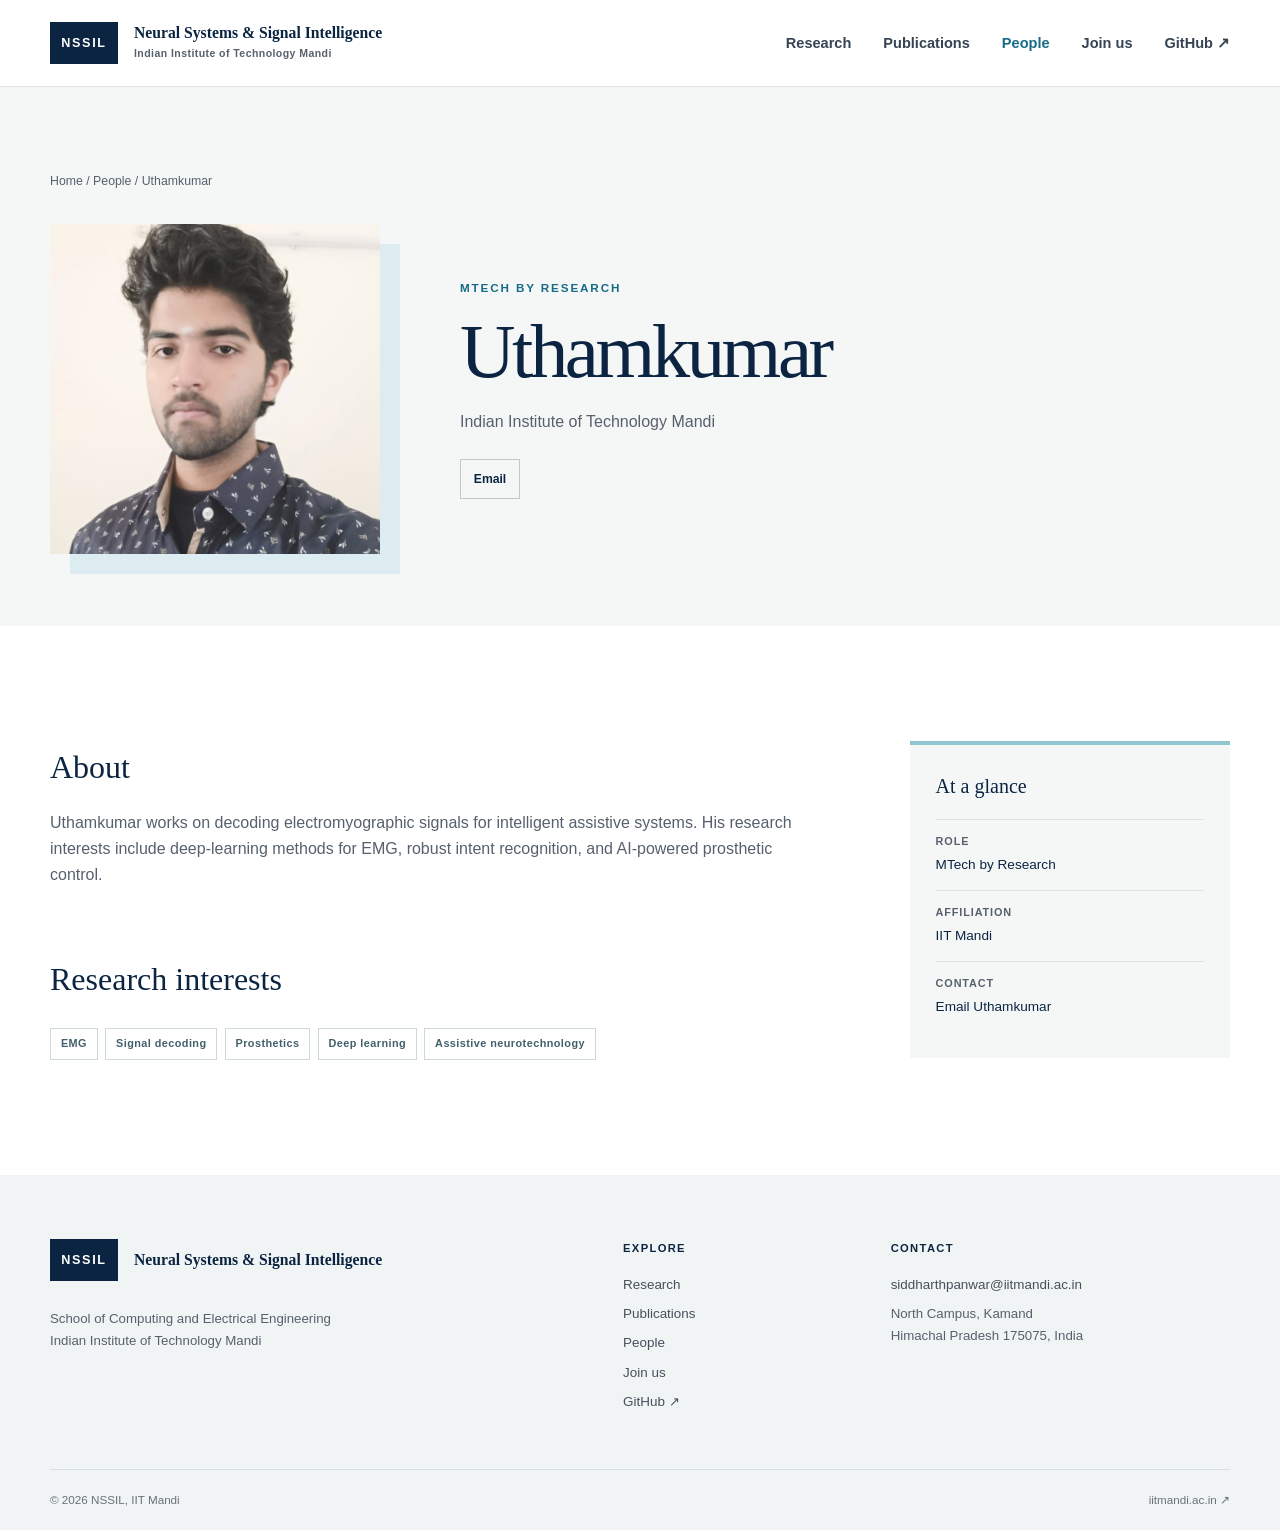
<file: people/uthamkumar.html>
<!doctype html>
<html lang="en"><head>
  <meta charset="utf-8"><meta name="viewport" content="width=device-width, initial-scale=1"><meta name="description" content="Uthamkumar, MTech by Research student at NSSIL, IIT Mandi, working on EMG decoding and intelligent prosthetics."><meta property="og:title" content="Uthamkumar — NSSIL"><meta property="og:description" content="MTech by Research student working on EMG decoding, AI-powered prosthetics, and deep learning."><meta property="og:type" content="profile"><meta property="og:url" content="https://labs.siddharthpanwar.com/people/uthamkumar.html"><meta property="og:image" content="https://labs.siddharthpanwar.com/utham.jpeg"><title>Uthamkumar — NSSIL</title><link rel="stylesheet" href="../styles.css">
</head><body>
  <a class="skip-link" href="#main">Skip to content</a>
  <header class="site-header"><div class="shell header-inner"><a class="brand" href="../index.html" aria-label="NSSIL home"><span class="brand-mark">NSSIL</span><span class="brand-copy">Neural Systems &amp; Signal Intelligence<br><small>Indian Institute of Technology Mandi</small></span></a><nav class="desktop-nav" aria-label="Primary navigation"><a href="../research.html">Research</a><a href="../publications.html">Publications</a><a href="../people.html" aria-current="page">People</a><a href="../join.html">Join us</a><a href="https://github.com/NSSIL" aria-label="NSSIL on GitHub">GitHub <span aria-hidden="true">↗</span></a></nav><details class="mobile-nav"><summary aria-label="Open navigation">Menu</summary><nav aria-label="Mobile navigation"><a href="../research.html">Research</a><a href="../publications.html">Publications</a><a href="../people.html" aria-current="page">People</a><a href="../join.html">Join us</a><a href="https://github.com/NSSIL" aria-label="NSSIL on GitHub">GitHub <span aria-hidden="true">↗</span></a></nav></details></div></header>
  <main id="main"><section class="profile-hero"><div class="shell"><p class="breadcrumb"><a href="../index.html">Home</a> / <a href="../people.html">People</a> / Uthamkumar</p><div class="profile-grid"><img class="profile-photo" src="../utham.jpeg" alt="Uthamkumar"><div><p class="eyebrow">MTech by Research</p><h1>Uthamkumar</h1><p class="profile-role">Indian Institute of Technology Mandi</p><div class="profile-links"><a href="mailto:uthamkumar.work@gmail.com">Email</a></div></div></div></div></section>
  <section class="section"><div class="shell profile-layout"><div class="profile-main"><section><h2>About</h2><p>Uthamkumar works on decoding electromyographic signals for intelligent assistive systems. His research interests include deep-learning methods for EMG, robust intent recognition, and AI-powered prosthetic control.</p></section><section><h2>Research interests</h2><div class="topic-list"><span>EMG</span><span>Signal decoding</span><span>Prosthetics</span><span>Deep learning</span><span>Assistive neurotechnology</span></div></section></div><aside class="profile-side"><h2>At a glance</h2><ul class="detail-list"><li><small>Role</small><span>MTech by Research</span></li><li><small>Affiliation</small><span>IIT Mandi</span></li><li><small>Contact</small><a href="mailto:uthamkumar.work@gmail.com">Email Uthamkumar</a></li></ul></aside></div></section></main>
  <footer class="site-footer"><div class="shell footer-grid"><div><a class="brand footer-brand" href="../index.html"><span class="brand-mark">NSSIL</span><span class="brand-copy">Neural Systems &amp; Signal Intelligence</span></a><p>School of Computing and Electrical Engineering<br>Indian Institute of Technology Mandi</p></div><div><h2>Explore</h2><a href="../research.html">Research</a><a href="../publications.html">Publications</a><a href="../people.html">People</a><a href="../join.html">Join us</a><a href="https://github.com/NSSIL" aria-label="NSSIL on GitHub">GitHub <span aria-hidden="true">↗</span></a></div><div><h2>Contact</h2><a href="mailto:siddharthpanwar@iitmandi.ac.in">siddharthpanwar@iitmandi.ac.in</a><p>North Campus, Kamand<br>Himachal Pradesh 175075, India</p></div></div><div class="shell footer-bottom"><span>© 2026 NSSIL, IIT Mandi</span><a href="https://www.iitmandi.ac.in/">iitmandi.ac.in ↗</a></div></footer>
</body></html>
</file>
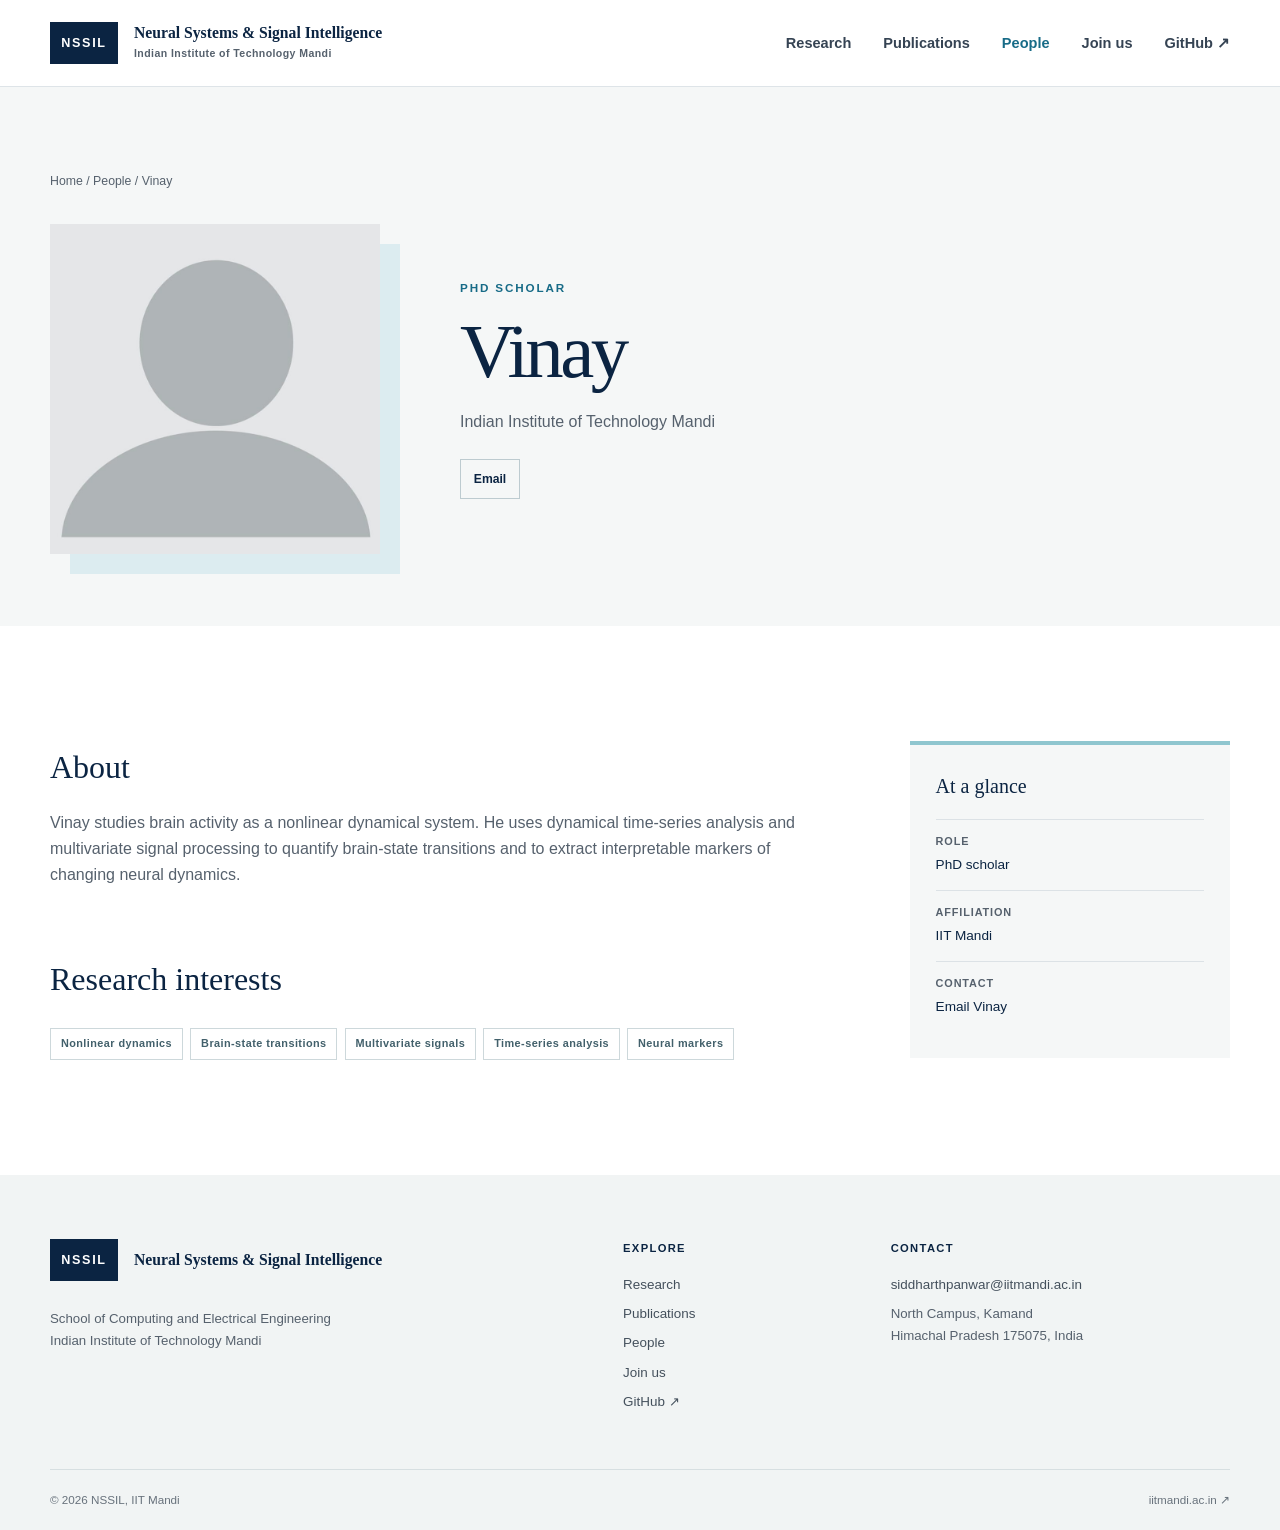
<file: people/vinay.html>
<!doctype html>
<html lang="en"><head>
  <meta charset="utf-8"><meta name="viewport" content="width=device-width, initial-scale=1"><meta name="description" content="Vinay, PhD scholar at NSSIL, IIT Mandi, working on nonlinear dynamics and brain-state transitions."><meta property="og:title" content="Vinay — NSSIL"><meta property="og:description" content="PhD scholar studying nonlinear dynamical systems, multivariate signals, and brain-state transitions."><meta property="og:type" content="profile"><meta property="og:url" content="https://labs.siddharthpanwar.com/people/vinay.html"><meta property="og:image" content="https://labs.siddharthpanwar.com/vinay.jpeg"><title>Vinay — NSSIL</title><link rel="stylesheet" href="../styles.css">
</head><body>
  <a class="skip-link" href="#main">Skip to content</a>
  <header class="site-header"><div class="shell header-inner"><a class="brand" href="../index.html" aria-label="NSSIL home"><span class="brand-mark">NSSIL</span><span class="brand-copy">Neural Systems &amp; Signal Intelligence<br><small>Indian Institute of Technology Mandi</small></span></a><nav class="desktop-nav" aria-label="Primary navigation"><a href="../research.html">Research</a><a href="../publications.html">Publications</a><a href="../people.html" aria-current="page">People</a><a href="../join.html">Join us</a><a href="https://github.com/NSSIL" aria-label="NSSIL on GitHub">GitHub <span aria-hidden="true">↗</span></a></nav><details class="mobile-nav"><summary aria-label="Open navigation">Menu</summary><nav aria-label="Mobile navigation"><a href="../research.html">Research</a><a href="../publications.html">Publications</a><a href="../people.html" aria-current="page">People</a><a href="../join.html">Join us</a><a href="https://github.com/NSSIL" aria-label="NSSIL on GitHub">GitHub <span aria-hidden="true">↗</span></a></nav></details></div></header>
  <main id="main"><section class="profile-hero"><div class="shell"><p class="breadcrumb"><a href="../index.html">Home</a> / <a href="../people.html">People</a> / Vinay</p><div class="profile-grid"><img class="profile-photo" src="../vinay.jpeg" alt="Vinay"><div><p class="eyebrow">PhD scholar</p><h1>Vinay</h1><p class="profile-role">Indian Institute of Technology Mandi</p><div class="profile-links"><a href="mailto:d23036@students.iitmandi.ac.in">Email</a></div></div></div></div></section>
  <section class="section"><div class="shell profile-layout"><div class="profile-main"><section><h2>About</h2><p>Vinay studies brain activity as a nonlinear dynamical system. He uses dynamical time-series analysis and multivariate signal processing to quantify brain-state transitions and to extract interpretable markers of changing neural dynamics.</p></section><section><h2>Research interests</h2><div class="topic-list"><span>Nonlinear dynamics</span><span>Brain-state transitions</span><span>Multivariate signals</span><span>Time-series analysis</span><span>Neural markers</span></div></section></div><aside class="profile-side"><h2>At a glance</h2><ul class="detail-list"><li><small>Role</small><span>PhD scholar</span></li><li><small>Affiliation</small><span>IIT Mandi</span></li><li><small>Contact</small><a href="mailto:d23036@students.iitmandi.ac.in">Email Vinay</a></li></ul></aside></div></section></main>
  <footer class="site-footer"><div class="shell footer-grid"><div><a class="brand footer-brand" href="../index.html"><span class="brand-mark">NSSIL</span><span class="brand-copy">Neural Systems &amp; Signal Intelligence</span></a><p>School of Computing and Electrical Engineering<br>Indian Institute of Technology Mandi</p></div><div><h2>Explore</h2><a href="../research.html">Research</a><a href="../publications.html">Publications</a><a href="../people.html">People</a><a href="../join.html">Join us</a><a href="https://github.com/NSSIL" aria-label="NSSIL on GitHub">GitHub <span aria-hidden="true">↗</span></a></div><div><h2>Contact</h2><a href="mailto:siddharthpanwar@iitmandi.ac.in">siddharthpanwar@iitmandi.ac.in</a><p>North Campus, Kamand<br>Himachal Pradesh 175075, India</p></div></div><div class="shell footer-bottom"><span>© 2026 NSSIL, IIT Mandi</span><a href="https://www.iitmandi.ac.in/">iitmandi.ac.in ↗</a></div></footer>
</body></html>
</file>
<file: styles.css>
:root {
  --navy: #0b2442; --navy-2: #173b63; --blue: #176b87; --blue-soft: #dcecf0;
  --aqua: #8fc6cf; --ink: #17202a; --muted: #56616d; --line: #dce2e6;
  --paper: #ffffff; --wash: #f5f7f7; --warm: #f7f4ef;
  --serif: Georgia, 'Times New Roman', serif;
  --sans: Inter, ui-sans-serif, -apple-system, BlinkMacSystemFont, 'Segoe UI', sans-serif;
  --shadow: 0 20px 50px rgba(11, 36, 66, .09); --radius: 4px;
}
*, *::before, *::after { box-sizing: border-box; }
html { scroll-behavior: smooth; }
body { margin: 0; background: var(--paper); color: var(--ink); font-family: var(--sans); font-size: 16px; line-height: 1.65; -webkit-font-smoothing: antialiased; }
img { display: block; max-width: 100%; }
a { color: inherit; }
.skip-link { position: fixed; top: 0; left: 1rem; z-index: 999; padding: .75rem 1rem; background: var(--navy); color: #fff; transform: translateY(-110%); }
.skip-link:focus { transform: translateY(0); }
.shell { width: min(1180px, calc(100% - 48px)); margin-inline: auto; }
.site-header { position: sticky; top: 0; z-index: 50; border-bottom: 1px solid rgba(220, 226, 230, .92); background: rgba(255, 255, 255, .96); backdrop-filter: blur(12px); }
.header-inner { min-height: 86px; display: flex; align-items: center; justify-content: space-between; gap: 2rem; }
.brand { display: inline-flex; align-items: center; gap: 1rem; text-decoration: none; }
.brand-mark { display: grid; place-items: center; min-width: 68px; height: 42px; padding: 0 .55rem; background: var(--navy); color: #fff; font-size: .79rem; font-weight: 800; letter-spacing: .13em; }
.brand-copy { color: var(--navy); font-family: var(--serif); font-size: .98rem; font-weight: 700; line-height: 1.2; }
.brand-copy small { color: var(--muted); font-family: var(--sans); font-size: .66rem; font-weight: 600; letter-spacing: .04em; }
.desktop-nav { display: flex; align-items: center; gap: 2rem; }
.desktop-nav a, .mobile-nav a { color: #354353; font-size: .91rem; font-weight: 650; text-decoration: none; }
.desktop-nav a:hover, .desktop-nav a:focus-visible, .desktop-nav a[aria-current="page"] { color: var(--blue); }
.mobile-nav { display: none; position: relative; }
.mobile-nav summary { color: var(--navy); cursor: pointer; font-weight: 700; list-style: none; }
.mobile-nav summary::-webkit-details-marker { display: none; }
.mobile-nav nav { position: absolute; top: 2.2rem; right: 0; min-width: 210px; display: grid; padding: .5rem; border: 1px solid var(--line); background: #fff; box-shadow: var(--shadow); }
.mobile-nav a { padding: .75rem .9rem; }
.hero { position: relative; overflow: hidden; background: linear-gradient(90deg, rgba(11,36,66,.035) 1px, transparent 1px) 0 0 / 64px 64px, linear-gradient(rgba(11,36,66,.035) 1px, transparent 1px) 0 0 / 64px 64px, linear-gradient(135deg, #f9fbfb, #f4f7f6 58%, #edf5f6); }
.hero::after { content: ''; position: absolute; right: -150px; bottom: -260px; width: 560px; height: 560px; border: 90px solid rgba(143,198,207,.22); border-radius: 50%; }
.hero-grid { position: relative; z-index: 1; min-height: 650px; display: grid; grid-template-columns: minmax(0,1.55fr) minmax(320px,.8fr); align-items: center; gap: clamp(3rem,8vw,7rem); padding-block: 5.5rem; }
.eyebrow { margin: 0 0 1rem; color: var(--blue); font-size: .73rem; font-weight: 800; letter-spacing: .16em; text-transform: uppercase; }
.hero h1, .page-hero h1, .profile-hero h1 { max-width: 760px; margin: 0; color: var(--navy); font-family: var(--serif); font-size: clamp(3.7rem,7vw,6.5rem); font-weight: 400; letter-spacing: -.045em; line-height: .98; }
.hero h1 em { color: var(--blue); font-weight: 400; }
.lede { max-width: 690px; margin: 2rem 0 0; color: #41505f; font-family: var(--serif); font-size: clamp(1.18rem,2vw,1.5rem); line-height: 1.55; }
.button-row { display: flex; flex-wrap: wrap; gap: .8rem; margin-top: 2.2rem; }
.button { display: inline-flex; align-items: center; justify-content: center; min-height: 48px; padding: .78rem 1.25rem; border: 1px solid transparent; border-radius: var(--radius); font-size: .89rem; font-weight: 750; text-decoration: none; transition: background .2s ease,border-color .2s ease,transform .2s ease; }
.button:hover { transform: translateY(-2px); }
.button-primary { background: var(--navy); color: #fff; }
.button-primary:hover { background: var(--navy-2); }
.button-secondary { border-color: #aeb9c1; background: rgba(255,255,255,.5); color: var(--navy); }
.button-secondary:hover { border-color: var(--navy); background: #fff; }
.button-light { background: #fff; color: var(--navy); }
.hero-panel { align-self: end; margin-bottom: 1.2rem; padding: 2rem; border-top: 5px solid var(--aqua); background: #fff; box-shadow: var(--shadow); }
.panel-kicker { margin: 0 0 1.2rem; color: var(--muted); font-size: .72rem; font-weight: 800; letter-spacing: .14em; text-transform: uppercase; }
.focus-list { margin: 0; padding: 0; list-style: none; }
.focus-list li { display: grid; grid-template-columns: 36px 1fr; gap: .7rem; padding: 1rem 0; border-top: 1px solid var(--line); }
.focus-list li:last-child { padding-bottom: 0; }
.focus-list span { color: var(--blue); font-size: .74rem; font-weight: 750; }
.focus-list strong { color: var(--navy); font-family: var(--serif); font-size: 1.05rem; }
.bulletin { overflow: hidden; border-block: 1px solid #c9dce0; background: var(--blue-soft); }
.bulletin-inner { display: grid; grid-template-columns: 1fr auto; align-items: center; gap: .8rem 1.5rem; padding-block: 1rem; }
.bulletin-heading { grid-column: 1; grid-row: 1; display: flex; align-items: center; gap: .65rem; white-space: nowrap; }
.bulletin-heading strong { color: var(--navy); font-size: .73rem; letter-spacing: .1em; text-transform: uppercase; }
.bulletin-year { padding: .3rem .52rem; background: var(--navy); color: #fff; font-size: .66rem; font-weight: 800; letter-spacing: .1em; }
.bulletin-viewport { grid-column: 1 / -1; grid-row: 2; min-width: 0; height: 72px; overflow: hidden; border-top: 1px solid rgba(23, 107, 135, .2); }
.bulletin-track { display: block; width: 100%; animation: bulletin-scroll-vertical 30s linear infinite; will-change: transform; }
.bulletin-set { display: grid; grid-auto-rows: 72px; width: 100%; }
.bulletin-item { min-width: 0; display: flex; align-items: center; gap: .85rem; padding: .65rem .25rem; color: #294554; font-family: var(--serif); font-size: .95rem; line-height: 1.35; text-decoration: none; white-space: normal; overflow: hidden; }
.bulletin-item::before { content: ''; width: 6px; height: 6px; border-radius: 50%; background: var(--blue); }
.bulletin-item span { flex: none; color: var(--blue); font-family: var(--sans); font-size: .62rem; font-weight: 800; letter-spacing: .08em; text-transform: uppercase; }
a.bulletin-item:hover, a.bulletin-item:focus-visible { color: var(--blue); text-decoration: underline; text-underline-offset: 4px; }
.bulletin-all { grid-column: 2; grid-row: 1; color: var(--navy); font-size: .78rem; font-weight: 800; text-decoration: none; white-space: nowrap; }
.bulletin-all:hover { color: var(--blue); }
.bulletin:hover .bulletin-track, .bulletin:focus-within .bulletin-track { animation-play-state: paused; }
@keyframes bulletin-scroll-vertical { to { transform: translateY(-50%); } }
.section { padding-block: clamp(5rem,9vw,8rem); }
.section-tint { background: var(--wash); }
.section-heading { margin-bottom: 3rem; }
.section-heading h2, .cta-band h2, .content-main h2 { margin: 0; color: var(--navy); font-family: var(--serif); font-size: clamp(2.15rem,4.3vw,3.7rem); font-weight: 400; letter-spacing: -.035em; line-height: 1.08; }
.split-heading { display: grid; grid-template-columns: 1.1fr .8fr; align-items: end; gap: 6rem; }
.split-heading > p { max-width: 520px; margin: 0 0 .4rem; color: var(--muted); }
.heading-with-link { display: flex; align-items: end; justify-content: space-between; gap: 2rem; }
.text-link { color: var(--blue); font-size: .87rem; font-weight: 750; text-decoration: none; }
.text-link:hover { text-decoration: underline; text-underline-offset: 4px; }
.research-grid { display: grid; grid-template-columns: repeat(4,1fr); border: 1px solid var(--line); }
.research-card { min-height: 320px; display: flex; flex-direction: column; padding: 2rem; border-right: 1px solid var(--line); }
.research-card:last-child { border-right: 0; }
.research-card:hover { background: #fafcfc; }
.card-index { color: var(--blue); font-size: .7rem; font-weight: 800; letter-spacing: .1em; }
.research-card h3 { margin: 3.8rem 0 .8rem; color: var(--navy); font-family: var(--serif); font-size: 1.35rem; line-height: 1.2; }
.research-card p { margin: 0 0 1.5rem; color: var(--muted); font-size: .9rem; }
.research-card .text-link { margin-top: auto; }
.publication-list { border-top: 2px solid var(--navy); }
.publication-row { display: grid; grid-template-columns: 86px 1fr; gap: 2rem; padding: 2rem 0; border-bottom: 1px solid var(--line); }
.publication-year { padding-top: .2rem; color: var(--blue); font-size: .78rem; font-weight: 800; }
.publication-meta { margin: 0 0 .45rem!important; color: var(--blue)!important; font-size: .7rem!important; font-weight: 800; letter-spacing: .08em; text-transform: uppercase; }
.publication-row h3 { max-width: 900px; margin: 0 0 .5rem; color: var(--navy); font-family: var(--serif); font-size: clamp(1.18rem,2vw,1.45rem); line-height: 1.35; }
.publication-row h3 a { text-decoration: none; }
.publication-row h3 a:hover { color: var(--blue); }
.publication-row p { margin: 0; color: var(--muted); font-size: .88rem; }
.people-preview { display: grid; grid-template-columns: 1.25fr 1fr; gap: 5rem; align-items: start; }
.pi-preview { display: grid; grid-template-columns: 180px 1fr; gap: 2rem; align-items: center; }
.pi-preview img { width: 180px; aspect-ratio: 1; object-fit: cover; }
.role { margin: 0 0 .4rem; color: var(--blue)!important; font-size: .7rem!important; font-weight: 800; letter-spacing: .1em; text-transform: uppercase; }
.pi-preview h3 { margin: 0; color: var(--navy); font-family: var(--serif); font-size: 1.75rem; font-weight: 400; }
.pi-preview p { margin: .35rem 0 1rem; color: var(--muted); font-size: .9rem; }
.student-preview { display: grid; grid-template-columns: 1fr 1fr; gap: 1rem 1.7rem; }
.student-preview a { display: grid; grid-template-columns: 56px 1fr; gap: .85rem; align-items: center; padding-bottom: 1rem; border-bottom: 1px solid var(--line); text-decoration: none; }
.student-preview a:hover strong { color: var(--blue); }
.student-preview img { width: 56px; height: 56px; border-radius: 50%; object-fit: cover; }
.student-preview strong { display: block; color: var(--navy); font-family: var(--serif); font-size: 1rem; line-height: 1.25; }
.student-preview small { color: var(--muted); font-size: .73rem; }
.cta-band { padding-block: 4.5rem; background: var(--navy); color: #fff; }
.cta-inner { display: flex; align-items: center; justify-content: space-between; gap: 3rem; }
.cta-band .eyebrow { color: var(--aqua); }
.cta-band h2 { max-width: 750px; color: #fff; font-size: clamp(2rem,4vw,3.2rem); }
.site-footer { padding-top: 4rem; background: #f1f4f4; }
.footer-grid { display: grid; grid-template-columns: 1.5fr .6fr 1fr; gap: 4rem; padding-bottom: 3rem; }
.footer-brand { margin-bottom: 1.3rem; }
.footer-grid p { margin: .4rem 0; color: var(--muted); font-size: .83rem; }
.footer-grid h2 { margin: 0 0 1rem; color: var(--navy); font-size: .7rem; letter-spacing: .12em; text-transform: uppercase; }
.footer-grid > div:not(:first-child) a { display: block; width: fit-content; margin: .45rem 0; color: #44505c; font-size: .84rem; text-decoration: none; }
.footer-grid a:hover { color: var(--blue); }
.footer-bottom { display: flex; justify-content: space-between; gap: 2rem; padding-block: 1.3rem; border-top: 1px solid #d7dfe1; color: #68727c; font-size: .73rem; }
.footer-bottom a { text-decoration: none; }
.page-hero { padding-block: 5.5rem 4rem; border-bottom: 1px solid var(--line); background: var(--wash); }
.page-hero h1 { font-size: clamp(3.2rem,6vw,5.7rem); }
.page-hero .lede { max-width: 760px; }
.breadcrumb { margin-bottom: 2rem; color: var(--muted); font-size: .77rem; }
.breadcrumb a { text-decoration: none; }
.breadcrumb a:hover { color: var(--blue); }
.content-layout { display: grid; grid-template-columns: 240px 1fr; gap: 5rem; }
.sidebar-nav { position: sticky; top: 120px; align-self: start; border-top: 2px solid var(--navy); }
.sidebar-nav a { display: block; padding: .8rem 0; border-bottom: 1px solid var(--line); color: var(--muted); font-size: .82rem; font-weight: 700; text-decoration: none; }
.sidebar-nav a:hover { color: var(--blue); }
.content-main > section { scroll-margin-top: 120px; padding-bottom: 4rem; margin-bottom: 4rem; border-bottom: 1px solid var(--line); }
.content-main > section:last-child { padding-bottom: 0; margin-bottom: 0; border-bottom: 0; }
.content-main h2 { margin-bottom: 1.25rem; font-size: clamp(2rem,4vw,3rem); }
.content-main h3 { color: var(--navy); font-family: var(--serif); font-size: 1.35rem; font-weight: 400; }
.content-main p { color: var(--muted); }
.topic-list { display: flex; flex-wrap: wrap; gap: .45rem; margin-top: 1.4rem; }
.topic-list span { padding: .38rem .62rem; border: 1px solid #cdd8db; color: #42606b; font-size: .68rem; font-weight: 750; letter-spacing: .04em; }
.method-grid { display: grid; grid-template-columns: 1fr 1fr; gap: 1rem; margin-top: 2rem; }
.method-card { padding: 1.4rem; border: 1px solid var(--line); background: #fff; }
.method-card h3 { margin: 0 0 .4rem; font-size: 1.05rem; }
.method-card p { margin: 0; font-size: .84rem; }
.pi-card { display: grid; grid-template-columns: 260px 1fr; gap: 3rem; align-items: center; padding: 2.5rem; border: 1px solid var(--line); background: var(--wash); }
.pi-card img { width: 260px; aspect-ratio: 1; object-fit: cover; }
.pi-card h2 { margin: 0; color: var(--navy); font-family: var(--serif); font-size: 2.3rem; font-weight: 400; }
.pi-card p { color: var(--muted); }
.link-row { display: flex; flex-wrap: wrap; gap: 1.25rem; margin-top: 1.2rem; }
.people-grid { display: grid; grid-template-columns: repeat(3,1fr); gap: 2rem; }
.person-card { border: 1px solid var(--line); background: #fff; }
.person-card img { width: 100%; aspect-ratio: 1 / .88; object-fit: cover; object-position: center 27%; }
.person-card-body { padding: 1.45rem; }
.person-card h3 { margin: .25rem 0 .45rem; color: var(--navy); font-family: var(--serif); font-size: 1.55rem; font-weight: 400; }
.person-card h3 a { text-decoration: none; }
.person-card h3 a:hover { color: var(--blue); }
.person-card p { margin: 0; color: var(--muted); font-size: .84rem; }
.filter-note { display: flex; justify-content: space-between; gap: 2rem; align-items: end; margin-bottom: 2rem; }
.filter-note p { max-width: 560px; margin: 0; color: var(--muted); font-size: .88rem; }
.pub-group { margin-top: 4rem; }
.pub-group:first-child { margin-top: 0; }
.pub-group h2 { display: flex; align-items: center; gap: 1rem; margin: 0; color: var(--navy); font-family: var(--serif); font-size: 2rem; font-weight: 400; }
.pub-group h2::after { content: ''; flex: 1; height: 1px; background: var(--line); }
.publication-links { display: flex; flex-wrap: wrap; gap: 1rem; margin-top: .7rem; }
.publication-links a { color: var(--blue); font-size: .75rem; font-weight: 750; text-decoration: none; }
.profile-hero { padding-block: 4.5rem; background: var(--wash); }
.profile-grid { display: grid; grid-template-columns: 330px 1fr; align-items: center; gap: 5rem; }
.profile-photo { width: 330px; aspect-ratio: 1; object-fit: cover; object-position: center 25%; box-shadow: 20px 20px 0 var(--blue-soft); }
.profile-hero h1 { font-size: clamp(3rem,6vw,5.3rem); }
.profile-role { margin: 1.25rem 0 0; color: var(--muted); font-size: 1rem; }
.profile-links { display: flex; flex-wrap: wrap; gap: .7rem; margin-top: 1.5rem; }
.profile-links a { padding: .55rem .8rem; border: 1px solid #bdcbd0; color: var(--navy); font-size: .76rem; font-weight: 750; text-decoration: none; }
.profile-links a:hover { border-color: var(--blue); color: var(--blue); }
.profile-layout { display: grid; grid-template-columns: 1fr 320px; gap: 6rem; }
.profile-main h2, .profile-side h2 { margin: 0 0 1rem; color: var(--navy); font-family: var(--serif); font-size: 2rem; font-weight: 400; }
.profile-main > section { margin-bottom: 4rem; }
.profile-main > section:last-child { margin-bottom: 0; }
.profile-main p { color: var(--muted); }
.profile-side { align-self: start; padding: 1.6rem; border-top: 4px solid var(--aqua); background: var(--wash); }
.profile-side h2 { font-size: 1.25rem; }
.detail-list { margin: 0; padding: 0; list-style: none; }
.detail-list li { padding: .8rem 0; border-top: 1px solid var(--line); }
.detail-list small { display: block; color: var(--muted); font-size: .68rem; font-weight: 700; letter-spacing: .08em; text-transform: uppercase; }
.detail-list span, .detail-list a { color: var(--navy); font-size: .85rem; text-decoration: none; }
.compact-publications { border-top: 1px solid var(--line); }
.compact-publication { display: grid; grid-template-columns: 60px 1fr; gap: 1rem; padding: 1.35rem 0; border-bottom: 1px solid var(--line); }
.compact-publication time { color: var(--blue); font-size: .72rem; font-weight: 800; }
.compact-publication h3 { margin: 0 0 .3rem; color: var(--navy); font-family: var(--serif); font-size: 1.08rem; font-weight: 400; line-height: 1.35; }
.compact-publication h3 a { text-decoration: none; }
.compact-publication h3 a:hover { color: var(--blue); }
.compact-publication p { margin: 0; font-size: .78rem; }
.opportunity-grid { display: grid; grid-template-columns: 1fr 1fr; gap: 1.25rem; }
.opportunity { padding: 2rem; border: 1px solid var(--line); }
.opportunity h2 { margin: 0 0 .7rem; color: var(--navy); font-family: var(--serif); font-size: 1.55rem; font-weight: 400; }
.opportunity p { margin: 0; color: var(--muted); font-size: .9rem; }
.contact-box { display: grid; grid-template-columns: 1fr auto; gap: 3rem; align-items: center; margin-top: 3rem; padding: 2.3rem; background: var(--blue-soft); }
.contact-box h2 { margin: 0 0 .5rem; color: var(--navy); font-family: var(--serif); font-size: 2rem; font-weight: 400; }
.contact-box p { margin: 0; color: #47606a; }
@media (max-width: 980px) {
  .desktop-nav { display: none; } .mobile-nav { display: block; }
  .hero-grid { grid-template-columns: 1fr; min-height: auto; gap: 3.5rem; }
  .hero-panel { max-width: 520px; align-self: auto; margin: 0; }
  .split-heading { grid-template-columns: 1fr; gap: 1.3rem; }
  .research-grid { grid-template-columns: 1fr 1fr; }
  .research-card:nth-child(2) { border-right: 0; }
  .research-card:nth-child(-n+2) { border-bottom: 1px solid var(--line); }
  .people-preview { grid-template-columns: 1fr; gap: 3rem; }
  .footer-grid { grid-template-columns: 1fr 1fr; }
  .footer-grid > div:first-child { grid-column: 1/-1; }
  .content-layout, .profile-layout { grid-template-columns: 1fr; gap: 3rem; }
  .sidebar-nav { position: static; display: flex; flex-wrap: wrap; gap: .6rem 1.2rem; border-top: 0; }
  .sidebar-nav a { padding: 0; border: 0; }
  .profile-grid { grid-template-columns: 260px 1fr; gap: 3rem; }
  .profile-photo { width: 260px; }
}
@media (max-width: 720px) {
  .shell { width: min(100% - 32px,1180px); }
  .header-inner { min-height: 72px; }
  .brand-mark { min-width: 61px; height: 38px; }
  .header-inner .brand-copy { display: none; }
  .hero-grid { padding-block: 4.5rem; }
  .hero h1 { font-size: clamp(3.1rem,16vw,4.6rem); }
  .hero::after { right: -310px; }
  .bulletin-inner { gap: .8rem 1rem; padding-block: 1rem; }
  .bulletin-viewport { height: 104px; }
  .bulletin-set { grid-auto-rows: 104px; }
  .bulletin-item { align-items: center; padding: .8rem 0; font-size: .86rem; }
  .section { padding-block: 4.5rem; }
  .heading-with-link { align-items: start; flex-direction: column; }
  .research-grid { grid-template-columns: 1fr; }
  .research-card { min-height: 250px; border-right: 0; border-bottom: 1px solid var(--line); }
  .research-card:last-child { border-bottom: 0; }
  .research-card h3 { margin-top: 2.5rem; }
  .publication-row { grid-template-columns: 1fr; gap: .35rem; }
  .pi-preview { grid-template-columns: 110px 1fr; gap: 1.25rem; align-items: start; }
  .pi-preview img { width: 110px; }
  .student-preview { grid-template-columns: 1fr; }
  .cta-inner { align-items: start; flex-direction: column; }
  .footer-grid { grid-template-columns: 1fr; gap: 2.4rem; }
  .footer-grid > div:first-child { grid-column: auto; }
  .footer-bottom { flex-direction: column; gap: .4rem; }
  .page-hero { padding-block: 4rem 3rem; }
  .method-grid, .people-grid, .opportunity-grid { grid-template-columns: 1fr; }
  .pi-card { grid-template-columns: 1fr; padding: 1.4rem; }
  .pi-card img { width: 100%; max-width: 340px; }
  .profile-grid { grid-template-columns: 1fr; gap: 3rem; }
  .profile-photo { width: min(100%,330px); }
  .profile-hero h1 { font-size: clamp(3rem,15vw,4.3rem); }
  .contact-box { grid-template-columns: 1fr; gap: 1.5rem; }
}
@media (prefers-reduced-motion: reduce) {
  html { scroll-behavior: auto; }
  *, *::before, *::after { transition: none!important; }
  .bulletin-viewport { overflow: hidden; }
  .bulletin-track { animation: none; transform: none; }
  .bulletin-set[aria-hidden="true"] { display: none; }
}
</file>
<file: people/nalin-dhiman.css>
/* A self-contained palette and layout, used only by Nalin's profile. */
html.nalin-profile {
  color-scheme: dark;
  background: var(--nd-ground);
  --nd-ground: #3c1827;
  --nd-ink: #f3e8dc;
  --nd-soft: #ddc8c5;
  --nd-muted: #c5a5ad;
  --nd-rule: #69414e;
  --nd-maze-line: #b68c9b;
  --nd-sans: 'Helvetica Neue', Arial, sans-serif;
  --nd-serif: 'Iowan Old Style', 'Palatino Linotype', 'Book Antiqua', Georgia, serif;
}
.nalin-page { margin: 0; background: var(--nd-ground); color: var(--nd-ink); font-family: var(--nd-sans); -webkit-font-smoothing: antialiased; }
.nalin-page *, .nalin-page *::before, .nalin-page *::after { box-sizing: border-box; }
.nalin-page ::selection { background: var(--nd-ink); color: var(--nd-ground); }
.nalin-page a { color: inherit; text-decoration: none; }
.nalin-page a:hover { text-decoration: underline; text-underline-offset: 5px; }
.nalin-page :focus-visible { outline: 1px solid var(--nd-ink); outline-offset: 7px; }
.nalin-page .nd-page { width: min(1120px, calc(100% - 112px)); min-height: 100vh; min-height: 100svh; margin-inline: auto; display: flex; flex-direction: column; }
.nalin-page .nd-header { min-height: 108px; display: flex; align-items: center; justify-content: space-between; gap: 24px; }
.nalin-page .nd-wordmark { font-size: .76rem; letter-spacing: .13em; }
.nalin-page .nd-wordmark > span:first-child { margin-inline: 10px; color: var(--nd-muted); }
.nalin-page .nd-institute { color: var(--nd-muted); font-size: .72rem; letter-spacing: .02em; }
.nalin-page .nd-back { display: inline-flex; align-items: center; gap: 12px; min-height: 44px; font-size: .76rem; color: var(--nd-soft); }
.nalin-page .nd-content { flex: 1; min-width: 0; }
.nalin-page .nd-main { display: grid; grid-template-columns: minmax(0, 1fr) 336px; align-items: center; gap: clamp(40px, 6vw, 100px); padding-block: 70px 100px; }
.nalin-page .nd-copy { padding-bottom: 12px; }
.nalin-page .nd-eyebrow { margin: 0 0 25px; color: var(--nd-muted); font-size: .64rem; line-height: 1.5; font-weight: 400; letter-spacing: .18em; text-transform: uppercase; }
.nalin-page h1 { margin: 0 0 30px; font-family: var(--nd-serif); font-size: clamp(3.15rem, 6.5vw, 5.8rem); font-weight: 400; line-height: 1.06; letter-spacing: -.055em; }
.nalin-page .nd-period { color: var(--nd-muted); }
.nalin-page .nd-work { max-width: 46ch; margin: 0; color: var(--nd-soft); font-size: 1rem; line-height: 1.9; }
.nalin-page .nd-question { margin-top: 52px; }
.nalin-page .nd-question h2 { margin: 0 0 15px; color: var(--nd-muted); font-size: .61rem; line-height: 1.5; font-weight: 400; letter-spacing: .18em; text-transform: uppercase; }
.nalin-page .nd-question p { margin: 0; font-family: var(--nd-serif); font-size: clamp(1.4rem, 2.1vw, 1.8rem); font-weight: 400; line-height: 1.5; letter-spacing: -.01em; }
.nalin-page .nd-portrait { width: 100%; aspect-ratio: 432 / 528; margin: 0; isolation: isolate; position: relative; }
.nalin-page .nd-maze { position: relative; width: 100%; aspect-ratio: 432 / 528; background: var(--nd-ground); isolation: isolate; }
.nalin-page .nd-maze.is-ready { touch-action: none; cursor: crosshair; user-select: none; -webkit-user-select: none; -webkit-tap-highlight-color: transparent; }
.nalin-page .nd-maze-drawing { display: block; width: 100%; height: 100%; transition: opacity .7s ease; }
.nalin-page .nd-neural-branches { fill: none; stroke: var(--nd-maze-line); stroke-width: .5; stroke-linecap: round; stroke-linejoin: round; }
.nalin-page .nd-neural-junctions { fill: var(--nd-maze-line); }
.nalin-page .nd-neural-soma { fill: none; stroke: var(--nd-maze-line); stroke-width: .6; }
.nalin-page .nd-maze-trail { fill: none; stroke: var(--nd-ink); stroke-width: .95; stroke-linecap: round; stroke-linejoin: round; }
.nalin-page .nd-maze-goal { fill: none; stroke: var(--nd-ink); stroke-width: .8; }
.nalin-page .nd-maze-dot { fill: var(--nd-ink); }
.nalin-page .nd-portrait-photo { display: block; position: absolute; inset: 0; width: 100%; height: 100%; object-fit: cover; object-position: center 44%; filter: grayscale(1); mix-blend-mode: luminosity; opacity: 0; transition: opacity .8s ease; pointer-events: none; }
.nalin-page .nd-maze[data-state='revealed'] { cursor: default; touch-action: auto; }
.nalin-page .nd-maze[data-state='revealed'] .nd-portrait-photo { opacity: .9; }
.nalin-page .nd-maze[data-state='revealed'] .nd-maze-drawing { opacity: 0; }
.nalin-page .nd-expand { position: absolute; right: -4px; bottom: -12px; width: 44px; height: 44px; display: grid; place-items: center; padding: 10px; border: 0; color: var(--nd-muted); background: transparent; cursor: pointer; }
.nalin-page .nd-expand[hidden] { display: none; }
.nalin-page .nd-expand:hover { color: var(--nd-ink); }
.nalin-page .nd-expand svg { width: 18px; height: 18px; fill: none; stroke: currentColor; stroke-width: 1; }
.nalin-page .nd-maze-viewer { width: min(1040px, calc(100% - 32px)); height: min(940px, calc(100svh - 32px)); max-width: none; max-height: none; padding: 16px; border: 1px solid var(--nd-rule); color: var(--nd-ink); background: var(--nd-ground); overflow: hidden; }
.nalin-page .nd-maze-viewer[open] { display: flex; flex-direction: column; }
.nalin-page .nd-maze-viewer::backdrop { background: #0009; }
html.nalin-profile.nd-viewer-open { overflow: hidden; }
.nalin-page .nd-viewer-toolbar { display: flex; align-items: center; justify-content: space-between; flex: 0 0 48px; }
.nalin-page .nd-zoom-controls { display: flex; align-items: center; gap: 8px; }
.nalin-page .nd-viewer-toolbar button { display: grid; place-items: center; min-width: 44px; min-height: 44px; padding: 4px; border: 1px solid var(--nd-rule); color: var(--nd-ink); background: transparent; font: 1.35rem var(--nd-sans); cursor: pointer; }
.nalin-page .nd-viewer-toolbar button:disabled { opacity: .35; cursor: default; }
.nalin-page .nd-viewer-toolbar output { min-width: 46px; color: var(--nd-soft); text-align: center; font-size: .7rem; font-variant-numeric: tabular-nums; }
.nalin-page .nd-viewer-scroll { flex: 1; min-height: 0; overflow: auto; overscroll-behavior: contain; scrollbar-color: var(--nd-maze-line) var(--nd-ground); }
.nalin-page .nd-viewer-mount { display: grid; place-items: center; width: max-content; min-width: 100%; min-height: 100%; padding: 24px; }
.nalin-page .nd-interests, .nalin-page .nd-publications { display: grid; grid-template-columns: 230px minmax(0, 1fr); gap: 56px; border-top: 1px solid var(--nd-rule); padding-block: 58px 72px; }
.nalin-page .nd-interests > h2 { margin: 0; font-family: var(--nd-serif); font-size: 1.8rem; line-height: 1.3; font-weight: 400; letter-spacing: -.02em; }
.nalin-page .nd-interests-copy { max-width: 66ch; color: var(--nd-soft); font-size: .95rem; line-height: 1.9; }
.nalin-page .nd-interests-copy p { margin: 0; }
.nalin-page .nd-interests-copy p + p { margin-top: 20px; }
.nalin-page .nd-interests-copy .nd-hobbies { margin-top: 28px; color: var(--nd-muted); font-size: .8rem; }
.nalin-page .nd-hobbies span { color: var(--nd-soft); }
.nalin-page .nd-poems-link { color: var(--nd-ink); text-decoration: underline; text-decoration-color: var(--nd-muted); text-underline-offset: 4px; }
.nalin-page .nd-publication-heading h2 { margin: 14px 0 0; font-family: var(--nd-serif); font-size: 1.8rem; line-height: 1.3; font-weight: 400; letter-spacing: -.02em; }
.nalin-page .nd-scholar-link { display: inline-flex; align-items: center; gap: 6px; min-height: 44px; margin-top: 8px; color: var(--nd-soft); font-size: .72rem; text-decoration: underline; text-decoration-color: var(--nd-rule); text-underline-offset: 4px; }
.nalin-page .nd-publication-list { list-style: none; padding: 0; margin: 0; }
.nalin-page .nd-publication-list li { display: grid; grid-template-columns: 22px minmax(0, 1fr); gap: 18px; padding-block: 18px; }
.nalin-page .nd-publication-list li + li { border-top: 1px solid var(--nd-rule); }
.nalin-page .nd-publication-number { padding-top: 5px; color: var(--nd-muted); font-size: .6rem; font-variant-numeric: tabular-nums; }
.nalin-page .nd-publication-list h3 { margin: 0; font-size: 1rem; line-height: 1.65; font-weight: 400; }
.nalin-page .nd-publication-list h3 a { text-decoration: underline; text-decoration-color: transparent; text-underline-offset: 4px; }
.nalin-page .nd-publication-list h3 a:hover { text-decoration-color: currentColor; }
.nalin-page .nd-publication-list p { margin: 8px 0 0; color: var(--nd-muted); font-size: .69rem; line-height: 1.6; }
.nalin-page .nd-footer { padding-block: 24px 30px; border-top: 1px solid var(--nd-rule); color: var(--nd-muted); font-size: .65rem; line-height: 1.7; letter-spacing: .035em; }
.nalin-page .nd-footer a { display: inline-block; padding-block: 8px; }
.nalin-page .nd-sr-only { position: absolute; width: 1px; height: 1px; padding: 0; margin: -1px; overflow: hidden; clip-path: inset(50%); white-space: nowrap; border: 0; }
.nalin-page .nd-skip { position: fixed; z-index: 5; top: 12px; left: 12px; padding: 12px 16px; background: var(--nd-ink); color: var(--nd-ground); transform: translateY(-180%); }
.nalin-page .nd-skip:focus { transform: translateY(0); }
@media (min-width: 1440px) {
  .nalin-page .nd-main { gap: 112px; }
}
@media (max-width: 960px) {
  .nalin-page .nd-page { width: calc(100% - 72px); }
  .nalin-page .nd-main { grid-template-columns: minmax(0, 1fr) 280px; gap: 36px; padding-block: 54px 76px; }
  .nalin-page h1 { font-size: 3.8rem; }
  .nalin-page .nd-desktop-break { display: none; }
  .nalin-page .nd-interests, .nalin-page .nd-publications { grid-template-columns: 170px minmax(0, 1fr); gap: 30px; }
}
@media (max-width: 700px) {
  .nalin-page .nd-page { width: calc(100% - 48px); }
  .nalin-page .nd-header { min-height: 84px; }
  .nalin-page .nd-main { grid-template-columns: 1fr; gap: 56px; padding-block: 48px 60px; }
  .nalin-page .nd-copy { padding: 0; }
  .nalin-page .nd-eyebrow { margin-bottom: 20px; }
  .nalin-page h1 { margin-bottom: 24px; font-size: clamp(2.85rem, 10.8vw, 4.4rem); }
  .nalin-page .nd-work { font-size: .95rem; line-height: 1.85; }
  .nalin-page .nd-question { margin-top: 36px; }
  .nalin-page .nd-question p { max-width: 26ch; font-size: 1.5rem; }
  .nalin-page .nd-portrait { width: min(100%, 336px); justify-self: center; }
  .nalin-page .nd-interests, .nalin-page .nd-publications { grid-template-columns: 1fr; gap: 22px; padding-block: 36px 48px; }
  .nalin-page .nd-interests-copy { font-size: .92rem; }
  .nalin-page .nd-publication-heading h2 { margin: 0; }
  .nalin-page .nd-publication-list li { gap: 10px; }
  .nalin-page .nd-publication-list h3 { font-size: .92rem; }
  .nalin-page .nd-footer { font-size: .6rem; }
}
@media (max-width: 480px) {
  .nalin-page .nd-maze-viewer { width: calc(100% - 12px); height: calc(100svh - 12px); padding: 8px; }
}
@media (prefers-reduced-motion: reduce) {
  .nalin-page .nd-maze-drawing, .nalin-page .nd-portrait-photo { transition: none; }
}
@media (forced-colors: active) {
  .nalin-page .nd-neural-branches, .nalin-page .nd-neural-soma, .nalin-page .nd-maze-goal { stroke: CanvasText; }
  .nalin-page .nd-neural-junctions { fill: CanvasText; }
  .nalin-page .nd-maze-trail { stroke: Highlight; }
  .nalin-page .nd-maze-dot { fill: Highlight; }
  .nalin-page .nd-portrait-photo { mix-blend-mode: normal; }
}
</file>
<file: people/nalin-poems.css>
/* Poetry uses Nalin's profile palette and serif, with a local Devanagari companion. */
@font-face {
  font-family: 'Nalin Devanagari';
  src: url('fonts/NotoSerifDevanagari-Regular.woff2') format('woff2');
  font-style: normal;
  font-weight: 400;
  font-display: swap;
}
.np-page { --np-hindi: 'Nalin Devanagari', 'Noto Serif Devanagari', serif; }
.np-page :lang(hi) { font-family: var(--np-hindi); font-weight: 400; letter-spacing: normal; }
.np-page .np-main { flex: 1; min-width: 0; padding-bottom: 80px; }
.np-page .np-intro { display: grid; grid-template-columns: minmax(0, 1fr) 236px; gap: 60px; align-items: center; padding-block: 64px 72px; }
.np-page .np-intro h1 { margin-bottom: 16px; font-size: clamp(3rem, 6.4vw, 5.4rem); }
.np-page .np-intro .nd-eyebrow { margin-bottom: 22px; }
.np-page .np-subtitle { margin: 0; color: var(--nd-soft); font-size: 1.3rem; line-height: 1.8; }
.np-page .np-intro-copy { margin: 22px 0 0; color: var(--nd-soft); font-size: .9rem; line-height: 1.8; }
.np-page .np-art { display: block; width: 100%; max-width: 236px; height: auto; color: var(--nd-maze-line); }
.np-page .np-language-nav { display: flex; flex-wrap: wrap; align-items: center; gap: 26px; border-top: 1px solid var(--nd-rule); padding-block: 16px 24px; }
.np-page .np-language-nav a { display: inline-flex; align-items: center; min-height: 44px; gap: 10px; font-size: .8rem; color: var(--nd-soft); }
.np-page .np-language-nav a:lang(hi) { font-size: .95rem; }
.np-page .np-language-nav .np-count { font: .6rem var(--nd-sans); color: var(--nd-muted); }
.np-page .np-language-section { padding-top: 30px; scroll-margin-top: 24px; }
.np-page .np-language-section + .np-language-section { padding-top: 76px; }
.np-page .np-section-heading { display: flex; align-items: baseline; gap: 16px; margin-bottom: 24px; }
.np-page .np-section-heading h2 { margin: 0; color: var(--nd-ink); font: 400 1.8rem/1.5 var(--nd-serif); }
.np-page .np-section-heading h2:lang(hi) { font-family: var(--np-hindi); font-size: 1.5rem; }
.np-page .np-section-heading > span { color: var(--nd-muted); font-size: .67rem; }
.np-page .np-poem { border-top: 1px solid var(--nd-rule); scroll-margin-top: 24px; }
.np-page .np-poem:last-child { border-bottom: 1px solid var(--nd-rule); }
.np-page .np-poem > summary { display: grid; grid-template-columns: 26px minmax(0, 1fr) 44px; align-items: baseline; gap: 22px; min-height: 84px; padding-block: 22px; cursor: pointer; list-style: none; }
.np-page .np-poem > summary::-webkit-details-marker { display: none; }
.np-page .np-poem > summary::marker { content: ''; }
.np-page .np-poem > summary::after { content: '+'; grid-column: 3; grid-row: 1; align-self: center; justify-self: center; color: var(--nd-muted); font: 300 1.4rem/1 var(--nd-sans); }
.np-page .np-poem[open] > summary::after { content: '−'; }
.np-page .np-poem > summary:hover h3 { color: var(--nd-ink); }
.np-page .np-number { color: var(--nd-muted); font: .63rem var(--nd-sans); font-variant-numeric: tabular-nums; }
.np-page .np-poem h3 { margin: 0; color: var(--nd-soft); font: 400 1.6rem/1.6 var(--nd-serif); }
.np-page .np-poem:lang(hi) h3 { font-family: var(--np-hindi); font-size: 1.4rem; line-height: 1.9; }
.np-page .np-poem[open] h3 { color: var(--nd-ink); }
.np-page .np-poem-body { display: grid; grid-template-columns: minmax(0, 1fr) 200px; column-gap: 76px; align-items: start; padding: 20px 0 56px 48px; }
.np-page .np-verse { min-width: 0; color: var(--nd-ink); font: 400 1.17rem/1.85 var(--nd-serif); }
.np-page .np-poem:lang(hi) .np-verse { font-family: var(--np-hindi); font-size: 1.08rem; line-height: 2.05; }
.np-page .np-stanza { margin: 0; }
.np-page .np-stanza + .np-stanza { margin-top: 1.5em; }
.np-page .np-line { display: block; padding-left: 1.2em; text-indent: -1.2em; overflow-wrap: break-word; }
.np-page .np-signature { margin: 34px 0 0; color: var(--nd-muted); font: .73rem/1.8 var(--nd-sans); }
.np-page .np-poem:lang(hi) .np-signature { font-family: var(--np-hindi); font-size: .85rem; }
.np-page .np-poem-body .np-art { margin-top: 10px; }
.np-page .np-reading-end { grid-column: 1 / -1; margin-top: 26px; }
.np-page .np-close { min-height: 44px; padding: 8px 0; border: 0; color: var(--nd-muted); background: transparent; font: .7rem var(--nd-sans); text-decoration: underline; text-decoration-color: var(--nd-rule); text-underline-offset: 4px; cursor: pointer; }
.np-page .np-close:lang(hi) { font-family: var(--np-hindi); font-size: .82rem; }
.np-page .np-close:hover { color: var(--nd-ink); }
.np-page .np-close[hidden] { display: none; }
.np-page .np-footer { display: flex; justify-content: space-between; gap: 24px; }
@media (max-width: 960px) {
  .np-page .np-intro { grid-template-columns: minmax(0, 1fr) 180px; gap: 36px; }
  .np-page .np-poem-body { grid-template-columns: minmax(0, 1fr) 140px; column-gap: 36px; }
}
@media (max-width: 700px) {
  .np-page .np-main { padding-bottom: 48px; }
  .np-page .np-intro { grid-template-columns: minmax(0, 1fr) 100px; align-items: start; gap: 12px; padding-block: 42px 44px; }
  .np-page .np-intro h1 { font-size: clamp(2.5rem, 9vw, 3.5rem); }
  .np-page .np-intro .np-art { margin-top: 6px; }
  .np-page .np-subtitle { font-size: 1.08rem; }
  .np-page .np-intro-copy { grid-column: 1 / -1; font-size: .82rem; }
  .np-page .np-language-nav { padding-bottom: 8px; }
  .np-page .np-section-heading h2 { font-size: 1.55rem; }
  .np-page .np-section-heading h2:lang(hi) { font-size: 1.35rem; }
  .np-page .np-poem > summary { grid-template-columns: 18px minmax(0, 1fr) 30px; gap: 10px; padding-block: 18px; }
  .np-page .np-poem h3 { font-size: 1.38rem; }
  .np-page .np-poem:lang(hi) h3 { font-size: 1.15rem; }
  .np-page .np-poem-body { grid-template-columns: minmax(0, 1fr); padding: 12px 0 38px; }
  .np-page .np-verse { font-size: 1.08rem; }
  .np-page .np-poem:lang(hi) .np-verse { font-size: 1rem; }
  .np-page .np-poem-body .np-art { width: 132px; justify-self: end; margin-top: 28px; }
  .np-page .np-reading-end { margin-top: 6px; }
  .np-page .np-language-section + .np-language-section { padding-top: 56px; }
}
@media print {
  html.nalin-profile { color-scheme: light; --nd-ground: #fff; --nd-ink: #111; --nd-soft: #222; --nd-muted: #444; --nd-rule: #ccc; }
  .np-page .nd-page { width: 100%; }
  .np-page .nd-header, .np-page .np-language-nav, .np-page .np-reading-end, .np-page .np-art, .np-page .np-footer { display: none; }
  .np-page .np-intro { display: block; padding-block: 0 24px; }
  .np-page .np-poem-body { display: block; padding: 16px 0; }
  .np-page .np-poem > summary::after { content: none; }
  .np-page .np-stanza { break-inside: avoid; }
}
</file>
